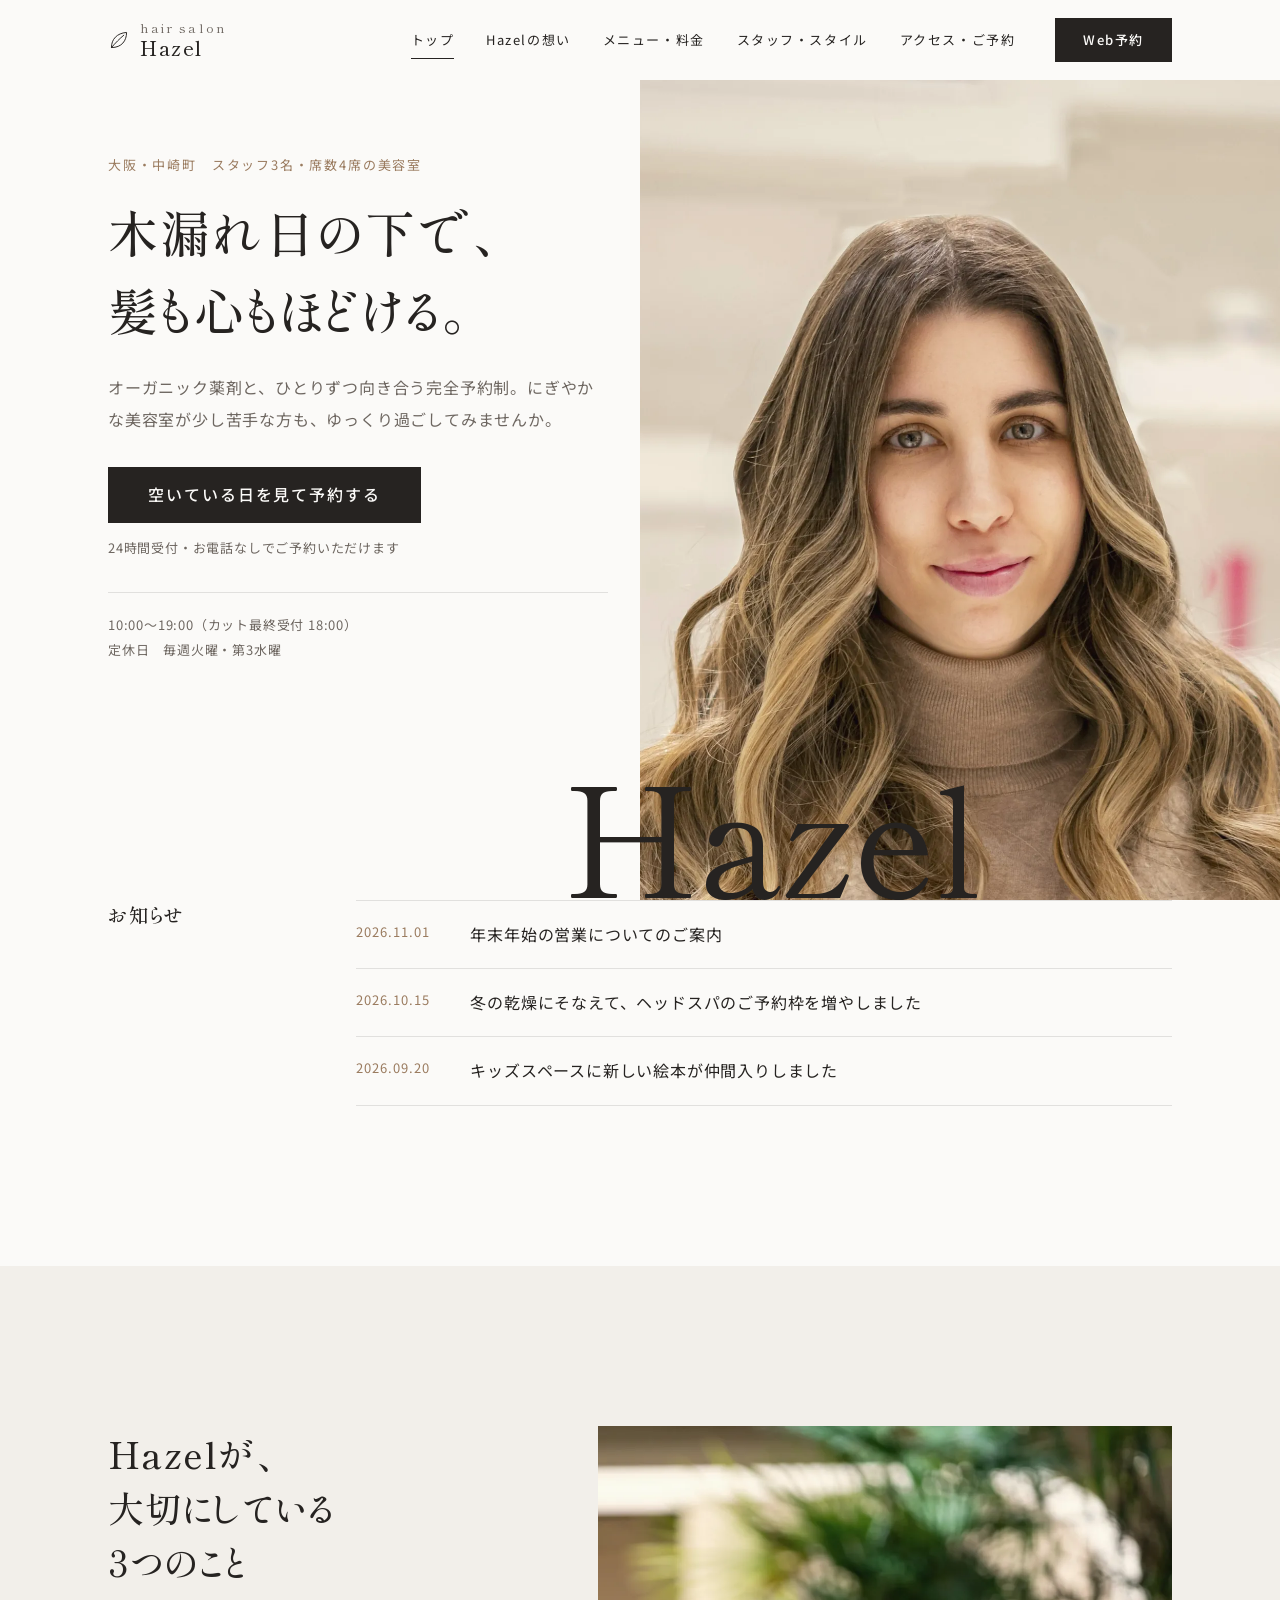
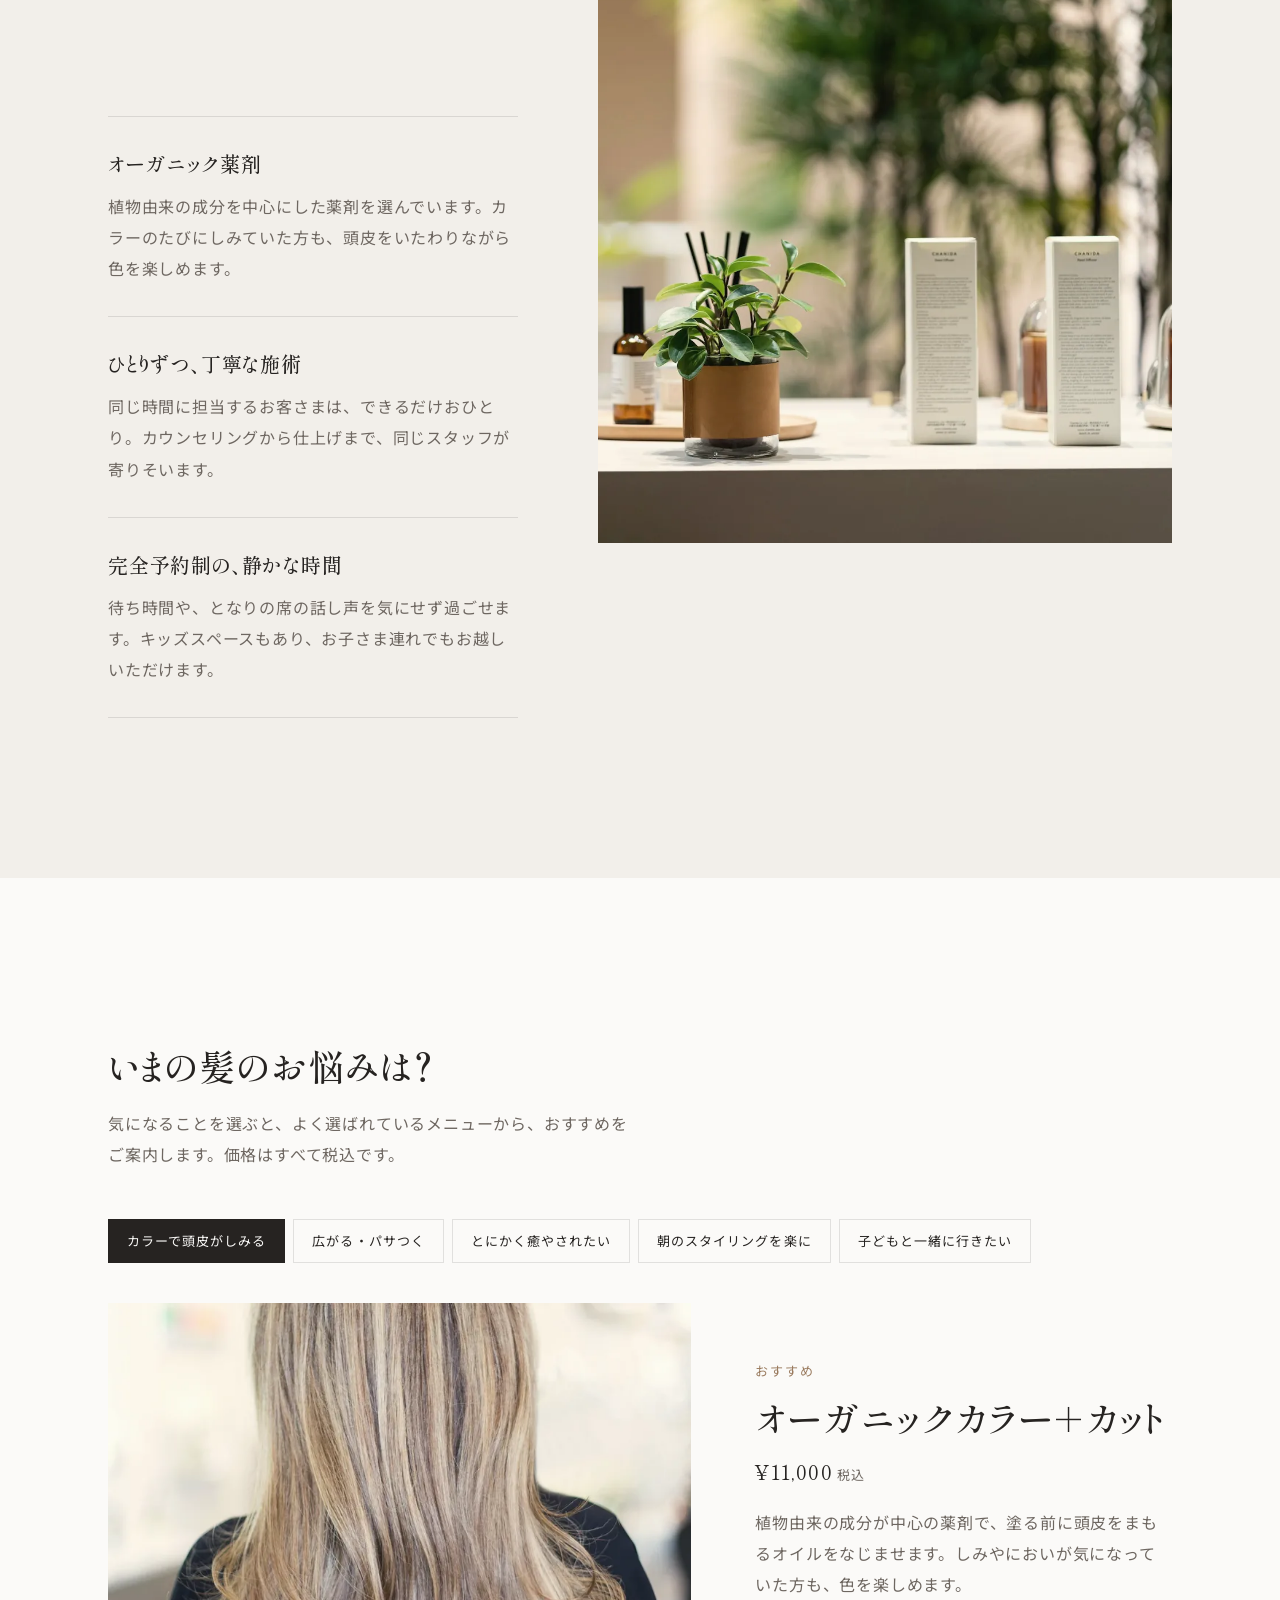
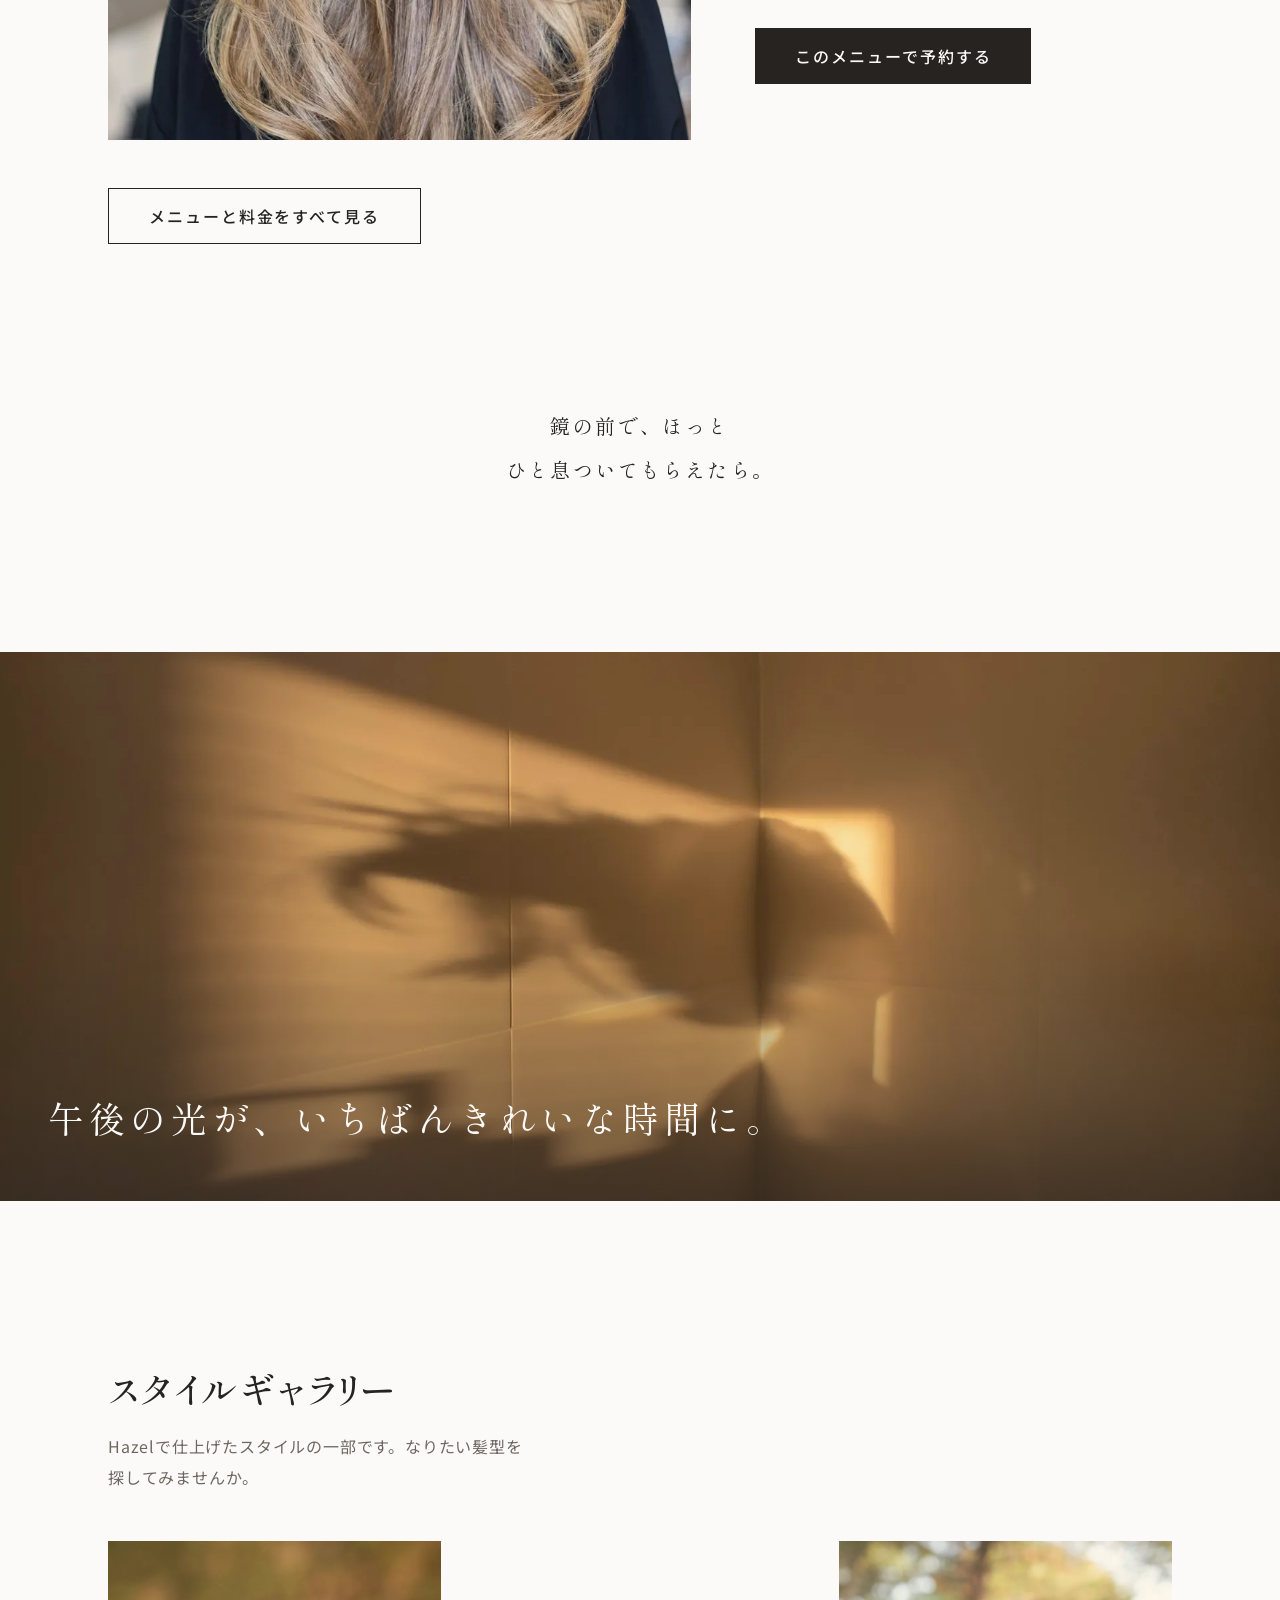
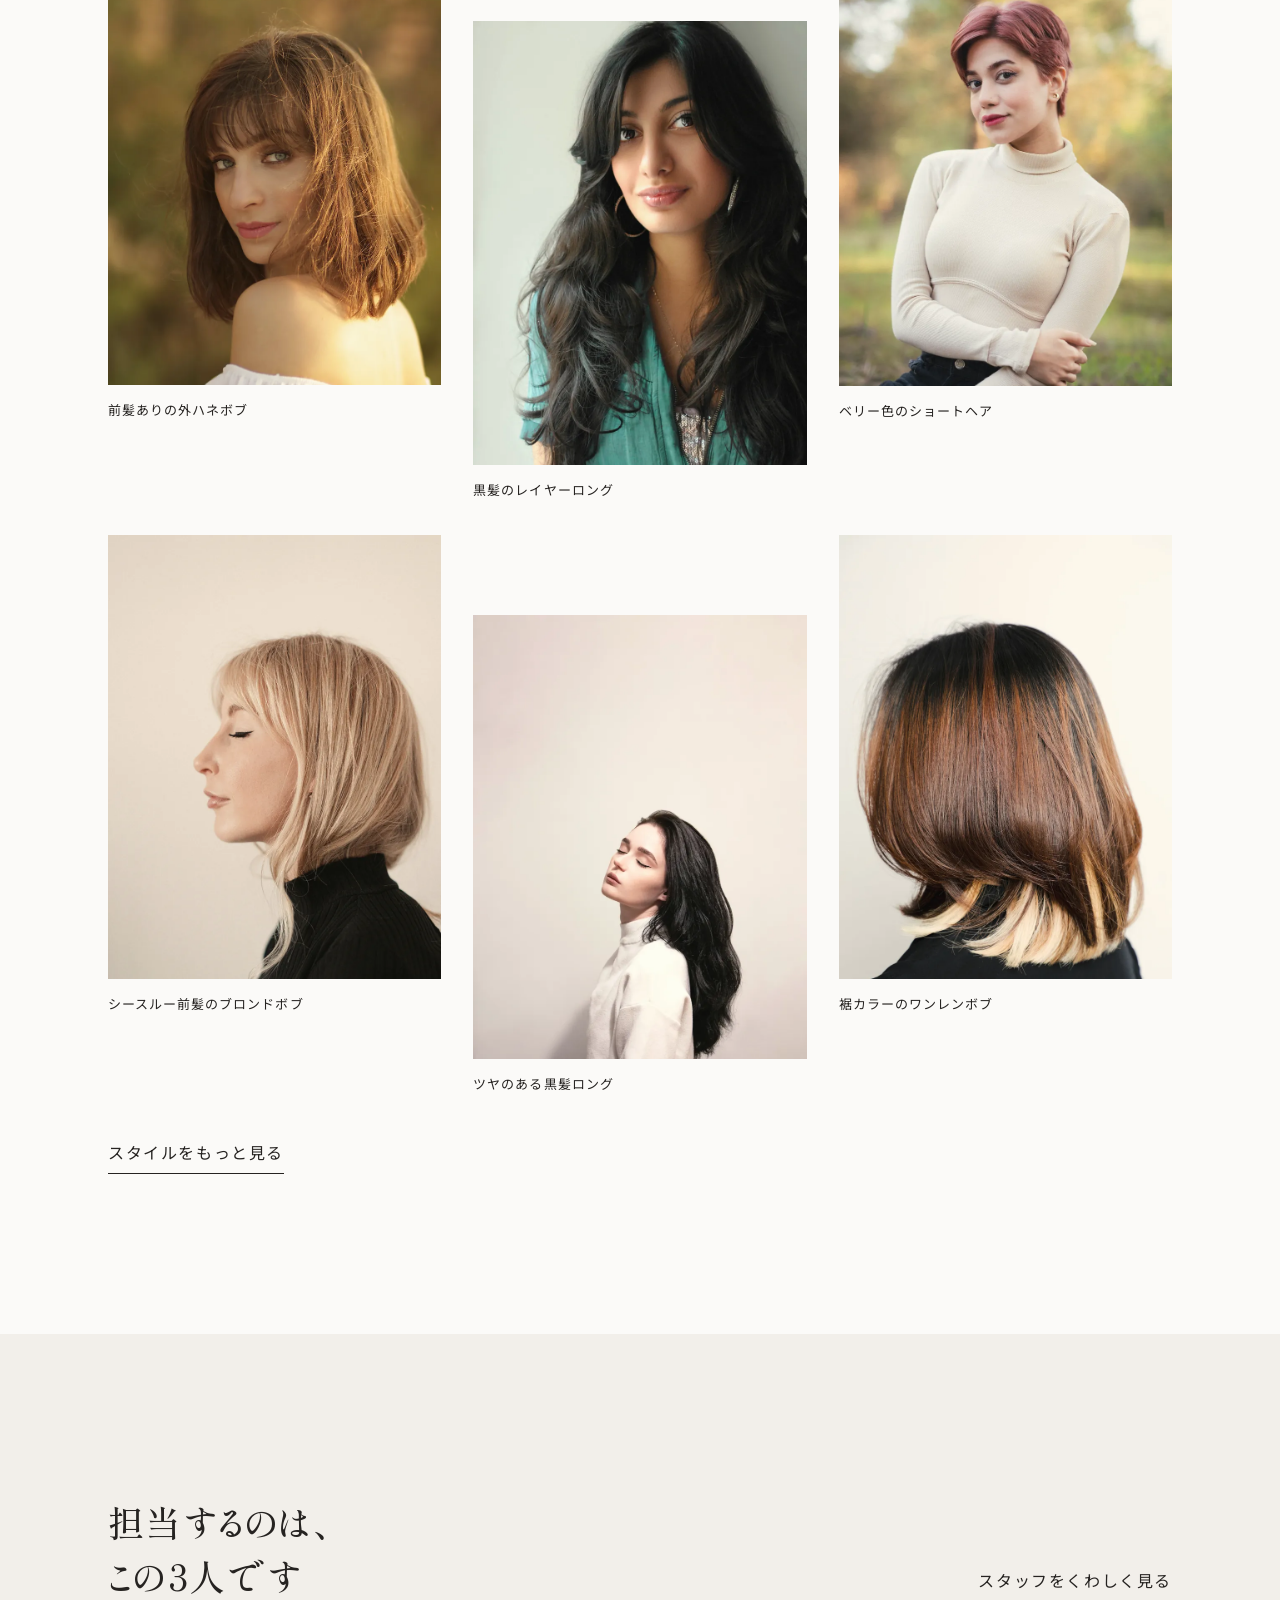
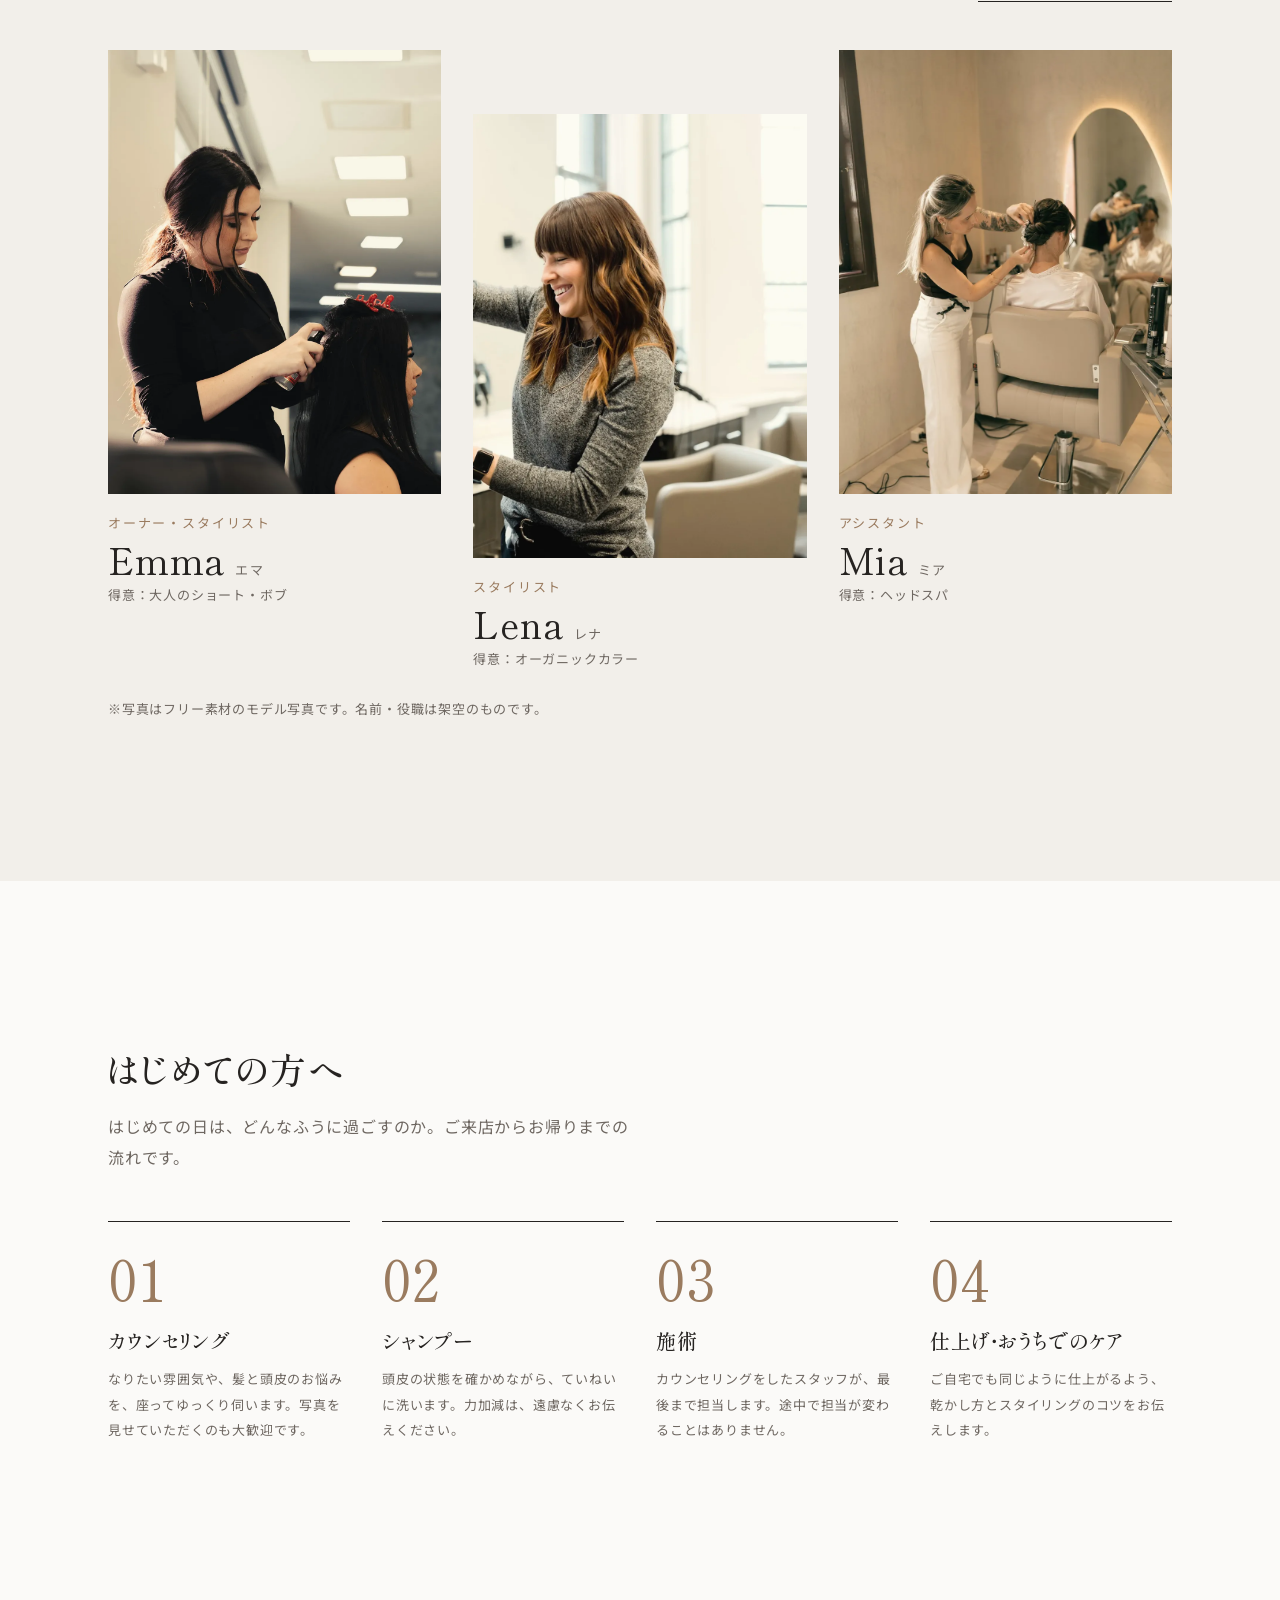
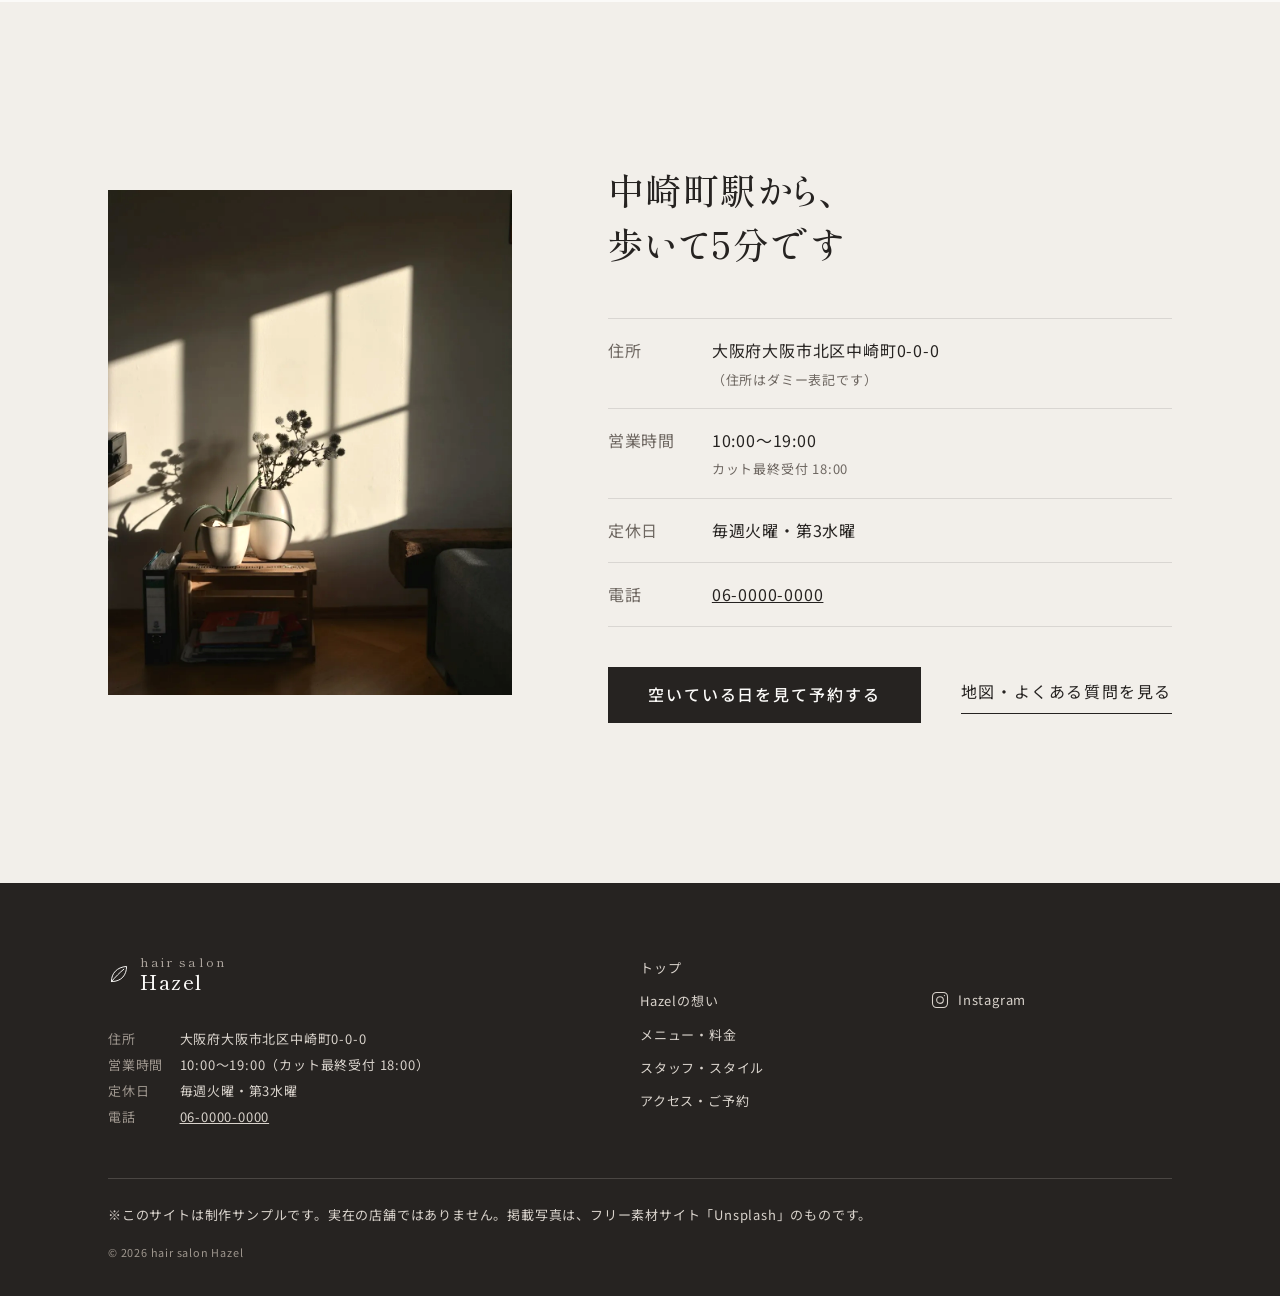
<file: index.html>
<!DOCTYPE html>
<html lang="ja" class="no-js">
<head>
  <meta charset="UTF-8">
  <meta name="viewport" content="width=device-width, initial-scale=1">
  <!-- 制作サンプルなので、検索結果には出さない（ほかの制作サンプルと同じ） -->
  <meta name="robots" content="noindex, nofollow">

  <!-- ここから：検索・SNS向けの設定（SEO・OGP） -->
  <title>hair salon Hazel｜中崎町の完全予約制美容室</title>
  <meta name="description" content="大阪・中崎町の小さな美容室「hair salon Hazel」。オーガニック薬剤で髪と頭皮にやさしく、完全予約制の落ち着いた空間でお迎えします。キッズスペースあり。中崎町駅から徒歩5分。">
  <!-- ※公開先のURL（ポートフォリオの中の制作サンプル）。実際のお店で使うときは、お店のアドレスに書き換えます -->
  <link rel="canonical" href="https://rn-studio.pages.dev/works/hazel/">
  <meta property="og:type" content="website">
  <meta property="og:locale" content="ja_JP">
  <meta property="og:site_name" content="hair salon Hazel">
  <meta property="og:title" content="hair salon Hazel｜中崎町の完全予約制美容室">
  <meta property="og:description" content="木漏れ日の下で、髪も心もほどける。オーガニック薬剤と完全予約制の、中崎町の小さな美容室です。">
  <meta property="og:url" content="https://rn-studio.pages.dev/works/hazel/">
  <meta property="og:image" content="https://rn-studio.pages.dev/works/hazel/images/ogp.jpg">
  <meta name="twitter:card" content="summary_large_image">
  <link rel="icon" href="images/favicon.svg" type="image/svg+xml">

  <!-- ここから：フォント（Google Fonts） -->
  <link rel="preconnect" href="https://fonts.googleapis.com">
  <link rel="preconnect" href="https://fonts.gstatic.com" crossorigin>
  <link href="https://fonts.googleapis.com/css2?family=Noto+Sans+JP:wght@400;500&family=Shippori+Mincho:wght@500&display=swap" rel="stylesheet">

  <link rel="stylesheet" href="css/style.css">
  <script src="js/main.js" defer></script>
</head>
<body>

  <!-- ===================== ここから：ヘッダー（全ページ共通） ===================== -->
  <header class="site-header">
    <div class="container header-inner">
      <!-- ロゴ：葉っぱマーク＋店名 -->
      <a href="index.html" class="logo" aria-label="hair salon Hazel トップページへ">
        <svg class="logo-mark" viewBox="0 0 32 32" aria-hidden="true">
          <path d="M5 27C5 15 13 6 27 5c0 12-7 22-22 22z" fill="none" stroke="currentColor" stroke-width="1.4"/>
          <path d="M5 27C11 20 17 14 23 9" fill="none" stroke="currentColor" stroke-width="1.4" stroke-linecap="round"/>
        </svg>
        <span class="logo-text">
          <span class="logo-sub">hair salon</span>
          <span class="logo-name">Hazel</span>
        </span>
      </a>

      <!-- ハンバーガーボタン（スマホのみ表示） -->
      <button class="menu-toggle" type="button" aria-expanded="false" aria-controls="global-nav" aria-label="メニューを開く">
        <span class="menu-toggle-bar"></span>
        <span class="menu-toggle-bar"></span>
        <span class="menu-toggle-bar"></span>
      </button>

      <!-- メニュー本体 -->
      <nav class="global-nav" id="global-nav" aria-label="メインメニュー">
        <ul class="nav-list">
          <li><a href="index.html" aria-current="page">トップ</a></li>
          <li><a href="concept.html">Hazelの想い</a></li>
          <li><a href="menu.html">メニュー・料金</a></li>
          <li><a href="staff.html">スタッフ・スタイル</a></li>
          <li><a href="access.html">アクセス・ご予約</a></li>
        </ul>
        <div class="nav-reserve">
          <a href="access.html#reserve" class="btn btn--reserve">Web予約</a>
        </div>
        <p class="nav-tel">お電話：<a href="tel:0600000000" class="num">06-0000-0000</a></p>
      </nav>
    </div>
  </header>
  <!-- ===================== ここまで：ヘッダー ===================== -->


  <main>

    <!-- ===================== ここから：メインビジュアル ===================== -->
    <section class="hero" aria-labelledby="hero-title">
      <div class="hero-inner">
        <!-- 写真（一番上なので loading="lazy" は付けない） -->
        <div class="hero-photo">
          <img class="photo" src="images/hero.webp" width="1400" height="1600" alt="ゆるいウェーブのロングヘアで、ベージュのニットを着てほほえむ女性" fetchpriority="high">
        </div>

        <!-- 大きな英字の店名（飾りなので、読み上げソフトには読ませない） -->
        <p class="hero-en" aria-hidden="true">Hazel</p>

        <div class="hero-copy">
          <p class="hero-kicker">大阪・中崎町　スタッフ3名・席数4席の美容室</p>
          <h1 class="hero-title" id="hero-title">
            <span>木漏れ日の下で、</span><br><span>髪も心も</span><span>ほどける。</span>
          </h1>
          <p class="hero-lead">オーガニック薬剤と、ひとりずつ向き合う完全予約制。にぎやかな美容室が少し苦手な方も、ゆっくり過ごしてみませんか。</p>
          <div class="hero-actions">
            <a href="access.html#reserve" class="btn btn--reserve">空いている日を見て予約する</a>
            <p class="hero-assure">24時間受付・お電話なしでご予約いただけます</p>
          </div>
          <p class="hero-meta">
            <span class="num">10:00〜19:00</span>（カット最終受付 <span class="num">18:00</span>）<br>
            定休日　毎週火曜・第3水曜
          </p>
        </div>
      </div>
    </section>
    <!-- ===================== ここまで：メインビジュアル ===================== -->


    <!-- ===================== ここから：お知らせ ===================== -->
    <section class="news" aria-labelledby="news-title">
      <div class="container news-inner">
        <h2 class="news-title" id="news-title">お知らせ</h2>
        <ul class="news-list">
          <li>
            <a href="#">
              <time datetime="2026-11-01" class="num">2026.11.01</time>
              <span class="news-item-title">年末年始の営業についてのご案内</span>
            </a>
          </li>
          <li>
            <a href="#">
              <time datetime="2026-10-15" class="num">2026.10.15</time>
              <span class="news-item-title">冬の乾燥にそなえて、ヘッドスパのご予約枠を増やしました</span>
            </a>
          </li>
          <li>
            <a href="#">
              <time datetime="2026-09-20" class="num">2026.09.20</time>
              <span class="news-item-title">キッズスペースに新しい絵本が仲間入りしました</span>
            </a>
          </li>
        </ul>
      </div>
    </section>
    <!-- ===================== ここまで：お知らせ ===================== -->


    <!-- ===================== ここから：3つのこだわり ===================== -->
    <section class="section section--sub" aria-labelledby="points-title">
      <div class="container points-wrap">
        <div class="section-head reveal">
          <h2 class="section-title" id="points-title">Hazelが、<br>大切にしている<br>3つのこと</h2>
        </div>

        <!-- 大きな写真（スマホでは画面の端まで） -->
        <div class="points-photo reveal">
          <img class="photo" src="images/point-products.webp" width="1000" height="1250" alt="観葉植物と並んだ、ラベルのないヘアケア用品のボトル" loading="lazy" decoding="async">
        </div>

        <ul class="points" data-stagger>
          <li class="point reveal">
            <h3 class="point-title">オーガニック薬剤</h3>
            <p class="point-text">植物由来の成分を中心にした薬剤を選んでいます。カラーのたびにしみていた方も、頭皮をいたわりながら色を楽しめます。</p>
          </li>
          <li class="point reveal">
            <h3 class="point-title">ひとりずつ、丁寧な施術</h3>
            <p class="point-text">同じ時間に担当するお客さまは、できるだけおひとり。カウンセリングから仕上げまで、同じスタッフが寄りそいます。</p>
          </li>
          <li class="point reveal">
            <h3 class="point-title">完全予約制の、静かな時間</h3>
            <p class="point-text">待ち時間や、となりの席の話し声を気にせず過ごせます。キッズスペースもあり、お子さま連れでもお越しいただけます。</p>
          </li>
        </ul>
      </div>
    </section>
    <!-- ===================== ここまで：3つのこだわり ===================== -->


    <!-- ===================== ここから：お悩みから選ぶメニュー（ボタンを押すと、おすすめが切り替わる。動きは js/main.js） ===================== -->
    <section class="section concern" aria-labelledby="concern-title">
      <div class="container">
        <div class="section-head reveal">
          <h2 class="section-title" id="concern-title">いまの髪のお悩みは？</h2>
          <p class="section-lead">気になることを選ぶと、よく選ばれているメニューから、おすすめをご案内します。価格はすべて税込です。</p>
        </div>

        <div class="concern-wrap reveal">
          <!-- お悩みのボタン -->
          <div class="concern-tabs" role="group" aria-label="お悩みを選ぶ">
            <button type="button" class="concern-tab" data-target="concern-1" aria-pressed="true">カラーで頭皮がしみる</button>
            <button type="button" class="concern-tab" data-target="concern-2" aria-pressed="false">広がる・パサつく</button>
            <button type="button" class="concern-tab" data-target="concern-3" aria-pressed="false">とにかく癒やされたい</button>
            <button type="button" class="concern-tab" data-target="concern-4" aria-pressed="false">朝のスタイリングを楽に</button>
            <button type="button" class="concern-tab" data-target="concern-5" aria-pressed="false">子どもと一緒に行きたい</button>
          </div>

          <!-- おすすめのメニュー（JavaScriptが動かないときは、全部並べて見せる） -->
          <div class="concern-panels" aria-live="polite">
            <article class="concern-panel is-active" id="concern-1">
              <div class="concern-photo"><img class="photo" src="images/menu-color.webp" width="900" height="600" alt="ハイライトを入れた、ベージュ系のロングヘアの後ろ姿" loading="lazy" decoding="async"></div>
              <div class="concern-body">
                <p class="concern-label">おすすめ</p>
                <h3 class="concern-name"><span class="nw">オーガニックカラー</span><span class="nw">＋カット</span></h3>
                <p class="concern-price num">¥11,000<small>税込</small></p>
                <p class="concern-text">植物由来の成分が中心の薬剤で、塗る前に頭皮をまもるオイルをなじませます。しみやにおいが気になっていた方も、色を楽しめます。</p>
                <a href="access.html#reserve" class="btn btn--reserve">このメニューで予約する</a>
              </div>
            </article>
            <article class="concern-panel" id="concern-2">
              <div class="concern-photo"><img class="photo" src="images/menu-treatment.webp" width="900" height="600" alt="美容師がドライヤーとブラシで、肩までの髪をブローしている様子" loading="lazy" decoding="async"></div>
              <div class="concern-body">
                <p class="concern-label">おすすめ</p>
                <h3 class="concern-name">髪質改善トリートメント</h3>
                <p class="concern-price num">¥5,500<small>税込</small></p>
                <p class="concern-text">髪の内側にうるおいを届けて、広がりやパサつきをおさえます。朝、ブラシがするっと通る髪に。</p>
                <a href="access.html#reserve" class="btn btn--reserve">このメニューで予約する</a>
              </div>
            </article>
            <article class="concern-panel" id="concern-3">
              <div class="concern-photo"><img class="photo" src="images/menu-spa.webp" width="900" height="600" alt="シャンプー台で目を閉じたお客さまの髪を、美容師が笑顔で洗っている様子" loading="lazy" decoding="async"></div>
              <div class="concern-body">
                <p class="concern-label">おすすめ</p>
                <h3 class="concern-name">ヘッドスパ（30分）</h3>
                <p class="concern-price num">¥4,400<small>税込</small></p>
                <p class="concern-text">頭皮をじっくりほぐす30分。終わるころには、肩までふっと軽くなります。</p>
                <a href="access.html#reserve" class="btn btn--reserve">このメニューで予約する</a>
              </div>
            </article>
            <article class="concern-panel" id="concern-4">
              <div class="concern-photo"><img class="photo" src="images/menu-band-perm.webp" width="1920" height="823" alt="美容師がロッドを使い、ブラウンの髪にパーマを巻いている手元" loading="lazy" decoding="async"></div>
              <div class="concern-body">
                <p class="concern-label">おすすめ</p>
                <h3 class="concern-name"><span class="nw">ダメージレスパーマ</span><span class="nw">＋カット</span></h3>
                <p class="concern-price num">¥13,200<small>税込</small></p>
                <p class="concern-text">髪への負担をおさえたパーマで、手ぐしでまとまる形に。毎朝のアイロンの時間を、少し短くしませんか。</p>
                <a href="access.html#reserve" class="btn btn--reserve">このメニューで予約する</a>
              </div>
            </article>
            <article class="concern-panel" id="concern-5">
              <div class="concern-photo"><img class="photo" src="images/room-kids.webp" width="900" height="1125" alt="絵本とおもちゃが置かれた、店内のキッズスペース" loading="lazy" decoding="async"></div>
              <div class="concern-body">
                <p class="concern-label">おすすめ</p>
                <h3 class="concern-name">キッズカット（小学生まで）</h3>
                <p class="concern-price num">¥2,750<small>税込</small></p>
                <p class="concern-text">店内に絵本とおもちゃのあるキッズスペースがあります。お子さまが遊んでいる間に、ママのカットもどうぞ。</p>
                <a href="access.html#reserve" class="btn btn--reserve">このメニューで予約する</a>
              </div>
            </article>
          </div>
        </div>

        <div class="menu-more reveal">
          <a href="menu.html" class="btn btn--line">メニューと料金をすべて見る</a>
        </div>
      </div>
    </section>
    <!-- ===================== ここまで：お悩みから選ぶメニュー ===================== -->


    <!-- ===================== ここから：一文だけの余白＋端まで広げる写真 ===================== -->
    <section class="breath" aria-label="Hazelからのひとこと">
      <div class="container reveal">
        <p class="breath-text">鏡の前で、ほっと<br>ひと息ついてもらえたら。</p>
      </div>

      <!-- 写真の上に一文を重ねる -->
      <div class="wide-photo reveal">
        <img class="photo" src="images/wide.webp" width="1920" height="823" alt="あたたかい日差しが白い壁に差し込み、植物の葉の影が落ちている様子" loading="lazy" decoding="async">
        <p class="wide-photo-caption">午後の光が、<span class="nw">いちばんきれいな時間に。</span></p>
      </div>
    </section>
    <!-- ===================== ここまで：一文だけの余白＋端まで広げる写真 ===================== -->


    <!-- ===================== ここから：スタイルギャラリー ===================== -->
    <section class="section" aria-labelledby="gallery-title">
      <div class="container">
        <div class="section-head reveal">
          <h2 class="section-title" id="gallery-title">スタイルギャラリー</h2>
          <p class="section-lead">Hazelで仕上げたスタイルの一部です。なりたい髪型を探してみませんか。</p>
        </div>

        <ul class="gallery" data-stagger>
          <li class="reveal">
            <div class="gallery-photo"><img class="photo" src="images/style-bob-1.webp" width="800" height="1067" alt="前髪のある、あたたかいブラウンの外ハネボブ" loading="lazy" decoding="async"></div>
            <p class="gallery-caption">前髪ありの外ハネボブ</p>
          </li>
          <li class="reveal">
            <div class="gallery-photo"><img class="photo" src="images/style-long-1.webp" width="800" height="1067" alt="顔まわりにレイヤーを入れた、黒髪のロングヘア" loading="lazy" decoding="async"></div>
            <p class="gallery-caption">黒髪のレイヤーロング</p>
          </li>
          <li class="reveal">
            <div class="gallery-photo"><img class="photo" src="images/style-short.webp" width="800" height="1067" alt="ベリー色に染めたショートヘアの女性" loading="lazy" decoding="async"></div>
            <p class="gallery-caption">ベリー色のショートヘア</p>
          </li>
          <li class="reveal">
            <div class="gallery-photo"><img class="photo" src="images/style-bob-2.webp" width="800" height="1067" alt="シースルー前髪の、明るいブロンドのボブを横から見たところ" loading="lazy" decoding="async"></div>
            <p class="gallery-caption">シースルー前髪のブロンドボブ</p>
          </li>
          <li class="reveal">
            <div class="gallery-photo"><img class="photo" src="images/style-long-2.webp" width="800" height="1067" alt="白い背景の前で目を閉じた、ツヤのある黒髪のロングヘア" loading="lazy" decoding="async"></div>
            <p class="gallery-caption">ツヤのある黒髪ロング</p>
          </li>
          <li class="reveal">
            <div class="gallery-photo"><img class="photo" src="images/style-bob-3.webp" width="800" height="1067" alt="毛先の内側だけ明るく染めた、ブラウンのボブの後ろ姿" loading="lazy" decoding="async"></div>
            <p class="gallery-caption">裾カラーのワンレンボブ</p>
          </li>
        </ul>
        <p class="gallery-hint">横にスクロールして、ほかのスタイルも見られます</p>

        <div class="gallery-more reveal">
          <a href="staff.html#styles" class="text-link">スタイルをもっと見る</a>
        </div>
      </div>
    </section>
    <!-- ===================== ここまで：スタイルギャラリー ===================== -->


    <!-- ===================== ここから：スタッフ紹介（スマホは横にスクロール） ===================== -->
    <section class="section section--sub" aria-labelledby="team-title">
      <div class="container">
        <div class="section-head team-head reveal">
          <div>
            <h2 class="section-title" id="team-title">担当するのは、<br>この3人です</h2>
          </div>
          <a href="staff.html" class="text-link">スタッフをくわしく見る</a>
        </div>

        <ul class="team" data-stagger>
          <li class="reveal">
            <a href="staff.html" class="team-card">
              <span class="team-photo"><img class="photo" src="images/staff-1.webp" width="1200" height="1500" alt="髪を後ろでまとめた黒い服のスタイリストが、お客さまの髪を仕上げている様子" loading="lazy" decoding="async"></span>
              <span class="team-role">オーナー・スタイリスト</span>
              <span class="team-name">Emma<small>エマ</small></span>
              <span class="team-good">得意：大人のショート・ボブ</span>
            </a>
          </li>
          <li class="reveal">
            <a href="staff.html" class="team-card">
              <span class="team-photo"><img class="photo" src="images/staff-2.webp" width="900" height="1200" alt="窓の光が入る店内で、前髪ありのロングヘアのスタイリストが笑っている様子" loading="lazy" decoding="async"></span>
              <span class="team-role">スタイリスト</span>
              <span class="team-name">Lena<small>レナ</small></span>
              <span class="team-good">得意：オーガニックカラー</span>
            </a>
          </li>
          <li class="reveal">
            <a href="staff.html" class="team-card">
              <span class="team-photo"><img class="photo" src="images/staff-3.webp" width="900" height="1125" alt="白いパンツ姿のスタイリストが、鏡の前でお客さまの髪をまとめている様子" loading="lazy" decoding="async"></span>
              <span class="team-role">アシスタント</span>
              <span class="team-name">Mia<small>ミア</small></span>
              <span class="team-good">得意：ヘッドスパ</span>
            </a>
          </li>
        </ul>
        <p class="team-note">※写真はフリー素材のモデル写真です。名前・役職は架空のものです。</p>
      </div>
    </section>
    <!-- ===================== ここまで：スタッフ紹介 ===================== -->


    <!-- ===================== ここから：はじめての方へ（ご来店の流れ） ===================== -->
    <section class="section flow" aria-labelledby="flow-title">
      <div class="container flow-wrap">
        <div class="section-head reveal">
          <h2 class="section-title" id="flow-title">はじめての方へ</h2>
          <p class="section-lead">はじめての日は、どんなふうに過ごすのか。ご来店からお帰りまでの流れです。</p>
        </div>

        <ol class="flow-list" data-stagger>
          <li class="flow-step reveal">
            <p class="flow-num" aria-hidden="true">01</p>
            <div>
              <h3 class="flow-title">カウンセリング</h3>
              <p class="flow-text">なりたい雰囲気や、髪と頭皮のお悩みを、座ってゆっくり伺います。写真を見せていただくのも大歓迎です。</p>
            </div>
          </li>
          <li class="flow-step reveal">
            <p class="flow-num" aria-hidden="true">02</p>
            <div>
              <h3 class="flow-title">シャンプー</h3>
              <p class="flow-text">頭皮の状態を確かめながら、ていねいに洗います。力加減は、遠慮なくお伝えください。</p>
            </div>
          </li>
          <li class="flow-step reveal">
            <p class="flow-num" aria-hidden="true">03</p>
            <div>
              <h3 class="flow-title">施術</h3>
              <p class="flow-text">カウンセリングをしたスタッフが、最後まで担当します。途中で担当が変わることはありません。</p>
            </div>
          </li>
          <li class="flow-step reveal">
            <p class="flow-num" aria-hidden="true">04</p>
            <div>
              <h3 class="flow-title">仕上げ・おうちでのケア</h3>
              <p class="flow-text">ご自宅でも同じように仕上がるよう、乾かし方とスタイリングのコツをお伝えします。</p>
            </div>
          </li>
        </ol>
      </div>
    </section>
    <!-- ===================== ここまで：はじめての方へ ===================== -->


    <!-- ===================== ここから：アクセス概要＋予約 ===================== -->
    <section class="section section--sub" aria-labelledby="access-title">
      <div class="container access-grid">
        <div class="access-photo reveal">
          <img class="photo" src="images/access.webp" width="1000" height="1250" alt="窓からの光が白い壁に落ち、小さな植物と木の台が置かれた部屋" loading="lazy" decoding="async">
        </div>

        <div class="reveal">
          <div class="section-head">
            <h2 class="section-title" id="access-title">中崎町駅から、<br>歩いて5分です</h2>
          </div>
          <table class="info-table">
            <tr>
              <th scope="row">住所</th>
              <td>大阪府大阪市北区<span class="nw">中崎町0-0-0</span><span class="info-note">（住所はダミー表記です）</span></td>
            </tr>
            <tr>
              <th scope="row">営業時間</th>
              <td class="num">10:00〜19:00<span class="info-note">カット最終受付 18:00</span></td>
            </tr>
            <tr>
              <th scope="row">定休日</th>
              <td>毎週火曜・第3水曜</td>
            </tr>
            <tr>
              <th scope="row">電話</th>
              <td><a href="tel:0600000000" class="num">06-0000-0000</a></td>
            </tr>
          </table>

          <div class="access-actions">
            <a href="access.html#reserve" class="btn btn--reserve">空いている日を見て予約する</a>
            <a href="access.html" class="text-link">地図・よくある質問を見る</a>
          </div>
        </div>
      </div>
    </section>
    <!-- ===================== ここまで：アクセス概要＋予約 ===================== -->

  </main>


  <!-- ===================== ここから：フッター（全ページ共通） ===================== -->
  <footer class="site-footer">
    <div class="container">
      <div class="footer-top">
        <div>
          <a href="index.html" class="logo" aria-label="hair salon Hazel トップページへ">
            <svg class="logo-mark" viewBox="0 0 32 32" aria-hidden="true">
              <path d="M5 27C5 15 13 6 27 5c0 12-7 22-22 22z" fill="none" stroke="currentColor" stroke-width="1.4"/>
              <path d="M5 27C11 20 17 14 23 9" fill="none" stroke="currentColor" stroke-width="1.4" stroke-linecap="round"/>
            </svg>
            <span class="logo-text">
              <span class="logo-sub">hair salon</span>
              <span class="logo-name">Hazel</span>
            </span>
          </a>
          <dl class="footer-info">
            <dt>住所</dt><dd>大阪府大阪市北区中崎町0-0-0</dd>
            <dt>営業時間</dt><dd class="num">10:00〜19:00<span class="nw">（カット最終受付 18:00）</span></dd>
            <dt>定休日</dt><dd>毎週火曜・第3水曜</dd>
            <dt>電話</dt><dd><a href="tel:0600000000" class="num">06-0000-0000</a></dd>
          </dl>
        </div>

        <ul class="footer-nav">
          <li><a href="index.html">トップ</a></li>
          <li><a href="concept.html">Hazelの想い</a></li>
          <li><a href="menu.html">メニュー・料金</a></li>
          <li><a href="staff.html">スタッフ・スタイル</a></li>
          <li><a href="access.html">アクセス・ご予約</a></li>
        </ul>

        <div class="footer-sns">
          <a href="#" aria-label="Instagram（準備中）">
            <svg viewBox="0 0 24 24" fill="none" stroke="currentColor" stroke-width="1.3" aria-hidden="true"><rect x="3" y="3" width="18" height="18" rx="5"/><circle cx="12" cy="12" r="4"/><circle cx="17.3" cy="6.7" r="0.8" fill="currentColor" stroke="none"/></svg>
            Instagram
          </a>
        </div>
      </div>

      <!-- 制作サンプルの注記（必ず表示） -->
      <p class="footer-note">※このサイトは制作サンプルです。実在の店舗ではありません。掲載写真は、フリー素材サイト「Unsplash」のものです。</p>

      <div class="footer-bottom">
        <small>&copy; <span id="year" class="num">2026</span> hair salon Hazel</small>
      </div>
    </div>
  </footer>
  <!-- ===================== ここまで：フッター ===================== -->


  <!-- ===================== ここから：スマホ用の固定ボタン（画面下） ===================== -->
  <div class="bottom-bar">
    <a href="tel:0600000000" class="bottom-bar-tel">
      <svg viewBox="0 0 24 24" fill="none" stroke="currentColor" stroke-width="1.3" stroke-linecap="round" stroke-linejoin="round" aria-hidden="true"><path d="M5 4h3l2 5-2.5 1.5a11 11 0 0 0 6 6L15 14l5 2v3a2 2 0 0 1-2 2A16 16 0 0 1 3 6a2 2 0 0 1 2-2"/></svg>
      電話する
    </a>
    <a href="access.html#reserve" class="bottom-bar-reserve">
      <svg viewBox="0 0 24 24" fill="none" stroke="currentColor" stroke-width="1.3" stroke-linecap="round" stroke-linejoin="round" aria-hidden="true"><rect x="3.5" y="5" width="17" height="15" rx="1"/><path d="M3.5 10h17M8 3v4M16 3v4"/></svg>
      Web予約
    </a>
  </div>

</body>
</html>
</file>
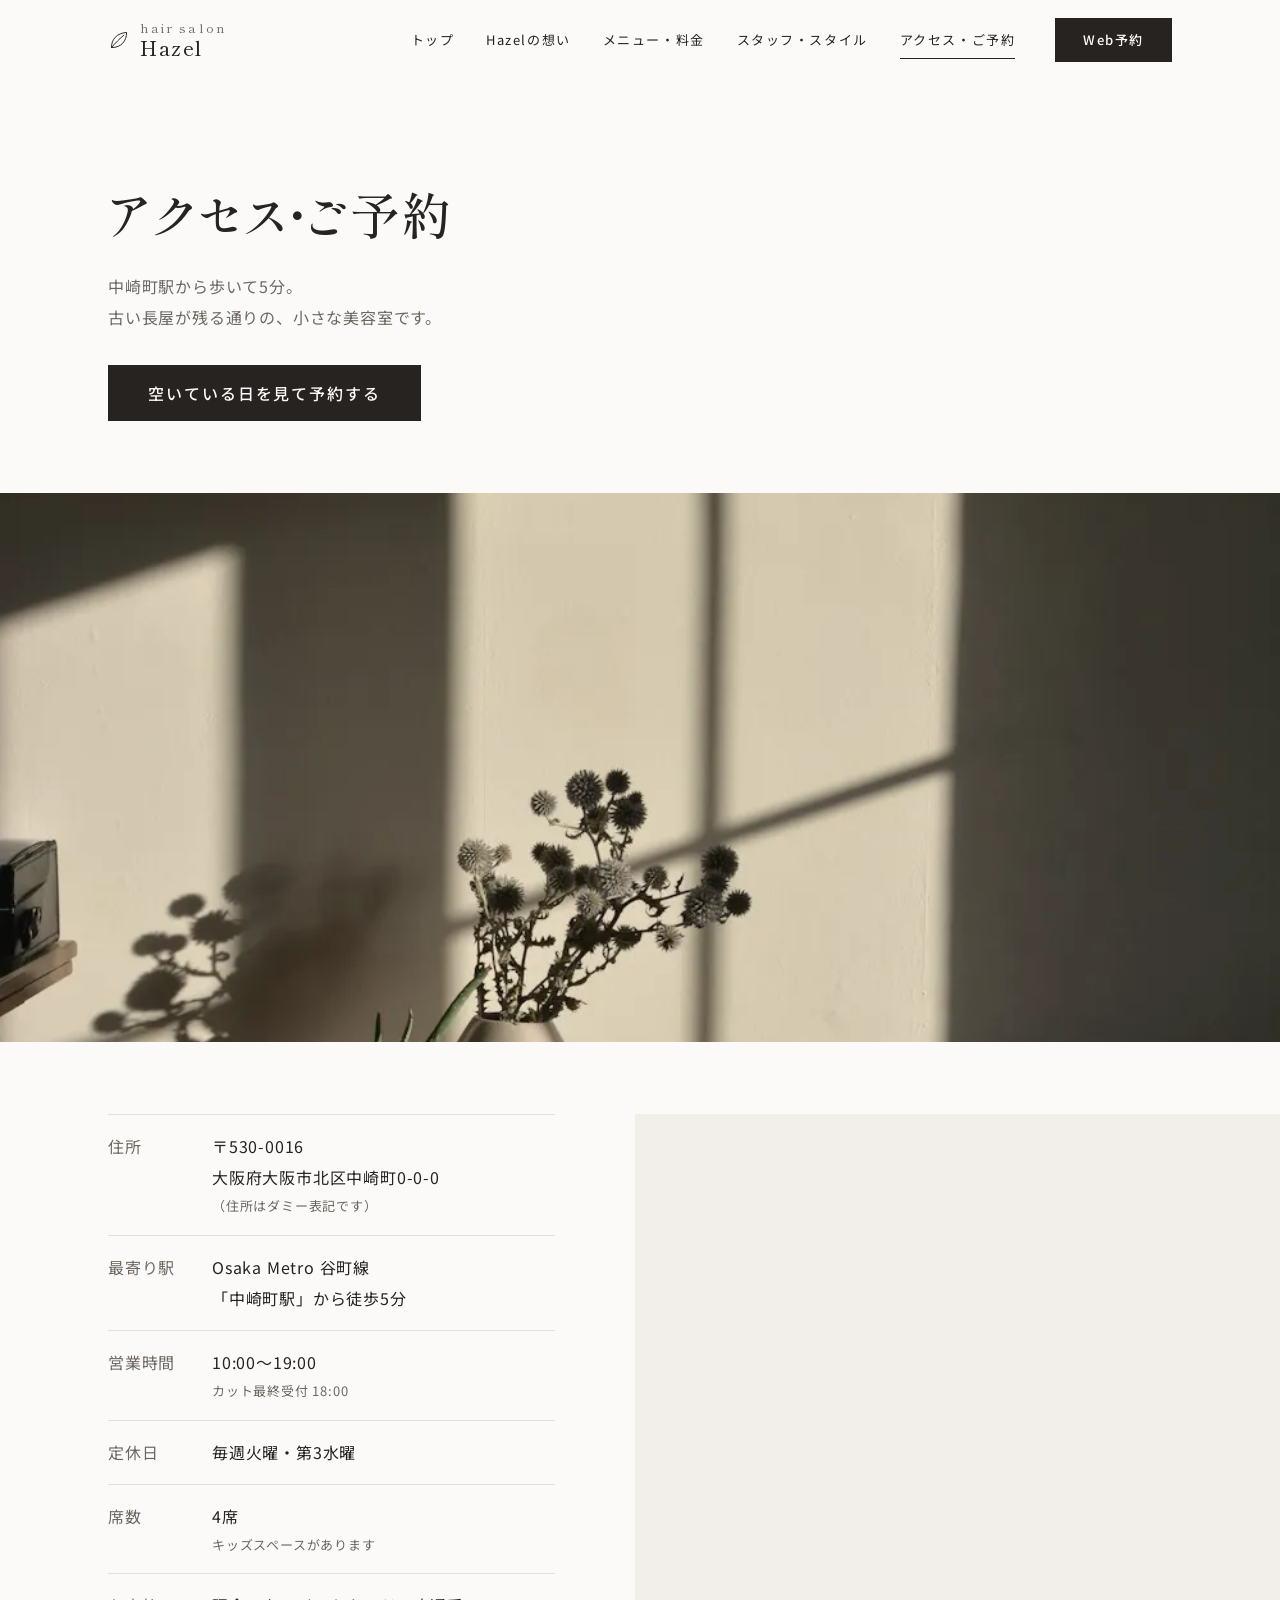
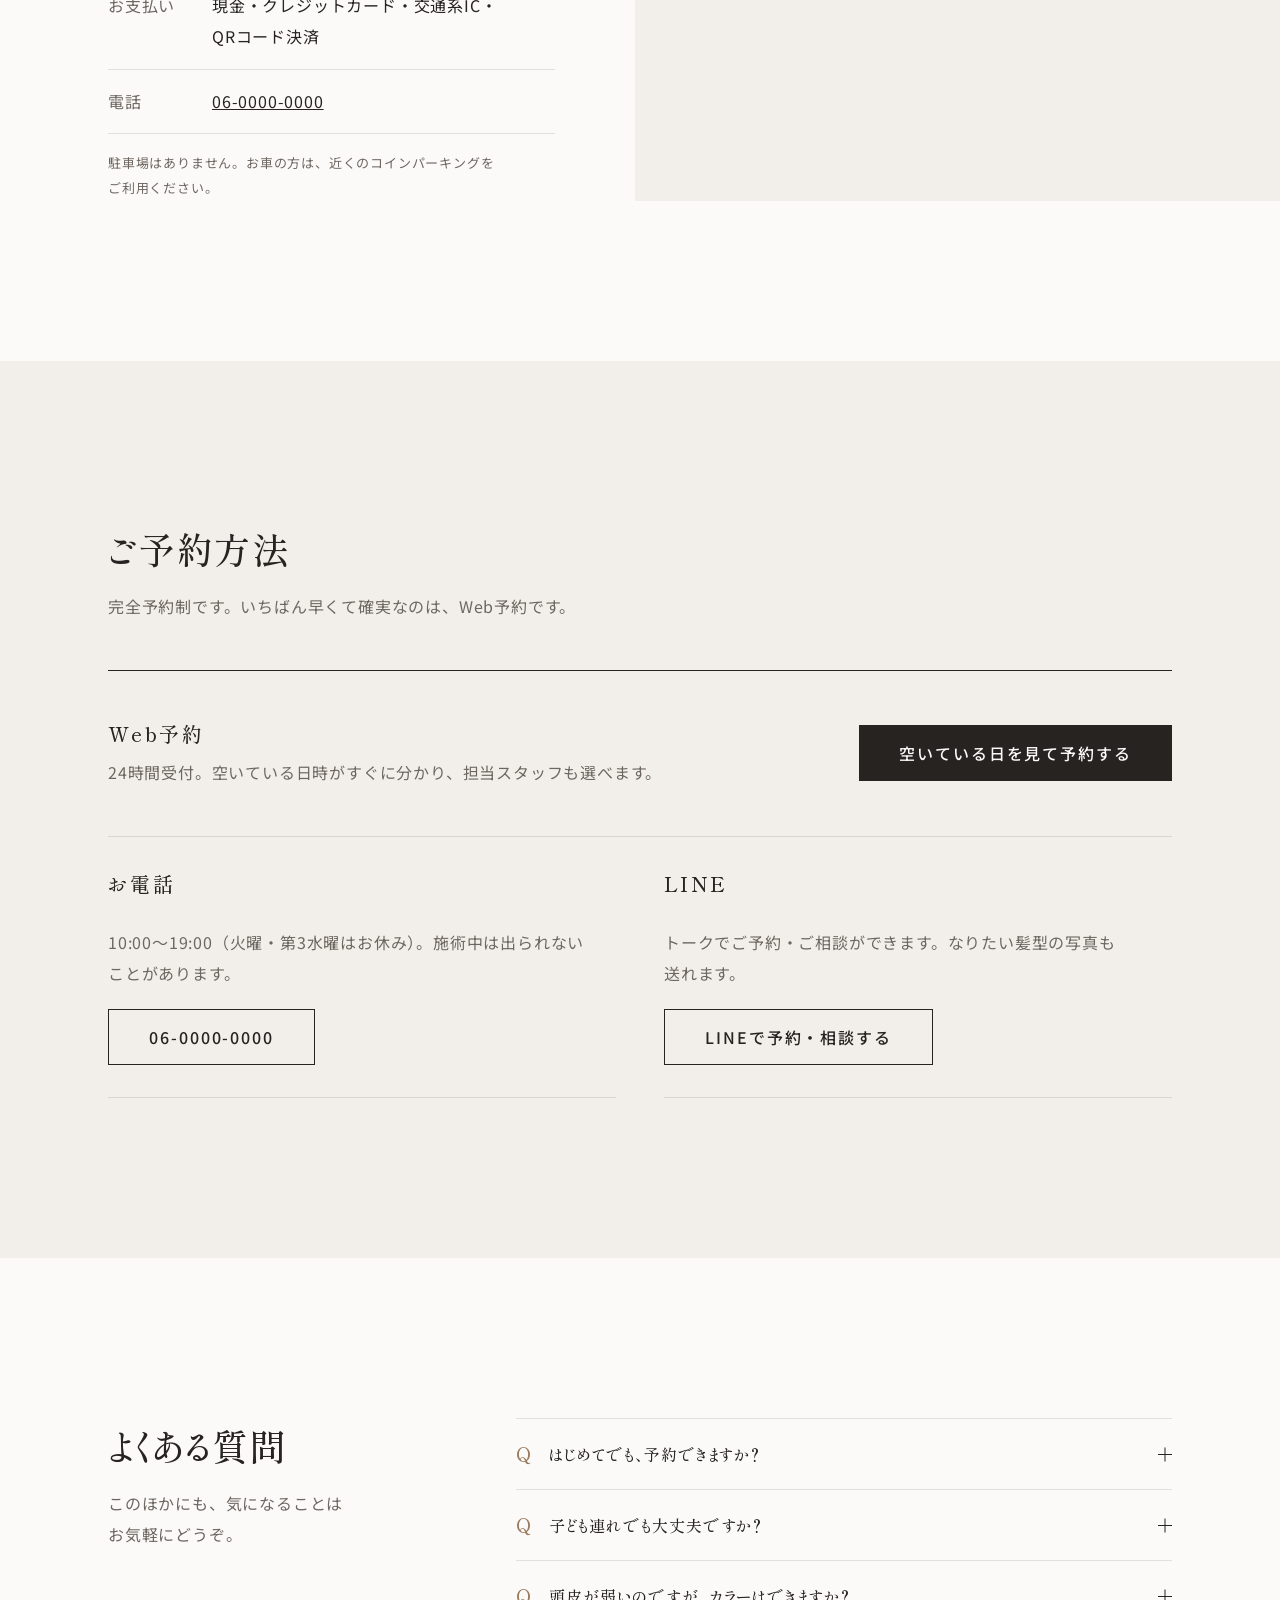
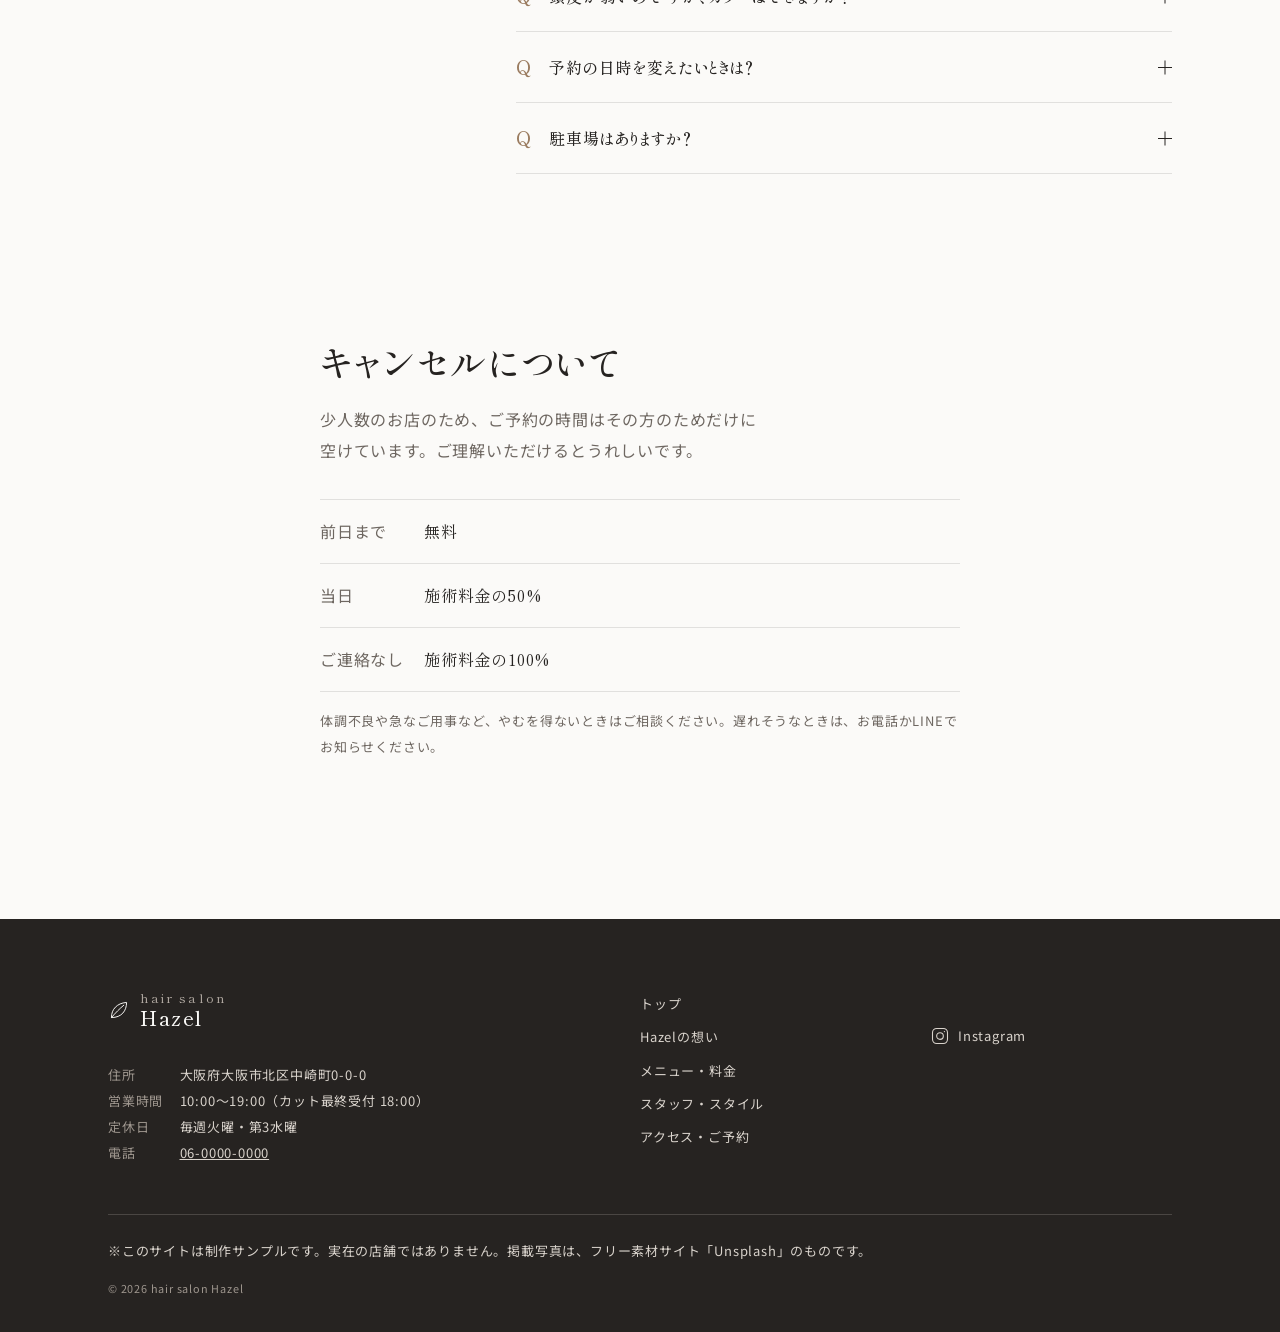
<file: access.html>
<!DOCTYPE html>
<html lang="ja" class="no-js">
<head>
  <meta charset="UTF-8">
  <meta name="viewport" content="width=device-width, initial-scale=1">
  <!-- 制作サンプルなので、検索結果には出さない（ほかの制作サンプルと同じ） -->
  <meta name="robots" content="noindex, nofollow">

  <!-- ここから：検索・SNS向けの設定（SEO・OGP） -->
  <title>アクセス・ご予約｜hair salon Hazel（中崎町）</title>
  <meta name="description" content="大阪・中崎町の美容室「hair salon Hazel」へのアクセスとご予約方法です。中崎町駅から徒歩5分。Web予約・電話・LINEでご予約いただけます。よくある質問とキャンセルについても載せています。">
  <!-- ※公開先のURL（ポートフォリオの中の制作サンプル）。実際のお店で使うときは、お店のアドレスに書き換えます -->
  <link rel="canonical" href="https://rn-studio.pages.dev/works/hazel/access.html">
  <meta property="og:type" content="website">
  <meta property="og:locale" content="ja_JP">
  <meta property="og:site_name" content="hair salon Hazel">
  <meta property="og:title" content="アクセス・ご予約｜hair salon Hazel（中崎町）">
  <meta property="og:description" content="中崎町駅から徒歩5分。地図・営業時間・ご予約方法（Web・電話・LINE）・よくある質問をまとめています。">
  <meta property="og:url" content="https://rn-studio.pages.dev/works/hazel/access.html">
  <meta property="og:image" content="https://rn-studio.pages.dev/works/hazel/images/ogp.jpg">
  <meta name="twitter:card" content="summary_large_image">
  <link rel="icon" href="images/favicon.svg" type="image/svg+xml">

  <!-- ここから：フォント（Google Fonts） -->
  <link rel="preconnect" href="https://fonts.googleapis.com">
  <link rel="preconnect" href="https://fonts.gstatic.com" crossorigin>
  <link href="https://fonts.googleapis.com/css2?family=Noto+Sans+JP:wght@400;500&family=Shippori+Mincho:wght@500&display=swap" rel="stylesheet">

  <link rel="stylesheet" href="css/style.css">
  <script src="js/main.js" defer></script>
</head>
<body>

  <!-- ===================== ここから：ヘッダー（全ページ共通） ===================== -->
  <header class="site-header">
    <div class="container header-inner">
      <!-- ロゴ：葉っぱマーク＋店名 -->
      <a href="index.html" class="logo" aria-label="hair salon Hazel トップページへ">
        <svg class="logo-mark" viewBox="0 0 32 32" aria-hidden="true">
          <path d="M5 27C5 15 13 6 27 5c0 12-7 22-22 22z" fill="none" stroke="currentColor" stroke-width="1.4"/>
          <path d="M5 27C11 20 17 14 23 9" fill="none" stroke="currentColor" stroke-width="1.4" stroke-linecap="round"/>
        </svg>
        <span class="logo-text">
          <span class="logo-sub">hair salon</span>
          <span class="logo-name">Hazel</span>
        </span>
      </a>

      <!-- ハンバーガーボタン（スマホのみ表示） -->
      <button class="menu-toggle" type="button" aria-expanded="false" aria-controls="global-nav" aria-label="メニューを開く">
        <span class="menu-toggle-bar"></span>
        <span class="menu-toggle-bar"></span>
        <span class="menu-toggle-bar"></span>
      </button>

      <!-- メニュー本体 -->
      <nav class="global-nav" id="global-nav" aria-label="メインメニュー">
        <ul class="nav-list">
          <li><a href="index.html">トップ</a></li>
          <li><a href="concept.html">Hazelの想い</a></li>
          <li><a href="menu.html">メニュー・料金</a></li>
          <li><a href="staff.html">スタッフ・スタイル</a></li>
          <li><a href="access.html" aria-current="page">アクセス・ご予約</a></li>
        </ul>
        <div class="nav-reserve">
          <a href="access.html#reserve" class="btn btn--reserve">Web予約</a>
        </div>
        <p class="nav-tel">お電話：<a href="tel:0600000000" class="num">06-0000-0000</a></p>
      </nav>
    </div>
  </header>
  <!-- ===================== ここまで：ヘッダー ===================== -->


  <main>

    <!-- ===================== ここから：ページタイトル ===================== -->
    <section class="page-intro" aria-labelledby="page-title">
      <div class="container">
        <h1 class="page-intro-title" id="page-title">アクセス・ご予約</h1>
        <p class="page-intro-lead">中崎町駅から歩いて5分。<br><span class="nw">古い長屋が残る通りの、</span><span class="nw">小さな美容室です。</span></p>
        <a href="#reserve" class="btn btn--reserve page-intro-btn">空いている日を見て予約する</a>
      </div>
      <!-- 画面の端まで広げた写真 -->
      <div class="access-hero reveal">
        <img class="photo" src="images/access.webp" width="1000" height="1250" alt="窓からの光が白い壁に落ち、小さな植物と木の台が置かれた部屋" fetchpriority="high">
      </div>
    </section>
    <!-- ===================== ここまで：ページタイトル ===================== -->


    <!-- ===================== ここから：店舗情報と地図 ===================== -->
    <section class="section access-info" aria-labelledby="info-title">
      <div class="container access-info-grid">
        <div class="reveal">
          <h2 class="visually-hidden" id="info-title">店舗情報</h2>
          <table class="info-table">
            <tr>
              <th scope="row">住所</th>
              <td>〒530-0016<br>大阪府大阪市北区<span class="nw">中崎町0-0-0</span><span class="info-note">（住所はダミー表記です）</span></td>
            </tr>
            <tr>
              <th scope="row">最寄り駅</th>
              <td>Osaka Metro 谷町線<br><span class="nw">「中崎町駅」から</span><span class="nw">徒歩5分</span></td>
            </tr>
            <tr>
              <th scope="row">営業時間</th>
              <td class="num">10:00〜19:00<span class="info-note">カット最終受付 18:00</span></td>
            </tr>
            <tr>
              <th scope="row">定休日</th>
              <td>毎週火曜・第3水曜</td>
            </tr>
            <tr>
              <th scope="row">席数</th>
              <td>4席<span class="info-note">キッズスペースがあります</span></td>
            </tr>
            <tr>
              <th scope="row">お支払い</th>
              <td>現金・クレジットカード・<span class="nw">交通系IC・</span><span class="nw">QRコード決済</span></td>
            </tr>
            <tr>
              <th scope="row">電話</th>
              <td><a href="tel:0600000000" class="num">06-0000-0000</a></td>
            </tr>
          </table>
          <p class="access-note">駐車場はありません。お車の方は、近くのコインパーキングをご利用ください。</p>
        </div>

        <!-- 地図（Googleマップ）。お店の印は立てず、中崎町駅のまわりを表示しています -->
        <div class="access-map reveal">
          <iframe src="https://maps.google.com/maps?ll=34.70718,135.50513&amp;z=16&amp;hl=ja&amp;output=embed" title="中崎町駅周辺の地図" loading="lazy" referrerpolicy="no-referrer-when-downgrade" allowfullscreen></iframe>
        </div>
      </div>
    </section>
    <!-- ===================== ここまで：店舗情報と地図 ===================== -->


    <!-- ===================== ここから：ご予約方法（ボタンのリンク先は、実際の予約ページができたら差し替える） ===================== -->
    <section class="section section--sub" id="reserve" aria-labelledby="reserve-title">
      <div class="container">
        <div class="section-head reveal">
          <h2 class="section-title" id="reserve-title">ご予約方法</h2>
          <p class="section-lead">完全予約制です。いちばん早くて確実なのは、Web予約です。</p>
        </div>

        <!-- いちばんおすすめ：Web予約（大きく） -->
        <div class="reserve-main reveal">
          <div>
            <h3 class="reserve-name">Web予約</h3>
            <p class="reserve-text">24時間受付。空いている日時がすぐに分かり、担当スタッフも選べます。</p>
          </div>
          <a href="#" class="btn btn--reserve">空いている日を見て予約する</a>
        </div>

        <!-- ほかの方法：電話・LINE -->
        <div class="reserve-sub" data-stagger>
          <div class="reserve-item reveal">
            <h3 class="reserve-name">お電話</h3>
            <p class="reserve-text">10:00〜19:00（火曜・第3水曜はお休み）。施術中は出られないことがあります。</p>
            <a href="tel:0600000000" class="btn btn--line num">06-0000-0000</a>
          </div>
          <div class="reserve-item reveal">
            <h3 class="reserve-name">LINE</h3>
            <p class="reserve-text">トークでご予約・ご相談ができます。なりたい髪型の写真も送れます。</p>
            <a href="#" class="btn btn--line">LINEで予約・相談する</a>
          </div>
        </div>
      </div>
    </section>
    <!-- ===================== ここまで：ご予約方法 ===================== -->


    <!-- ===================== ここから：よくある質問（質問を押すと答えが開く。動きは js/main.js） ===================== -->
    <section class="section" aria-labelledby="faq-title">
      <div class="container faq-grid">
        <div class="section-head reveal">
          <h2 class="section-title" id="faq-title">よくある質問</h2>
          <p class="section-lead">このほかにも、気になることは<span class="nw">お気軽にどうぞ。</span></p>
        </div>

        <div class="faq-list reveal">
          <div class="faq-item">
            <h3 class="faq-q">
              <button type="button" class="faq-toggle" id="faq-q1" aria-expanded="false" aria-controls="faq-a1">
                <span class="faq-mark" aria-hidden="true">Q</span>
                <span class="faq-q-text">はじめてでも、予約できますか？</span>
                <span class="faq-icon" aria-hidden="true"></span>
              </button>
            </h3>
            <div class="faq-a" id="faq-a1" role="region" aria-labelledby="faq-q1">
              <div class="faq-a-inner">
                <p>はい、ご予約いただけます。はじめての方は、カウンセリングに少し時間をいただくため、いつもより15分ほど長めにお時間をとってご来店ください。</p>
              </div>
            </div>
          </div>

          <div class="faq-item">
            <h3 class="faq-q">
              <button type="button" class="faq-toggle" id="faq-q2" aria-expanded="false" aria-controls="faq-a2">
                <span class="faq-mark" aria-hidden="true">Q</span>
                <span class="faq-q-text">子ども連れでも大丈夫ですか？</span>
                <span class="faq-icon" aria-hidden="true"></span>
              </button>
            </h3>
            <div class="faq-a" id="faq-a2" role="region" aria-labelledby="faq-q2">
              <div class="faq-a-inner">
                <p>大丈夫です。店内に絵本とおもちゃのあるキッズスペースがあります。ご予約のときに、お子さまの年齢を教えていただけると安心です。</p>
              </div>
            </div>
          </div>

          <div class="faq-item">
            <h3 class="faq-q">
              <button type="button" class="faq-toggle" id="faq-q3" aria-expanded="false" aria-controls="faq-a3">
                <span class="faq-mark" aria-hidden="true">Q</span>
                <span class="faq-q-text">頭皮が弱いのですが、カラーはできますか？</span>
                <span class="faq-icon" aria-hidden="true"></span>
              </button>
            </h3>
            <div class="faq-a" id="faq-a3" role="region" aria-labelledby="faq-q3">
              <div class="faq-a-inner">
                <p>はい。植物由来の成分が中心の薬剤を使い、塗る前に頭皮をまもるオイルをなじませます。しみやすい方、かぶれたことがある方は、ご予約のときにお知らせください。</p>
              </div>
            </div>
          </div>

          <div class="faq-item">
            <h3 class="faq-q">
              <button type="button" class="faq-toggle" id="faq-q4" aria-expanded="false" aria-controls="faq-a4">
                <span class="faq-mark" aria-hidden="true">Q</span>
                <span class="faq-q-text">予約の日時を変えたいときは？</span>
                <span class="faq-icon" aria-hidden="true"></span>
              </button>
            </h3>
            <div class="faq-a" id="faq-a4" role="region" aria-labelledby="faq-q4">
              <div class="faq-a-inner">
                <p>Web予約の確認メールにある「変更する」から変えられます。お電話やLINEでも承ります。前日までのご連絡なら、料金はかかりません。</p>
              </div>
            </div>
          </div>

          <div class="faq-item">
            <h3 class="faq-q">
              <button type="button" class="faq-toggle" id="faq-q5" aria-expanded="false" aria-controls="faq-a5">
                <span class="faq-mark" aria-hidden="true">Q</span>
                <span class="faq-q-text">駐車場はありますか？</span>
                <span class="faq-icon" aria-hidden="true"></span>
              </button>
            </h3>
            <div class="faq-a" id="faq-a5" role="region" aria-labelledby="faq-q5">
              <div class="faq-a-inner">
                <p>専用の駐車場はありません。お店から歩いて2〜3分のところに、コインパーキングがいくつかあります。</p>
              </div>
            </div>
          </div>
        </div>
      </div>
    </section>
    <!-- ===================== ここまで：よくある質問 ===================== -->


    <!-- ===================== ここから：キャンセルポリシー ===================== -->
    <section class="section cancel" aria-labelledby="cancel-title">
      <div class="container cancel-inner">
        <div class="reveal">
          <h2 class="section-title" id="cancel-title">キャンセルについて</h2>
          <p class="section-lead">少人数のお店のため、ご予約の時間はその方のためだけに空けています。<span class="nw">ご理解いただけると</span><span class="nw">うれしいです。</span></p>
        </div>

        <div class="reveal">
          <table class="info-table cancel-table">
            <tr>
              <th scope="row">前日まで</th>
              <td>無料</td>
            </tr>
            <tr>
              <th scope="row">当日</th>
              <td>施術料金の50%</td>
            </tr>
            <tr>
              <th scope="row">ご連絡なし</th>
              <td>施術料金の100%</td>
            </tr>
          </table>
          <p class="access-note">体調不良や急なご用事など、やむを得ないときはご相談ください。遅れそうなときは、お電話かLINEでお知らせください。</p>
        </div>
      </div>
    </section>
    <!-- ===================== ここまで：キャンセルポリシー ===================== -->

  </main>


  <!-- ===================== ここから：フッター（全ページ共通） ===================== -->
  <footer class="site-footer">
    <div class="container">
      <div class="footer-top">
        <div>
          <a href="index.html" class="logo" aria-label="hair salon Hazel トップページへ">
            <svg class="logo-mark" viewBox="0 0 32 32" aria-hidden="true">
              <path d="M5 27C5 15 13 6 27 5c0 12-7 22-22 22z" fill="none" stroke="currentColor" stroke-width="1.4"/>
              <path d="M5 27C11 20 17 14 23 9" fill="none" stroke="currentColor" stroke-width="1.4" stroke-linecap="round"/>
            </svg>
            <span class="logo-text">
              <span class="logo-sub">hair salon</span>
              <span class="logo-name">Hazel</span>
            </span>
          </a>
          <dl class="footer-info">
            <dt>住所</dt><dd>大阪府大阪市北区中崎町0-0-0</dd>
            <dt>営業時間</dt><dd class="num">10:00〜19:00<span class="nw">（カット最終受付 18:00）</span></dd>
            <dt>定休日</dt><dd>毎週火曜・第3水曜</dd>
            <dt>電話</dt><dd><a href="tel:0600000000" class="num">06-0000-0000</a></dd>
          </dl>
        </div>

        <ul class="footer-nav">
          <li><a href="index.html">トップ</a></li>
          <li><a href="concept.html">Hazelの想い</a></li>
          <li><a href="menu.html">メニュー・料金</a></li>
          <li><a href="staff.html">スタッフ・スタイル</a></li>
          <li><a href="access.html">アクセス・ご予約</a></li>
        </ul>

        <div class="footer-sns">
          <a href="#" aria-label="Instagram（準備中）">
            <svg viewBox="0 0 24 24" fill="none" stroke="currentColor" stroke-width="1.3" aria-hidden="true"><rect x="3" y="3" width="18" height="18" rx="5"/><circle cx="12" cy="12" r="4"/><circle cx="17.3" cy="6.7" r="0.8" fill="currentColor" stroke="none"/></svg>
            Instagram
          </a>
        </div>
      </div>

      <!-- 制作サンプルの注記（必ず表示） -->
      <p class="footer-note">※このサイトは制作サンプルです。実在の店舗ではありません。掲載写真は、フリー素材サイト「Unsplash」のものです。</p>

      <div class="footer-bottom">
        <small>&copy; <span id="year" class="num">2026</span> hair salon Hazel</small>
      </div>
    </div>
  </footer>
  <!-- ===================== ここまで：フッター ===================== -->


  <!-- ===================== ここから：スマホ用の固定ボタン（画面下） ===================== -->
  <div class="bottom-bar">
    <a href="tel:0600000000" class="bottom-bar-tel">
      <svg viewBox="0 0 24 24" fill="none" stroke="currentColor" stroke-width="1.3" stroke-linecap="round" stroke-linejoin="round" aria-hidden="true"><path d="M5 4h3l2 5-2.5 1.5a11 11 0 0 0 6 6L15 14l5 2v3a2 2 0 0 1-2 2A16 16 0 0 1 3 6a2 2 0 0 1 2-2"/></svg>
      電話する
    </a>
    <a href="access.html#reserve" class="bottom-bar-reserve">
      <svg viewBox="0 0 24 24" fill="none" stroke="currentColor" stroke-width="1.3" stroke-linecap="round" stroke-linejoin="round" aria-hidden="true"><rect x="3.5" y="5" width="17" height="15" rx="1"/><path d="M3.5 10h17M8 3v4M16 3v4"/></svg>
      Web予約
    </a>
  </div>

</body>
</html>
</file>
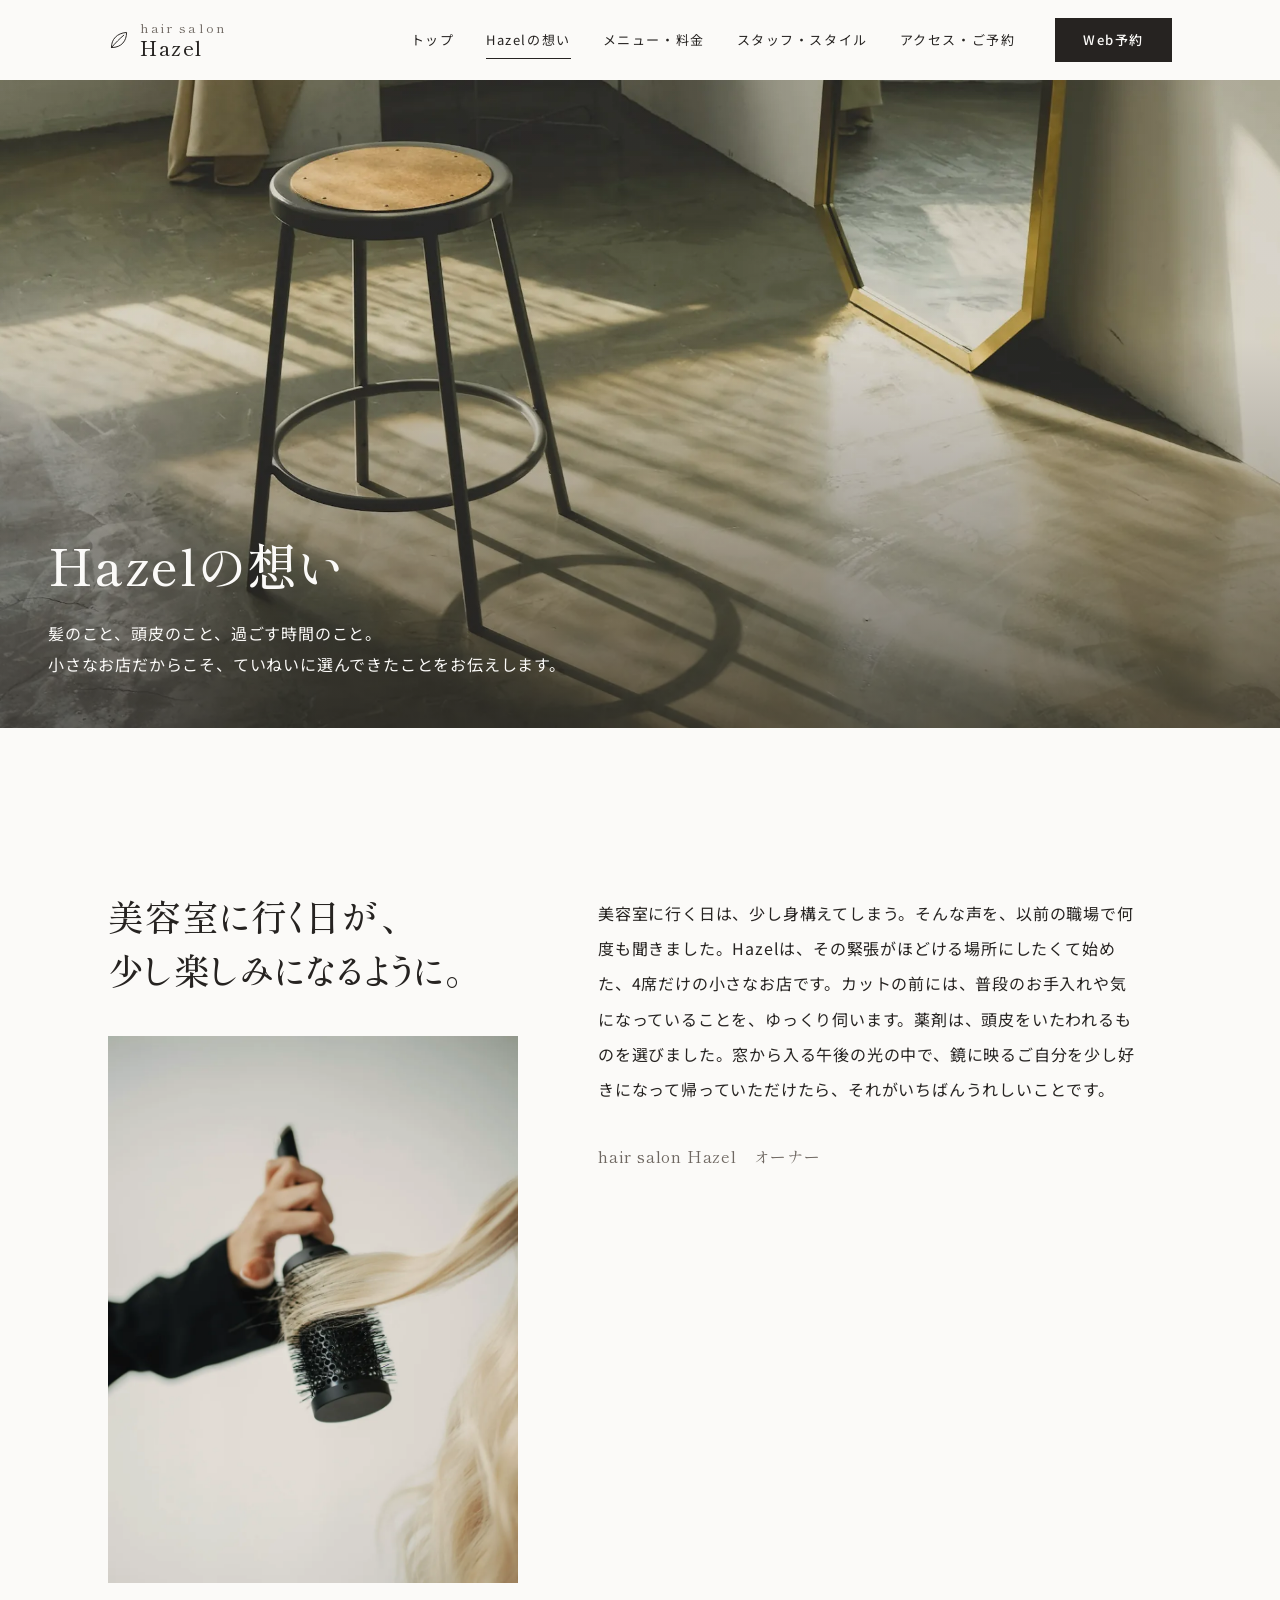
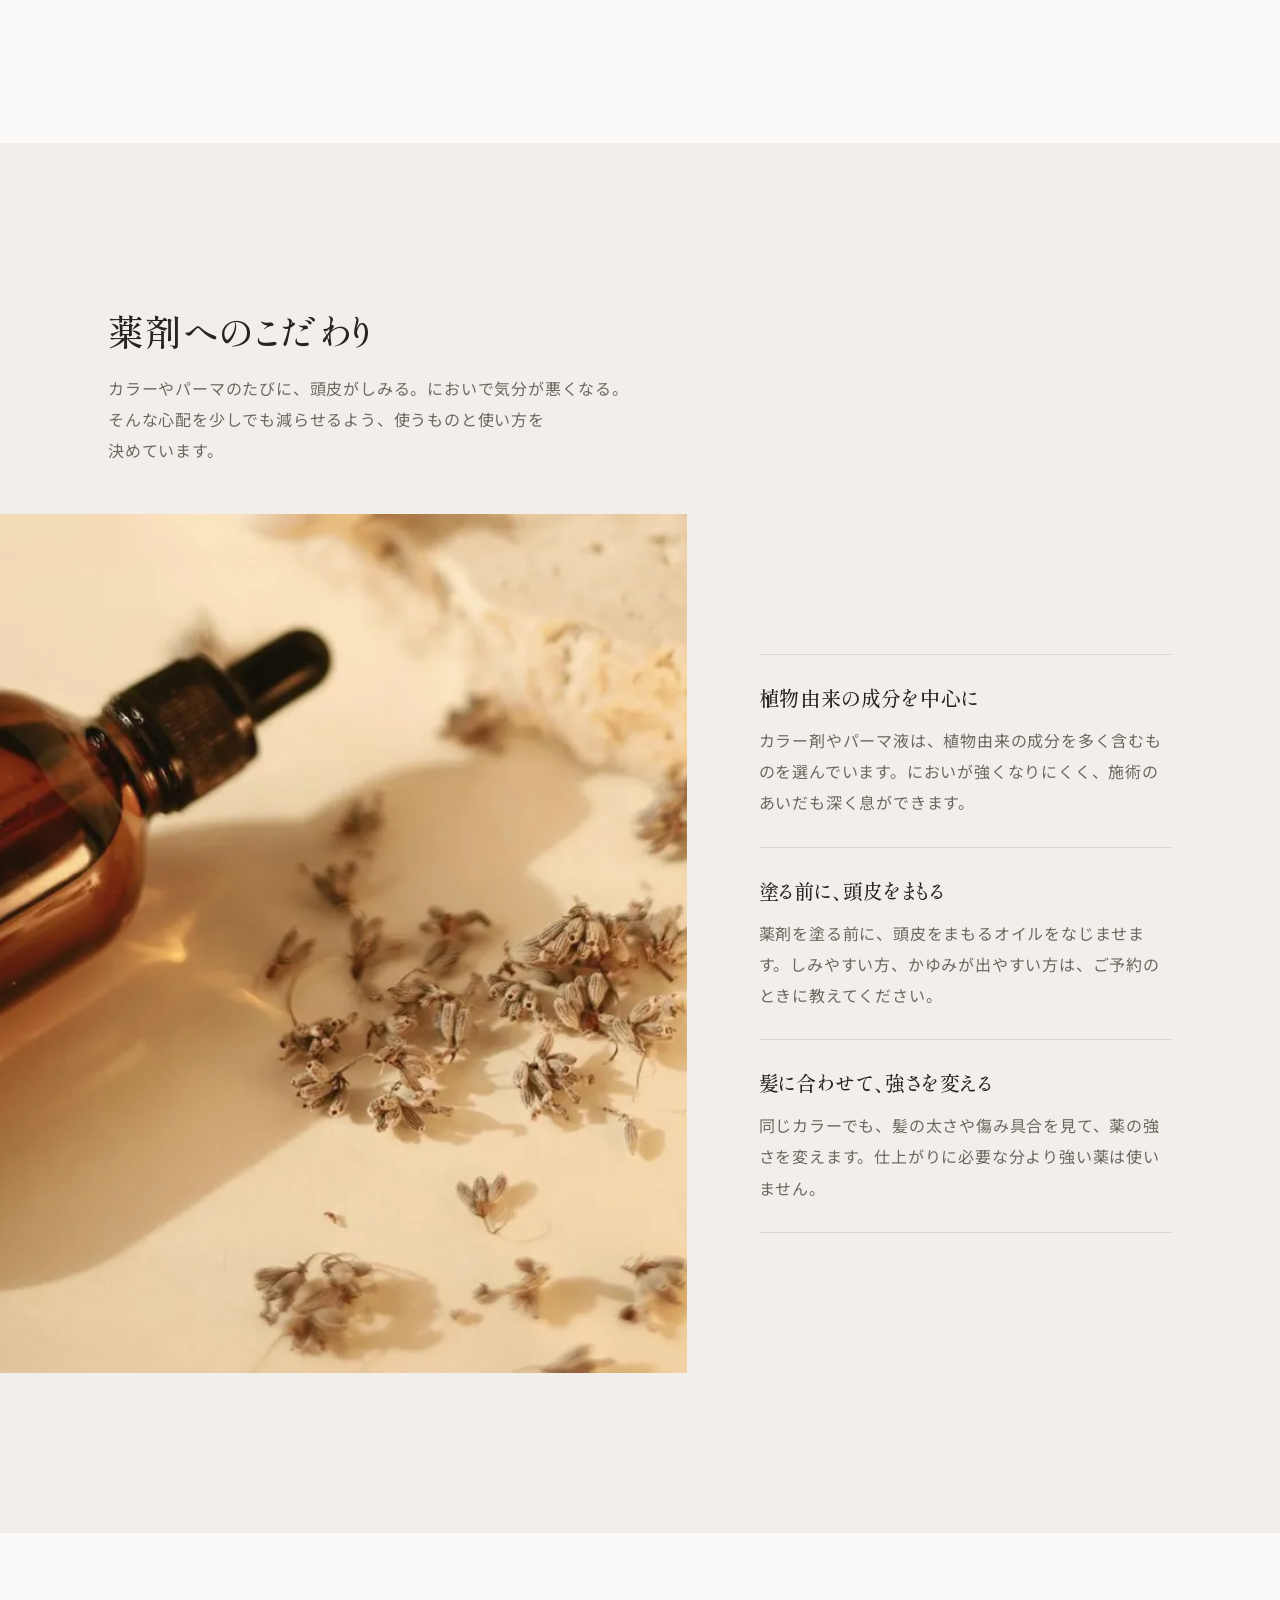
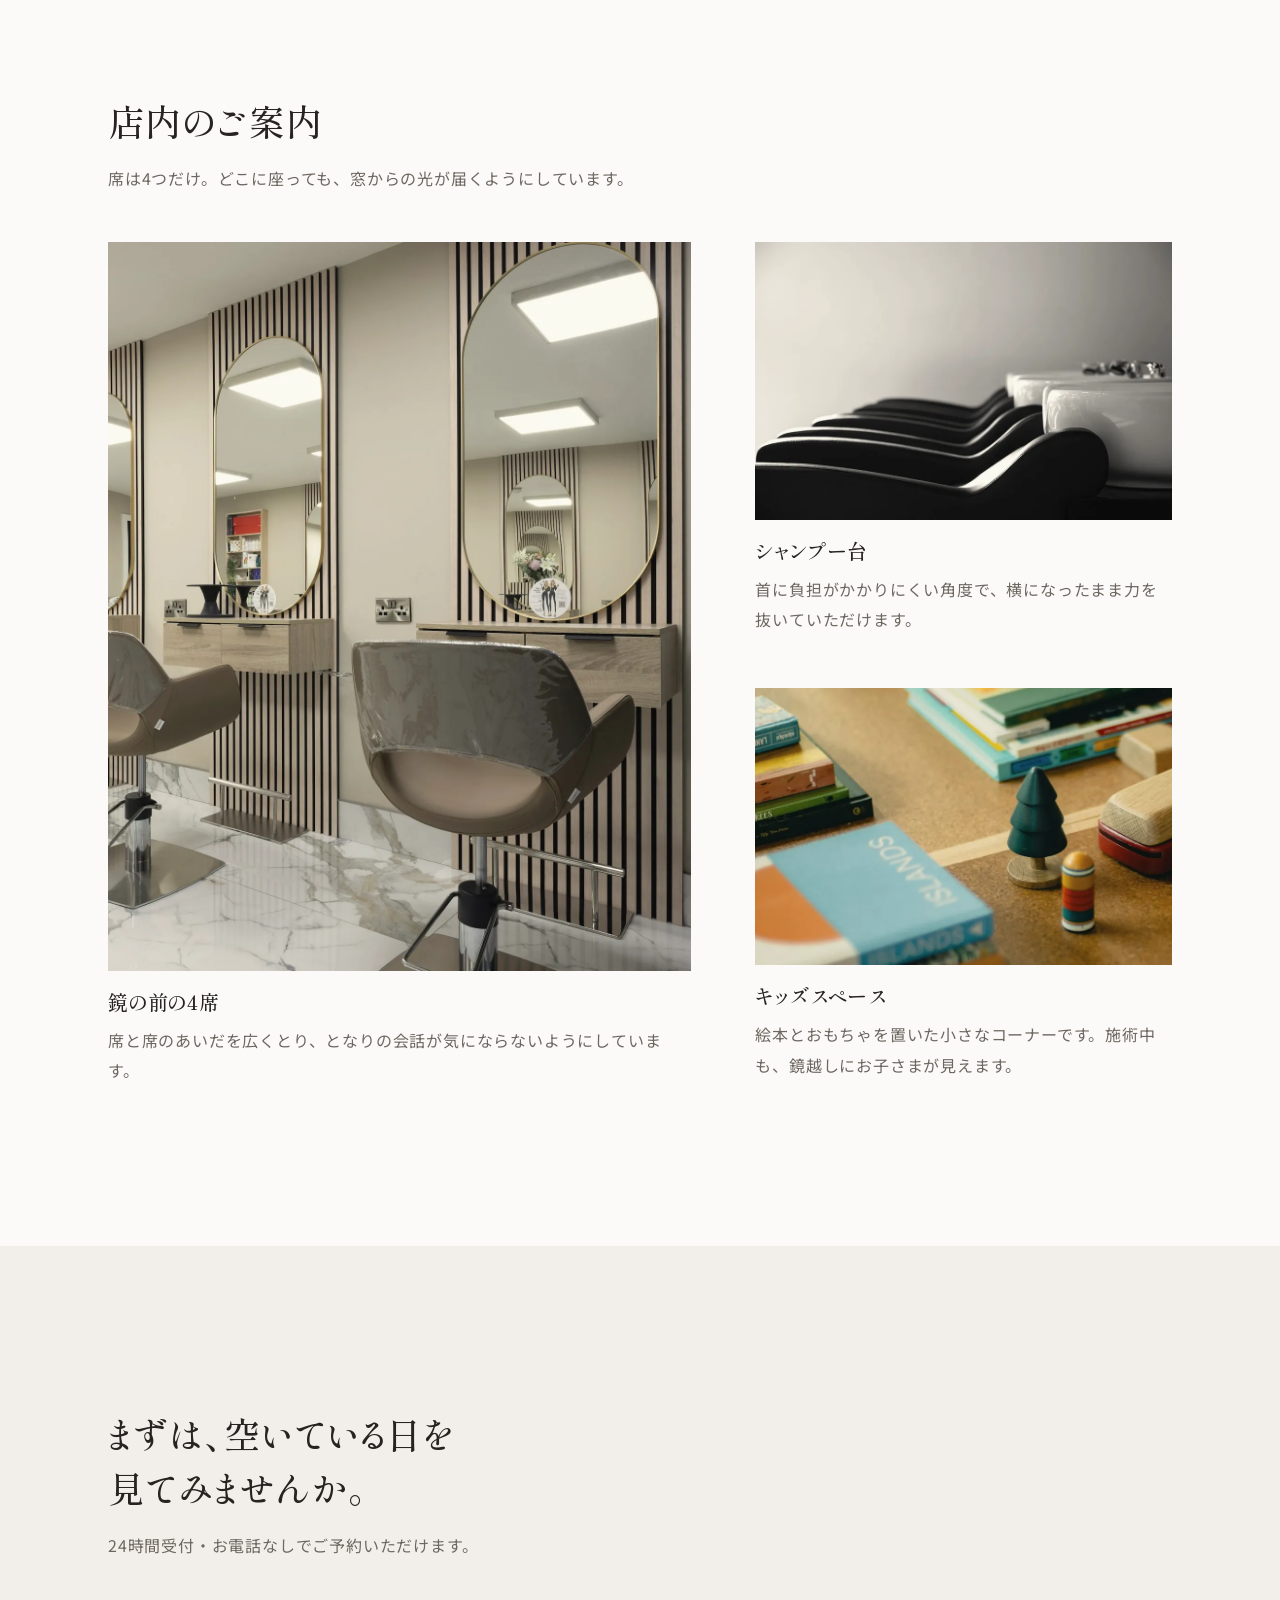
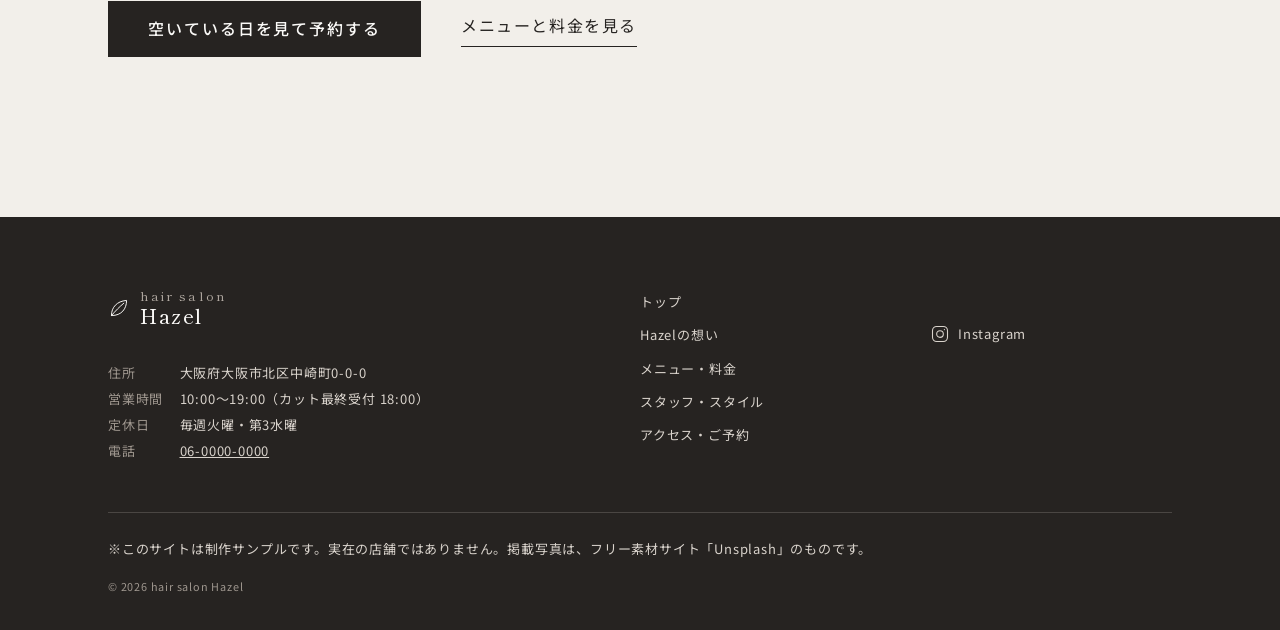
<file: concept.html>
<!DOCTYPE html>
<html lang="ja" class="no-js">
<head>
  <meta charset="UTF-8">
  <meta name="viewport" content="width=device-width, initial-scale=1">
  <!-- 制作サンプルなので、検索結果には出さない（ほかの制作サンプルと同じ） -->
  <meta name="robots" content="noindex, nofollow">

  <!-- ここから：検索・SNS向けの設定（SEO・OGP） -->
  <title>Hazelの想い｜hair salon Hazel（中崎町）</title>
  <meta name="description" content="大阪・中崎町の美容室「hair salon Hazel」のオーナーの想い、植物由来の成分を中心にした薬剤へのこだわり、4席の席・シャンプー台・キッズスペースなど店内の様子をご紹介します。">
  <!-- ※公開先のURL（ポートフォリオの中の制作サンプル）。実際のお店で使うときは、お店のアドレスに書き換えます -->
  <link rel="canonical" href="https://rn-studio.pages.dev/works/hazel/concept.html">
  <meta property="og:type" content="website">
  <meta property="og:locale" content="ja_JP">
  <meta property="og:site_name" content="hair salon Hazel">
  <meta property="og:title" content="Hazelの想い｜hair salon Hazel">
  <meta property="og:description" content="鏡の前で、ほっとひと息ついてもらえたら。Hazelが大切にしていること、薬剤へのこだわり、店内の様子です。">
  <meta property="og:url" content="https://rn-studio.pages.dev/works/hazel/concept.html">
  <meta property="og:image" content="https://rn-studio.pages.dev/works/hazel/images/ogp.jpg">
  <meta name="twitter:card" content="summary_large_image">
  <link rel="icon" href="images/favicon.svg" type="image/svg+xml">

  <!-- ここから：フォント（Google Fonts） -->
  <link rel="preconnect" href="https://fonts.googleapis.com">
  <link rel="preconnect" href="https://fonts.gstatic.com" crossorigin>
  <link href="https://fonts.googleapis.com/css2?family=Noto+Sans+JP:wght@400;500&family=Shippori+Mincho:wght@500&display=swap" rel="stylesheet">

  <link rel="stylesheet" href="css/style.css">
  <script src="js/main.js" defer></script>
</head>
<body>

  <!-- ===================== ここから：ヘッダー（全ページ共通） ===================== -->
  <header class="site-header">
    <div class="container header-inner">
      <!-- ロゴ：葉っぱマーク＋店名 -->
      <a href="index.html" class="logo" aria-label="hair salon Hazel トップページへ">
        <svg class="logo-mark" viewBox="0 0 32 32" aria-hidden="true">
          <path d="M5 27C5 15 13 6 27 5c0 12-7 22-22 22z" fill="none" stroke="currentColor" stroke-width="1.4"/>
          <path d="M5 27C11 20 17 14 23 9" fill="none" stroke="currentColor" stroke-width="1.4" stroke-linecap="round"/>
        </svg>
        <span class="logo-text">
          <span class="logo-sub">hair salon</span>
          <span class="logo-name">Hazel</span>
        </span>
      </a>

      <!-- ハンバーガーボタン（スマホのみ表示） -->
      <button class="menu-toggle" type="button" aria-expanded="false" aria-controls="global-nav" aria-label="メニューを開く">
        <span class="menu-toggle-bar"></span>
        <span class="menu-toggle-bar"></span>
        <span class="menu-toggle-bar"></span>
      </button>

      <!-- メニュー本体 -->
      <nav class="global-nav" id="global-nav" aria-label="メインメニュー">
        <ul class="nav-list">
          <li><a href="index.html">トップ</a></li>
          <li><a href="concept.html" aria-current="page">Hazelの想い</a></li>
          <li><a href="menu.html">メニュー・料金</a></li>
          <li><a href="staff.html">スタッフ・スタイル</a></li>
          <li><a href="access.html">アクセス・ご予約</a></li>
        </ul>
        <div class="nav-reserve">
          <a href="access.html#reserve" class="btn btn--reserve">Web予約</a>
        </div>
        <p class="nav-tel">お電話：<a href="tel:0600000000" class="num">06-0000-0000</a></p>
      </nav>
    </div>
  </header>
  <!-- ===================== ここまで：ヘッダー ===================== -->


  <main>

    <!-- ===================== ここから：ページタイトル＋写真 ===================== -->
    <section class="page-hero" aria-labelledby="page-title">
      <!-- 写真の上に、ページの名前と説明を重ねる（一番上なので loading="lazy" は付けない） -->
      <div class="page-hero-photo">
        <img class="photo" src="images/concept-hero.webp" width="1920" height="960" alt="窓からの日差しが床に落ち、丸いスツールと大きな鏡が置かれた部屋" fetchpriority="high">
        <div class="page-hero-copy">
          <h1 class="page-title" id="page-title">Hazelの想い</h1>
          <p class="page-lead"><span class="nw">髪のこと、</span><span class="nw">頭皮のこと、</span><span class="nw">過ごす時間のこと。</span><br>小さなお店だからこそ、ていねいに選んできたことをお伝えします。</p>
        </div>
      </div>
    </section>
    <!-- ===================== ここまで：ページタイトル＋写真 ===================== -->


    <!-- ===================== ここから：オーナーの想い（文字だけの章） ===================== -->
    <section class="section" aria-labelledby="owner-title">
      <div class="container owner">
        <div class="owner-side reveal">
          <h2 class="section-title owner-title" id="owner-title">美容室に行く日が、<br>少し楽しみになるように。</h2>
          <div class="owner-photo">
            <img class="photo" src="images/owner-hands.webp" width="900" height="1200" alt="丸いブラシで、明るい色の長い髪をとかしている美容師の手元" loading="lazy" decoding="async">
          </div>
        </div>
        <div class="owner-body reveal">
          <p>美容室に行く日は、少し身構えてしまう。そんな声を、以前の職場で何度も聞きました。Hazelは、その緊張がほどける場所にしたくて始めた、4席だけの小さなお店です。カットの前には、普段のお手入れや気になっていることを、ゆっくり伺います。薬剤は、頭皮をいたわれるものを選びました。窓から入る午後の光の中で、鏡に映るご自分を少し好きになって帰っていただけたら、それがいちばんうれしいことです。</p>
          <p class="owner-sign">hair salon Hazel　オーナー</p>
        </div>
      </div>
    </section>
    <!-- ===================== ここまで：オーナーの想い ===================== -->


    <!-- ===================== ここから：薬剤へのこだわり（写真と交互に） ===================== -->
    <section class="section section--sub" aria-labelledby="care-title">
      <div class="container">
        <div class="section-head reveal">
          <h2 class="section-title" id="care-title">薬剤へのこだわり</h2>
          <p class="section-lead">カラーやパーマのたびに、頭皮がしみる。においで気分が悪くなる。そんな心配を少しでも減らせるよう、使うものと使い方を決めています。</p>
        </div>

        <div class="care">
          <div class="care-photo reveal">
            <img class="photo" src="images/care-plant.webp" width="1000" height="750" alt="ドライフラワーのそばに置かれた、琥珀色のスポイト付きボトル" loading="lazy" decoding="async">
          </div>
          <ul class="care-list" data-stagger>
            <li class="care-item reveal">
              <h3 class="care-title">植物由来の成分を中心に</h3>
              <p>カラー剤やパーマ液は、植物由来の成分を多く含むものを選んでいます。においが強くなりにくく、施術のあいだも深く息ができます。</p>
            </li>
            <li class="care-item reveal">
              <h3 class="care-title">塗る前に、頭皮をまもる</h3>
              <p>薬剤を塗る前に、頭皮をまもるオイルをなじませます。しみやすい方、かゆみが出やすい方は、ご予約のときに教えてください。</p>
            </li>
            <li class="care-item reveal">
              <h3 class="care-title">髪に合わせて、強さを変える</h3>
              <p>同じカラーでも、髪の太さや傷み具合を見て、薬の強さを変えます。仕上がりに必要な分より強い薬は使いません。</p>
            </li>
          </ul>
        </div>
      </div>
    </section>
    <!-- ===================== ここまで：薬剤へのこだわり ===================== -->


    <!-- ===================== ここから：店内のご案内 ===================== -->
    <section class="section" aria-labelledby="room-title">
      <div class="container">
        <div class="section-head reveal">
          <h2 class="section-title" id="room-title">店内のご案内</h2>
          <p class="section-lead">席は4つだけ。どこに座っても、窓からの光が届くようにしています。</p>
        </div>

        <ul class="rooms" data-stagger>
          <li class="room room--large reveal">
            <div class="room-photo">
              <img class="photo" src="images/room-seat.webp" width="1200" height="1500" alt="木の縦格子の壁に楕円の鏡がかかり、ベージュの椅子が並ぶ席" loading="lazy" decoding="async">
            </div>
            <h3 class="room-title">鏡の前の4席</h3>
            <p class="room-text">席と席のあいだを広くとり、となりの会話が気にならないようにしています。</p>
          </li>
          <li class="room reveal">
            <div class="room-photo">
              <img class="photo" src="images/room-shampoo.webp" width="900" height="600" alt="白い壁の前に並ぶ、白いボウルの付いたシャンプー台" loading="lazy" decoding="async">
            </div>
            <h3 class="room-title">シャンプー台</h3>
            <p class="room-text">首に負担がかかりにくい角度で、横になったまま力を抜いていただけます。</p>
          </li>
          <li class="room reveal">
            <div class="room-photo">
              <img class="photo" src="images/room-kids.webp" width="900" height="1125" alt="木の机の上に並んだ絵本と、木のおもちゃ" loading="lazy" decoding="async">
            </div>
            <h3 class="room-title">キッズスペース</h3>
            <p class="room-text">絵本とおもちゃを置いた小さなコーナーです。施術中も、鏡越しにお子さまが見えます。</p>
          </li>
        </ul>
      </div>
    </section>
    <!-- ===================== ここまで：店内のご案内 ===================== -->


    <!-- ===================== ここから：ご予約への案内 ===================== -->
    <section class="section section--sub" aria-labelledby="closing-title">
      <div class="container reveal">
        <h2 class="section-title" id="closing-title">まずは、空いている日を<br>見てみませんか。</h2>
        <p class="section-lead">24時間受付・お電話なしでご予約いただけます。</p>
        <div class="closing-actions">
          <a href="access.html#reserve" class="btn btn--reserve">空いている日を見て予約する</a>
          <a href="menu.html" class="text-link">メニューと料金を見る</a>
        </div>
      </div>
    </section>
    <!-- ===================== ここまで：ご予約への案内 ===================== -->

  </main>


  <!-- ===================== ここから：フッター（全ページ共通） ===================== -->
  <footer class="site-footer">
    <div class="container">
      <div class="footer-top">
        <div>
          <a href="index.html" class="logo" aria-label="hair salon Hazel トップページへ">
            <svg class="logo-mark" viewBox="0 0 32 32" aria-hidden="true">
              <path d="M5 27C5 15 13 6 27 5c0 12-7 22-22 22z" fill="none" stroke="currentColor" stroke-width="1.4"/>
              <path d="M5 27C11 20 17 14 23 9" fill="none" stroke="currentColor" stroke-width="1.4" stroke-linecap="round"/>
            </svg>
            <span class="logo-text">
              <span class="logo-sub">hair salon</span>
              <span class="logo-name">Hazel</span>
            </span>
          </a>
          <dl class="footer-info">
            <dt>住所</dt><dd>大阪府大阪市北区中崎町0-0-0</dd>
            <dt>営業時間</dt><dd class="num">10:00〜19:00<span class="nw">（カット最終受付 18:00）</span></dd>
            <dt>定休日</dt><dd>毎週火曜・第3水曜</dd>
            <dt>電話</dt><dd><a href="tel:0600000000" class="num">06-0000-0000</a></dd>
          </dl>
        </div>

        <ul class="footer-nav">
          <li><a href="index.html">トップ</a></li>
          <li><a href="concept.html">Hazelの想い</a></li>
          <li><a href="menu.html">メニュー・料金</a></li>
          <li><a href="staff.html">スタッフ・スタイル</a></li>
          <li><a href="access.html">アクセス・ご予約</a></li>
        </ul>

        <div class="footer-sns">
          <a href="#" aria-label="Instagram（準備中）">
            <svg viewBox="0 0 24 24" fill="none" stroke="currentColor" stroke-width="1.3" aria-hidden="true"><rect x="3" y="3" width="18" height="18" rx="5"/><circle cx="12" cy="12" r="4"/><circle cx="17.3" cy="6.7" r="0.8" fill="currentColor" stroke="none"/></svg>
            Instagram
          </a>
        </div>
      </div>

      <!-- 制作サンプルの注記（必ず表示） -->
      <p class="footer-note">※このサイトは制作サンプルです。実在の店舗ではありません。掲載写真は、フリー素材サイト「Unsplash」のものです。</p>

      <div class="footer-bottom">
        <small>&copy; <span id="year" class="num">2026</span> hair salon Hazel</small>
      </div>
    </div>
  </footer>
  <!-- ===================== ここまで：フッター ===================== -->


  <!-- ===================== ここから：スマホ用の固定ボタン（画面下） ===================== -->
  <div class="bottom-bar">
    <a href="tel:0600000000" class="bottom-bar-tel">
      <svg viewBox="0 0 24 24" fill="none" stroke="currentColor" stroke-width="1.3" stroke-linecap="round" stroke-linejoin="round" aria-hidden="true"><path d="M5 4h3l2 5-2.5 1.5a11 11 0 0 0 6 6L15 14l5 2v3a2 2 0 0 1-2 2A16 16 0 0 1 3 6a2 2 0 0 1 2-2"/></svg>
      電話する
    </a>
    <a href="access.html#reserve" class="bottom-bar-reserve">
      <svg viewBox="0 0 24 24" fill="none" stroke="currentColor" stroke-width="1.3" stroke-linecap="round" stroke-linejoin="round" aria-hidden="true"><rect x="3.5" y="5" width="17" height="15" rx="1"/><path d="M3.5 10h17M8 3v4M16 3v4"/></svg>
      Web予約
    </a>
  </div>

</body>
</html>
</file>
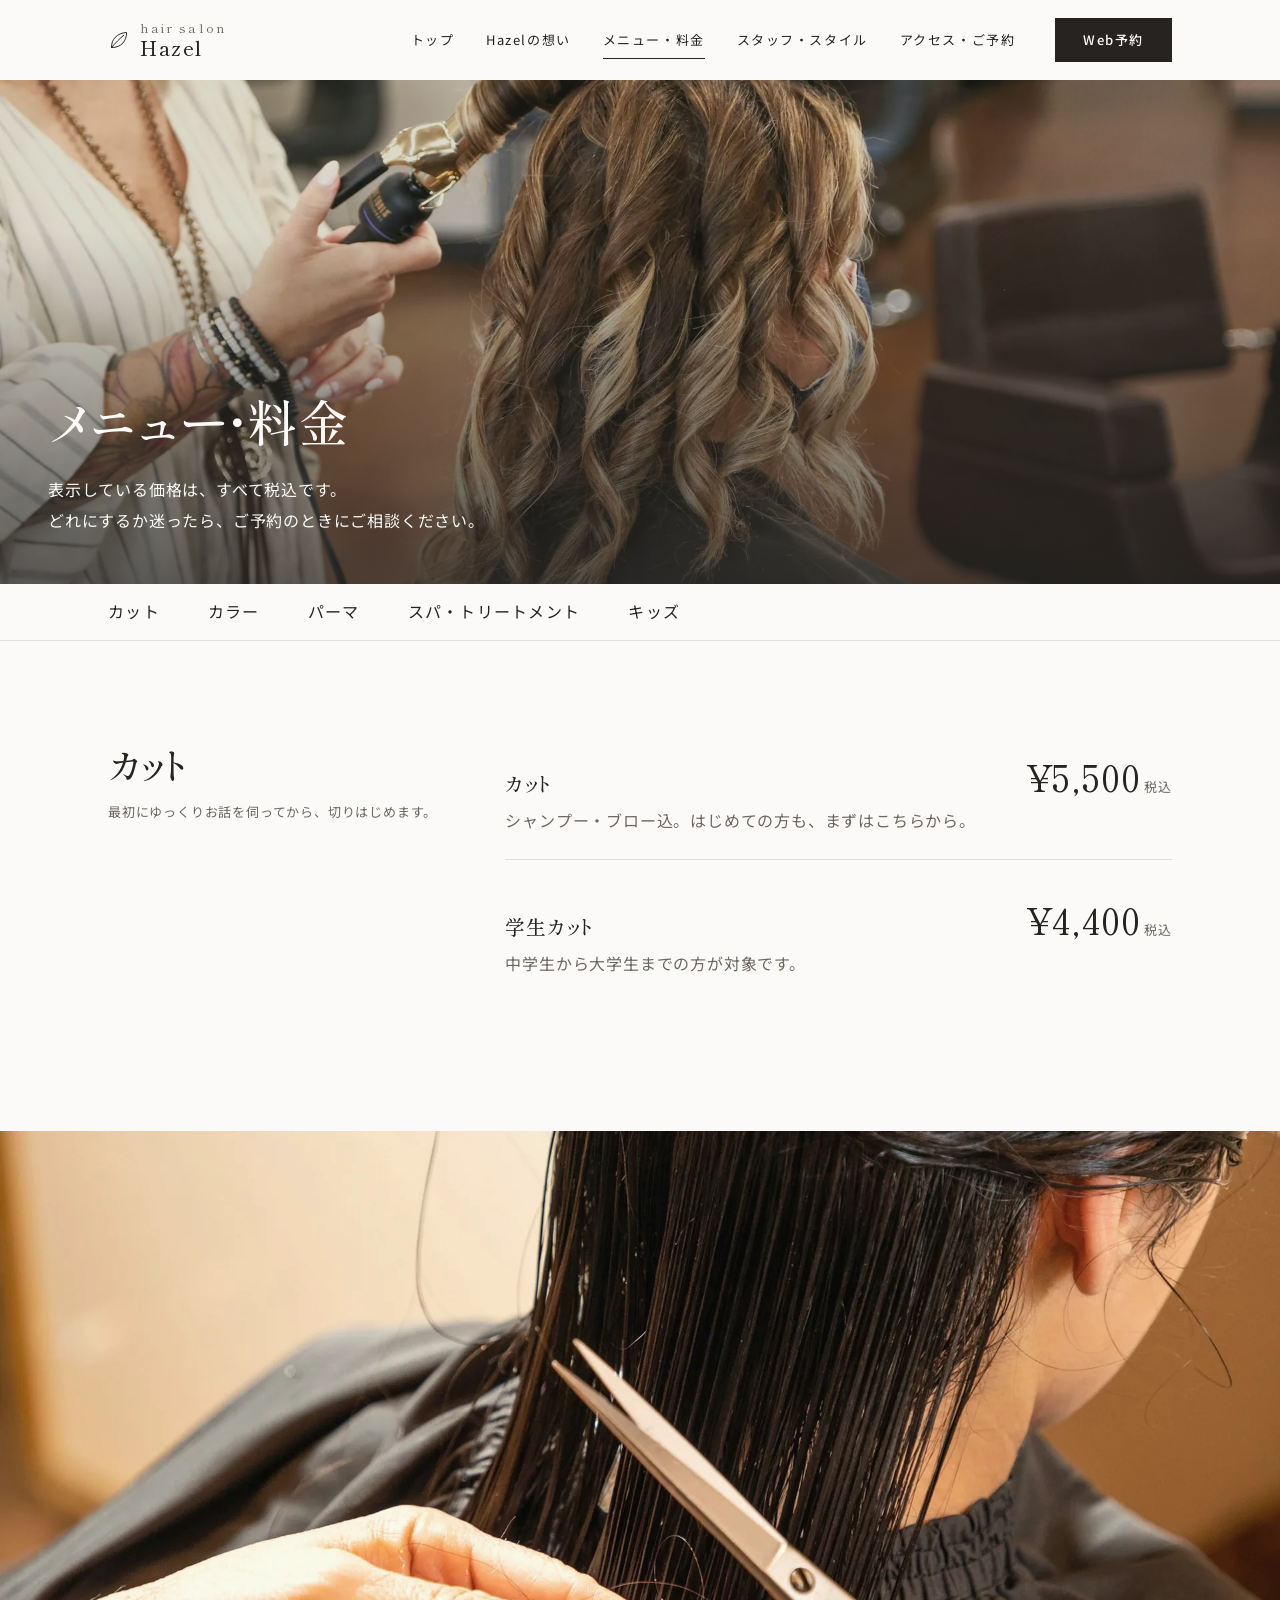
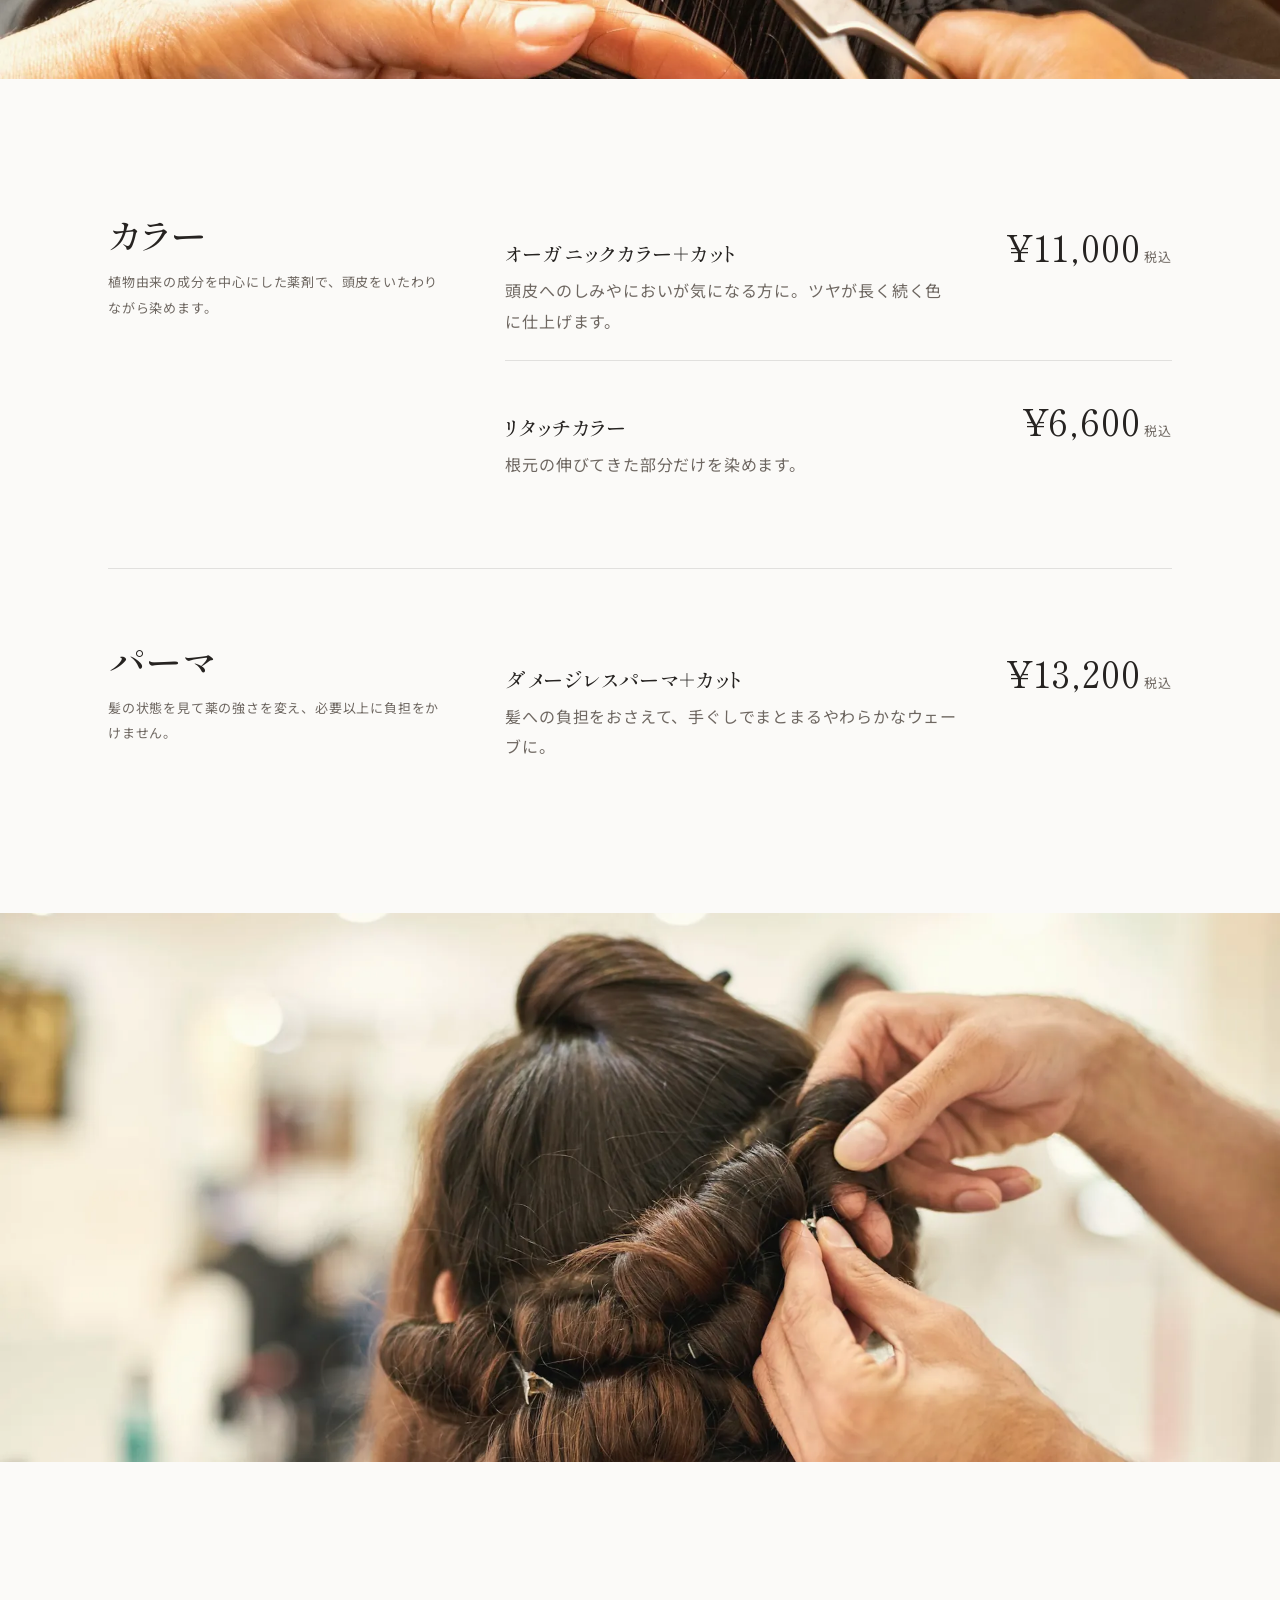
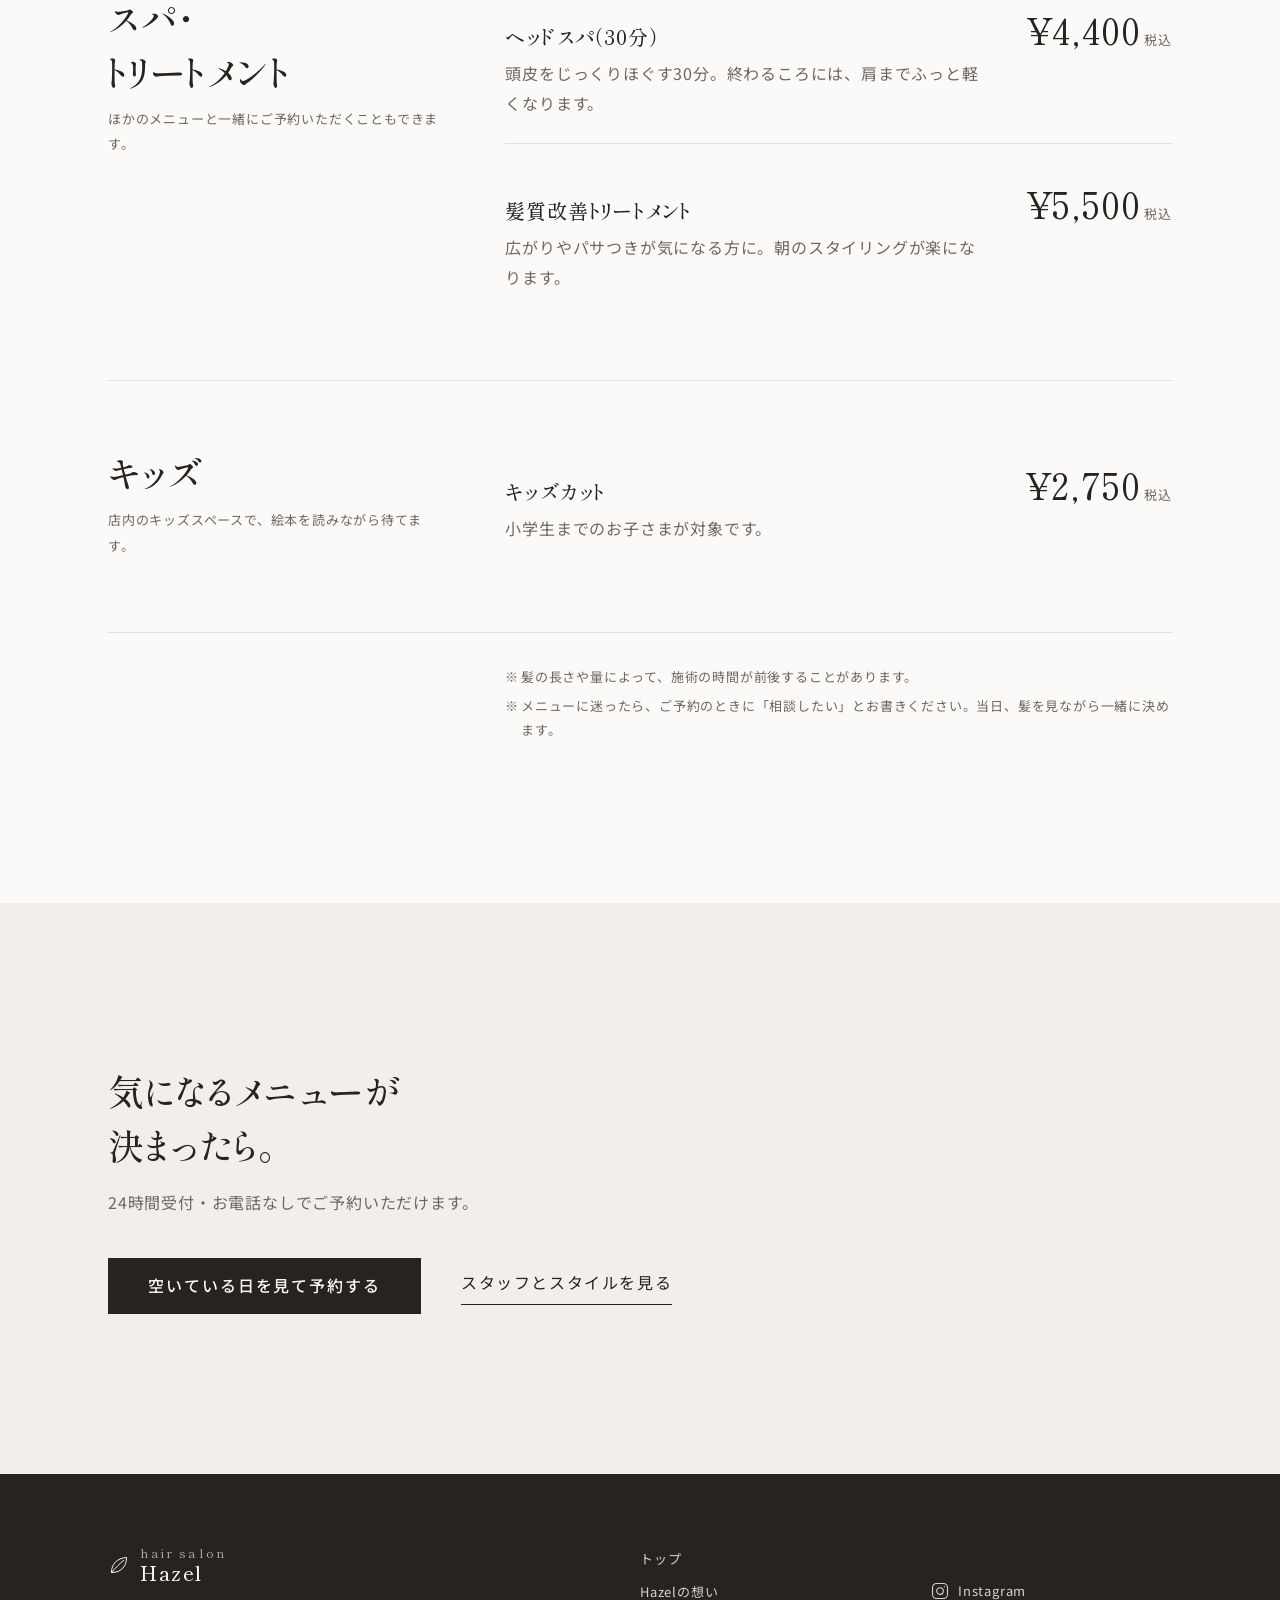
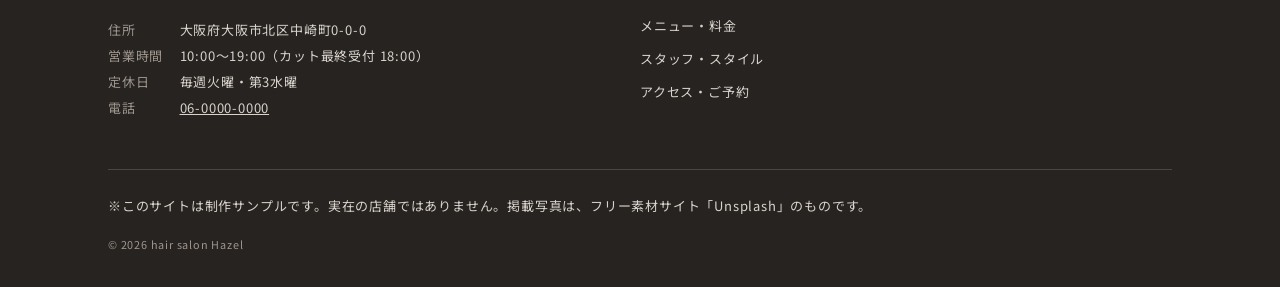
<file: menu.html>
<!DOCTYPE html>
<html lang="ja" class="no-js">
<head>
  <meta charset="UTF-8">
  <meta name="viewport" content="width=device-width, initial-scale=1">
  <!-- 制作サンプルなので、検索結果には出さない（ほかの制作サンプルと同じ） -->
  <meta name="robots" content="noindex, nofollow">

  <!-- ここから：検索・SNS向けの設定（SEO・OGP） -->
  <title>メニュー・料金｜hair salon Hazel（中崎町）</title>
  <meta name="description" content="大阪・中崎町の美容室「hair salon Hazel」のメニューと料金です。カット ¥5,500、オーガニックカラー＋カット ¥11,000、ヘッドスパ ¥4,400、キッズカット ¥2,750 など。価格はすべて税込です。">
  <!-- ※公開先のURL（ポートフォリオの中の制作サンプル）。実際のお店で使うときは、お店のアドレスに書き換えます -->
  <link rel="canonical" href="https://rn-studio.pages.dev/works/hazel/menu.html">
  <meta property="og:type" content="website">
  <meta property="og:locale" content="ja_JP">
  <meta property="og:site_name" content="hair salon Hazel">
  <meta property="og:title" content="メニュー・料金｜hair salon Hazel（中崎町）">
  <meta property="og:description" content="カット・カラー・パーマ・スパ・キッズのメニューと料金（すべて税込）。はじめての方もご予約時にご相談いただけます。">
  <meta property="og:url" content="https://rn-studio.pages.dev/works/hazel/menu.html">
  <meta property="og:image" content="https://rn-studio.pages.dev/works/hazel/images/ogp.jpg">
  <meta name="twitter:card" content="summary_large_image">
  <link rel="icon" href="images/favicon.svg" type="image/svg+xml">

  <!-- ここから：フォント（Google Fonts） -->
  <link rel="preconnect" href="https://fonts.googleapis.com">
  <link rel="preconnect" href="https://fonts.gstatic.com" crossorigin>
  <link href="https://fonts.googleapis.com/css2?family=Noto+Sans+JP:wght@400;500&family=Shippori+Mincho:wght@500&display=swap" rel="stylesheet">

  <link rel="stylesheet" href="css/style.css">
  <script src="js/main.js" defer></script>
</head>
<body>

  <!-- ===================== ここから：ヘッダー（全ページ共通） ===================== -->
  <header class="site-header">
    <div class="container header-inner">
      <!-- ロゴ：葉っぱマーク＋店名 -->
      <a href="index.html" class="logo" aria-label="hair salon Hazel トップページへ">
        <svg class="logo-mark" viewBox="0 0 32 32" aria-hidden="true">
          <path d="M5 27C5 15 13 6 27 5c0 12-7 22-22 22z" fill="none" stroke="currentColor" stroke-width="1.4"/>
          <path d="M5 27C11 20 17 14 23 9" fill="none" stroke="currentColor" stroke-width="1.4" stroke-linecap="round"/>
        </svg>
        <span class="logo-text">
          <span class="logo-sub">hair salon</span>
          <span class="logo-name">Hazel</span>
        </span>
      </a>

      <!-- ハンバーガーボタン（スマホのみ表示） -->
      <button class="menu-toggle" type="button" aria-expanded="false" aria-controls="global-nav" aria-label="メニューを開く">
        <span class="menu-toggle-bar"></span>
        <span class="menu-toggle-bar"></span>
        <span class="menu-toggle-bar"></span>
      </button>

      <!-- メニュー本体 -->
      <nav class="global-nav" id="global-nav" aria-label="メインメニュー">
        <ul class="nav-list">
          <li><a href="index.html">トップ</a></li>
          <li><a href="concept.html">Hazelの想い</a></li>
          <li><a href="menu.html" aria-current="page">メニュー・料金</a></li>
          <li><a href="staff.html">スタッフ・スタイル</a></li>
          <li><a href="access.html">アクセス・ご予約</a></li>
        </ul>
        <div class="nav-reserve">
          <a href="access.html#reserve" class="btn btn--reserve">Web予約</a>
        </div>
        <p class="nav-tel">お電話：<a href="tel:0600000000" class="num">06-0000-0000</a></p>
      </nav>
    </div>
  </header>
  <!-- ===================== ここまで：ヘッダー ===================== -->


  <main>

    <!-- ===================== ここから：ページタイトル＋写真 ===================== -->
    <section class="page-hero" aria-labelledby="page-title">
      <!-- 写真の上に、ページの名前と説明を重ねる（一番上なので loading="lazy" は付けない） -->
      <div class="page-hero-photo page-hero-photo--short">
        <img class="photo" src="images/menu-hero.webp" width="1920" height="1100" alt="美容師がヘアアイロンで、ハイライトの入った髪にウェーブをつけている様子" fetchpriority="high">
        <div class="page-hero-copy">
          <h1 class="page-title" id="page-title">メニュー・料金</h1>
          <p class="page-lead">表示している価格は、すべて税込です。<br><span class="nw">どれにするか迷ったら、</span><span class="nw">ご予約のときにご相談ください。</span></p>
        </div>
      </div>
    </section>
    <!-- ===================== ここまで：ページタイトル＋写真 ===================== -->


    <!-- ===================== ここから：カテゴリへ飛ぶリンク（画面の上に残る） ===================== -->
    <nav class="cat-nav" aria-label="メニューのカテゴリ">
      <ul class="container cat-nav-list">
        <li><a href="#cut">カット</a></li>
        <li><a href="#color">カラー</a></li>
        <li><a href="#perm">パーマ</a></li>
        <li><a href="#spa">スパ・トリートメント</a></li>
        <li><a href="#kids">キッズ</a></li>
      </ul>
    </nav>
    <!-- ===================== ここまで：カテゴリへ飛ぶリンク ===================== -->


    <!-- ===================== ここから：料金表（1本の表。写真は2か所だけ間に挟む） ===================== -->
    <div class="menu-page">

      <div class="container">
        <!-- カット -->
        <section class="cat" id="cut" aria-labelledby="cut-title">
          <div class="cat-head">
            <h2 class="cat-title" id="cut-title">カット</h2>
            <p class="cat-lead">最初にゆっくりお話を伺ってから、切りはじめます。</p>
          </div>
          <ul class="price-list">
            <li class="price-item">
              <div class="price-name">
                <h3 class="price-title">カット</h3>
                <p class="price-note">シャンプー・ブロー込。はじめての方も、まずはこちらから。</p>
              </div>
              <p class="price num">¥5,500<small>税込</small></p>
            </li>
            <li class="price-item">
              <div class="price-name">
                <h3 class="price-title">学生カット</h3>
                <p class="price-note">中学生から大学生までの方が対象です。</p>
              </div>
              <p class="price num">¥4,400<small>税込</small></p>
            </li>
          </ul>
        </section>
      </div>

      <!-- 間に挟む横長の写真（1枚目） -->
      <div class="menu-band reveal">
        <img class="photo" src="images/menu-band-cut.webp" width="1920" height="823" alt="ぬれた黒髪の毛先を、美容師がはさみで切りそろえている手元" loading="lazy" decoding="async">
      </div>

      <div class="container">
        <!-- カラー -->
        <section class="cat" id="color" aria-labelledby="color-title">
          <div class="cat-head">
            <h2 class="cat-title" id="color-title">カラー</h2>
            <p class="cat-lead">植物由来の成分を中心にした薬剤で、頭皮をいたわりながら染めます。</p>
          </div>
          <ul class="price-list">
            <li class="price-item">
              <div class="price-name">
                <h3 class="price-title"><span class="nw">オーガニックカラー</span><span class="nw">＋カット</span></h3>
                <p class="price-note">頭皮へのしみやにおいが気になる方に。ツヤが長く続く色に仕上げます。</p>
              </div>
              <p class="price num">¥11,000<small>税込</small></p>
            </li>
            <li class="price-item">
              <div class="price-name">
                <h3 class="price-title">リタッチカラー</h3>
                <p class="price-note">根元の伸びてきた部分だけを染めます。</p>
              </div>
              <p class="price num">¥6,600<small>税込</small></p>
            </li>
          </ul>
        </section>

        <!-- パーマ -->
        <section class="cat" id="perm" aria-labelledby="perm-title">
          <div class="cat-head">
            <h2 class="cat-title" id="perm-title">パーマ</h2>
            <p class="cat-lead">髪の状態を見て薬の強さを変え、必要以上に負担をかけません。</p>
          </div>
          <ul class="price-list">
            <li class="price-item">
              <div class="price-name">
                <h3 class="price-title"><span class="nw">ダメージレスパーマ</span><span class="nw">＋カット</span></h3>
                <p class="price-note">髪への負担をおさえて、手ぐしでまとまるやわらかなウェーブに。</p>
              </div>
              <p class="price num">¥13,200<small>税込</small></p>
            </li>
          </ul>
        </section>
      </div>

      <!-- 間に挟む横長の写真（2枚目） -->
      <div class="menu-band reveal">
        <img class="photo" src="images/menu-band-perm.webp" width="1920" height="823" alt="美容師がロッドを使い、ブラウンの髪にパーマを巻いている手元" loading="lazy" decoding="async">
      </div>

      <div class="container">
        <!-- スパ・トリートメント -->
        <section class="cat" id="spa" aria-labelledby="spa-title">
          <div class="cat-head">
            <h2 class="cat-title" id="spa-title">スパ・<br>トリートメント</h2>
            <p class="cat-lead">ほかのメニューと一緒にご予約いただくこともできます。</p>
          </div>
          <ul class="price-list">
            <li class="price-item">
              <div class="price-name">
                <h3 class="price-title">ヘッドスパ（30分）</h3>
                <p class="price-note">頭皮をじっくりほぐす30分。終わるころには、肩までふっと軽くなります。</p>
              </div>
              <p class="price num">¥4,400<small>税込</small></p>
            </li>
            <li class="price-item">
              <div class="price-name">
                <h3 class="price-title">髪質改善トリートメント</h3>
                <p class="price-note">広がりやパサつきが気になる方に。朝のスタイリングが楽になります。</p>
              </div>
              <p class="price num">¥5,500<small>税込</small></p>
            </li>
          </ul>
        </section>

        <!-- キッズ -->
        <section class="cat" id="kids" aria-labelledby="kids-title">
          <div class="cat-head">
            <h2 class="cat-title" id="kids-title">キッズ</h2>
            <p class="cat-lead">店内のキッズスペースで、絵本を読みながら待てます。</p>
          </div>
          <ul class="price-list">
            <li class="price-item">
              <div class="price-name">
                <h3 class="price-title">キッズカット</h3>
                <p class="price-note">小学生までのお子さまが対象です。</p>
              </div>
              <p class="price num">¥2,750<small>税込</small></p>
            </li>
          </ul>
        </section>

        <!-- 料金表の下の小さな注記 -->
        <ul class="menu-notes">
          <li>髪の長さや量によって、施術の時間が前後することがあります。</li>
          <li>メニューに迷ったら、ご予約のときに「相談したい」とお書きください。当日、髪を見ながら一緒に決めます。</li>
        </ul>
      </div>

    </div>
    <!-- ===================== ここまで：料金表 ===================== -->


    <!-- ===================== ここから：ご予約への案内 ===================== -->
    <section class="section section--sub" aria-labelledby="closing-title">
      <div class="container reveal">
        <h2 class="section-title" id="closing-title">気になるメニューが<br>決まったら。</h2>
        <p class="section-lead">24時間受付・お電話なしでご予約いただけます。</p>
        <div class="closing-actions">
          <a href="access.html#reserve" class="btn btn--reserve">空いている日を見て予約する</a>
          <a href="staff.html" class="text-link">スタッフとスタイルを見る</a>
        </div>
      </div>
    </section>
    <!-- ===================== ここまで：ご予約への案内 ===================== -->

  </main>


  <!-- ===================== ここから：フッター（全ページ共通） ===================== -->
  <footer class="site-footer">
    <div class="container">
      <div class="footer-top">
        <div>
          <a href="index.html" class="logo" aria-label="hair salon Hazel トップページへ">
            <svg class="logo-mark" viewBox="0 0 32 32" aria-hidden="true">
              <path d="M5 27C5 15 13 6 27 5c0 12-7 22-22 22z" fill="none" stroke="currentColor" stroke-width="1.4"/>
              <path d="M5 27C11 20 17 14 23 9" fill="none" stroke="currentColor" stroke-width="1.4" stroke-linecap="round"/>
            </svg>
            <span class="logo-text">
              <span class="logo-sub">hair salon</span>
              <span class="logo-name">Hazel</span>
            </span>
          </a>
          <dl class="footer-info">
            <dt>住所</dt><dd>大阪府大阪市北区中崎町0-0-0</dd>
            <dt>営業時間</dt><dd class="num">10:00〜19:00<span class="nw">（カット最終受付 18:00）</span></dd>
            <dt>定休日</dt><dd>毎週火曜・第3水曜</dd>
            <dt>電話</dt><dd><a href="tel:0600000000" class="num">06-0000-0000</a></dd>
          </dl>
        </div>

        <ul class="footer-nav">
          <li><a href="index.html">トップ</a></li>
          <li><a href="concept.html">Hazelの想い</a></li>
          <li><a href="menu.html">メニュー・料金</a></li>
          <li><a href="staff.html">スタッフ・スタイル</a></li>
          <li><a href="access.html">アクセス・ご予約</a></li>
        </ul>

        <div class="footer-sns">
          <a href="#" aria-label="Instagram（準備中）">
            <svg viewBox="0 0 24 24" fill="none" stroke="currentColor" stroke-width="1.3" aria-hidden="true"><rect x="3" y="3" width="18" height="18" rx="5"/><circle cx="12" cy="12" r="4"/><circle cx="17.3" cy="6.7" r="0.8" fill="currentColor" stroke="none"/></svg>
            Instagram
          </a>
        </div>
      </div>

      <!-- 制作サンプルの注記（必ず表示） -->
      <p class="footer-note">※このサイトは制作サンプルです。実在の店舗ではありません。掲載写真は、フリー素材サイト「Unsplash」のものです。</p>

      <div class="footer-bottom">
        <small>&copy; <span id="year" class="num">2026</span> hair salon Hazel</small>
      </div>
    </div>
  </footer>
  <!-- ===================== ここまで：フッター ===================== -->


  <!-- ===================== ここから：スマホ用の固定ボタン（画面下） ===================== -->
  <div class="bottom-bar">
    <a href="tel:0600000000" class="bottom-bar-tel">
      <svg viewBox="0 0 24 24" fill="none" stroke="currentColor" stroke-width="1.3" stroke-linecap="round" stroke-linejoin="round" aria-hidden="true"><path d="M5 4h3l2 5-2.5 1.5a11 11 0 0 0 6 6L15 14l5 2v3a2 2 0 0 1-2 2A16 16 0 0 1 3 6a2 2 0 0 1 2-2"/></svg>
      電話する
    </a>
    <a href="access.html#reserve" class="bottom-bar-reserve">
      <svg viewBox="0 0 24 24" fill="none" stroke="currentColor" stroke-width="1.3" stroke-linecap="round" stroke-linejoin="round" aria-hidden="true"><rect x="3.5" y="5" width="17" height="15" rx="1"/><path d="M3.5 10h17M8 3v4M16 3v4"/></svg>
      Web予約
    </a>
  </div>

</body>
</html>
</file>
<file: css/style.css>
/* =========================================================
   hair salon Hazel　共通スタイル（白基調・大人っぽいデザイン）
   ・CSS＝色や文字の大きさなど「見た目」を決めるファイルです
   ・スマホ（375px）を基準に書き、下のほうで
     タブレット（768px〜）・PC（1024px〜）用に上書きしています
   ========================================================= */

/* ---------- 1. 色・フォント・サイズの設定（CSS変数） ----------
   ここの値を変えると、サイト全体の色がまとめて変わります */
:root {
  /* 色 */
  --color-bg: #FBFAF8;        /* 背景：オフホワイト（真っ白より少しやわらかい白） */
  --color-sub-bg: #F2EFEA;    /* サブ背景：ごく薄いグレージュ */
  --color-text: #262321;      /* 文字：墨色 */
  --color-text-sub: #6E6761;  /* 補足の文字：薄い墨 */
  --color-accent: #262321;    /* 予約ボタン：墨色（白い背景の上で一番目立つ） */
  --color-accent-hover: #4A4440;
  --color-gold: #9A7B5F;      /* 差し色：くすんだブロンズ（小さな文字だけに使う） */
  --color-line: rgba(38, 35, 33, 0.12); /* 区切りの細い線 */

  /* フォント */
  --font-heading: "Shippori Mincho", serif;   /* 見出し：明朝体 */
  --font-body: "Noto Sans JP", sans-serif;    /* 本文 */
  --font-en: "Shippori Mincho", serif;        /* 英字（店名・名前など）。フォントは2種類までにするため、見出しと同じ明朝体 */

  /* 文字の大きさ（この5つだけを使う） */
  --fs-h1: 2rem;        /* 一番大きい見出し（キャッチコピー） */
  --fs-h2: 1.625rem;    /* 章の見出し */
  --fs-h3: 1.125rem;    /* 小見出し・値段 */
  --fs-body: 1rem;      /* 本文 */
  --fs-small: 0.8125rem;/* 注記・日付など */

  /* 余白（8の倍数） */
  --section-space: 96px;
  --side-space: 24px;

  /* 動き */
  --ease: cubic-bezier(0.22, 1, 0.36, 1);

  /* ヘッダーとスマホ下ボタンの高さ */
  --header-h: 64px;
  --bottom-bar-h: 64px;
}

/* ---------- 2. 基本のリセット ---------- */
*,
*::before,
*::after {
  box-sizing: border-box;
}

html {
  scroll-behavior: smooth;
  /* 固定ヘッダーの下にページ内リンク先が隠れないようにする */
  scroll-padding-top: calc(var(--header-h) + 16px);
}

body {
  margin: 0;
  background: var(--color-bg);
  color: var(--color-text);
  font-family: var(--font-body);
  font-size: var(--fs-body);
  font-weight: 400;
  line-height: 1.95;
  letter-spacing: 0.05em;
  -webkit-font-smoothing: antialiased;
  /* スマホ下の固定ボタンに中身が隠れないよう、下に余白 */
  padding-bottom: var(--bottom-bar-h);
}

img {
  display: block;
  max-width: 100%;
  height: auto;
}

a {
  color: inherit;
}

/* キーボードで操作したときの枠線（消さない） */
:focus-visible {
  outline: 1px solid var(--color-text);
  outline-offset: 4px;
}

h1, h2, h3 {
  font-family: var(--font-heading);
  font-weight: 500;
  line-height: 1.5;
  letter-spacing: 0.04em;
  font-feature-settings: "palt"; /* 見出しだけ句読点の空きを詰める */
  margin: 0;
}

p {
  margin: 0;
}

ul {
  margin: 0;
  padding: 0;
  list-style: none;
}

/* 見出しと短い文だけ、日本語を文節ごとに折り返す（言葉の途中で改行しない） */
h1, h2, h3, .section-lead, .gallery-caption {
  word-break: auto-phrase;
}

/* 途中で改行させたくない言葉のかたまり */
.nw {
  display: inline-block;
}

/* 数字を等幅にする（日付や価格がそろって見える） */
.num {
  font-feature-settings: "tnum";
}

/* ---------- 3. 共通の枠と見出し ---------- */
.container {
  width: 100%;
  max-width: 1160px;
  margin: 0 auto;
  padding: 0 var(--side-space);
}

.section {
  padding: var(--section-space) 0;
}

/* 背景色を変えて区切るセクション */
.section--sub {
  background: var(--color-sub-bg);
}

.section-head {
  margin-bottom: 48px;
}

.section-title {
  font-size: var(--fs-h2);
}

.section-lead {
  margin-top: 16px;
  max-width: 34em;
  color: var(--color-text-sub);
}

/* 写真は四角く、角を丸めない */
.photo {
  width: 100%;
  height: 100%;
  object-fit: cover;
  background: var(--color-sub-bg);
}

/* ---------- 4. ボタン ---------- */
.btn {
  display: inline-flex;
  align-items: center;
  justify-content: center;
  min-height: 56px;
  padding: 0 40px;
  font-family: var(--font-body);
  font-weight: 500;
  font-size: var(--fs-body);
  letter-spacing: 0.12em;
  white-space: nowrap;
  text-decoration: none;
  transition: transform 0.4s var(--ease), background-color 0.4s var(--ease), color 0.4s var(--ease);
}

/* 予約ボタン（墨色）。サイトで一番目立たせるボタン */
.btn--reserve {
  background: var(--color-accent);
  color: var(--color-bg);
}

.btn--reserve:hover {
  background: var(--color-accent-hover);
  transform: translateY(-2px);
}

/* 控えめなボタン（線だけ） */
.btn--line {
  border: 1px solid var(--color-text);
  color: var(--color-text);
}

.btn--line:hover {
  background: var(--color-text);
  color: var(--color-bg);
}

/* 文字だけのリンク（下線が伸びる） */
.text-link {
  display: inline-block;
  position: relative;
  white-space: nowrap;
  font-size: var(--fs-body);
  letter-spacing: 0.1em;
  text-decoration: none;
  padding-bottom: 6px;
}

.text-link::after {
  content: "";
  position: absolute;
  left: 0;
  bottom: 0;
  width: 100%;
  height: 1px;
  background: currentColor;
  transform-origin: left;
  transition: transform 0.5s var(--ease);
}

.text-link:hover::after {
  transform: scaleX(0.35);
}

/* ---------- 5. ヘッダー ---------- */
.site-header {
  position: fixed;
  top: 0;
  left: 0;
  right: 0;
  z-index: 100;
  height: var(--header-h);
  /* ※ぼかし効果（backdrop-filter）を付けるとスマホのメニューが
       ヘッダーの中に閉じ込められるので、単色の背景にしています */
  background: var(--color-bg);
  transition: height 0.4s var(--ease), box-shadow 0.4s var(--ease);
}

/* スクロールしたら下に細い線が出る（js/main.jsで切り替え） */
.site-header.is-scrolled {
  box-shadow: 0 1px 0 var(--color-line);
}

.header-inner {
  height: 100%;
  display: flex;
  align-items: center;
  justify-content: space-between;
}

/* ロゴ（葉っぱマーク＋店名）。メニューを開いても見えるよう手前に置く */
.logo {
  position: relative;
  z-index: 120;
  display: inline-flex;
  align-items: center;
  gap: 10px;
  text-decoration: none;
  color: var(--color-text);
}

.logo-mark {
  width: 22px;
  height: 22px;
  flex-shrink: 0;
}

.logo-text {
  display: flex;
  flex-direction: column;
  line-height: 1.15;
}

.logo-sub {
  font-family: var(--font-en);
  font-size: var(--fs-small);
  letter-spacing: 0.16em;
  color: var(--color-text-sub);
}

.logo-name {
  font-family: var(--font-heading);
  font-weight: 500;
  font-size: var(--fs-h3);
  letter-spacing: 0.08em;
}

/* ハンバーガーボタン（三本線）。スマホだけ表示 */
.menu-toggle {
  position: relative;
  z-index: 120;
  width: 48px;
  height: 48px;
  margin-right: -12px;
  border: 0;
  background: transparent;
  cursor: pointer;
  color: var(--color-text);
}

.menu-toggle-bar {
  position: absolute;
  left: 12px;
  width: 24px;
  height: 1px;
  background: currentColor;
  transition: transform 0.4s var(--ease), opacity 0.3s var(--ease);
}

.menu-toggle-bar:nth-child(1) { top: 18px; }
.menu-toggle-bar:nth-child(2) { top: 24px; }
.menu-toggle-bar:nth-child(3) { top: 30px; }

/* 開いているときは「×」の形になる */
.menu-open .menu-toggle-bar:nth-child(1) { transform: translateY(6px) rotate(45deg); }
.menu-open .menu-toggle-bar:nth-child(2) { opacity: 0; }
.menu-open .menu-toggle-bar:nth-child(3) { transform: translateY(-6px) rotate(-45deg); }

/* メニュー本体（スマホでは画面全体に広がる） */
.global-nav {
  position: fixed;
  inset: 0;
  z-index: 110;
  background: var(--color-bg);
  padding: calc(var(--header-h) + 32px) var(--side-space) 40px;
  overflow-y: auto;
  opacity: 0;
  visibility: hidden;
  transition: opacity 0.4s var(--ease), visibility 0.4s;
}

.menu-open .global-nav {
  opacity: 1;
  visibility: visible;
}

/* メニューを開いている間は後ろの画面を動かさない */
body.menu-open {
  overflow: hidden;
}

.nav-list li {
  border-bottom: 1px solid var(--color-line);
}

.nav-list a {
  display: block;
  padding: 20px 0;
  text-decoration: none;
  font-family: var(--font-heading);
  font-size: var(--fs-h3);
  letter-spacing: 0.12em;
}

/* 今いるページのリンク */
.nav-list a[aria-current="page"] {
  color: var(--color-gold);
}

.nav-reserve {
  margin-top: 40px;
}

.nav-reserve .btn {
  width: 100%;
}

.nav-tel {
  margin-top: 16px;
  text-align: center;
  font-size: var(--fs-small);
}

/* ---------- 6. スマホ用の固定ボタン（画面下） ---------- */
.bottom-bar {
  position: fixed;
  left: 0;
  right: 0;
  bottom: 0;
  z-index: 90;
  display: grid;
  grid-template-columns: 1fr 1.6fr;
  height: var(--bottom-bar-h);
  background: var(--color-bg);
  box-shadow: 0 -1px 0 var(--color-line);
  /* iPhoneの下のバーと重ならないように */
  padding-bottom: env(safe-area-inset-bottom);
}

.bottom-bar a {
  display: flex;
  align-items: center;
  justify-content: center;
  gap: 8px;
  text-decoration: none;
  font-size: var(--fs-body);
  font-weight: 500;
  letter-spacing: 0.1em;
}

.bottom-bar svg {
  width: 18px;
  height: 18px;
}

.bottom-bar-reserve {
  background: var(--color-accent);
  color: var(--color-bg);
}

/* ---------- 7. フッター ---------- */
.site-footer {
  background: var(--color-text);
  color: #D9D3CC;
  padding: 72px 0 32px;
}

.site-footer .logo {
  color: var(--color-bg);
}

.site-footer .logo-sub {
  color: #B5ADA5;
}

.footer-info {
  margin: 32px 0 0;
  font-size: var(--fs-small);
  line-height: 2;
}

.footer-info dt {
  float: left;
  clear: left;
  width: 5.5em;
  color: #9E968E;
}

.footer-info dd {
  margin: 0 0 0 5.5em;
}

.footer-nav {
  margin-top: 40px;
  display: flex;
  flex-wrap: wrap;
  gap: 8px 24px;
  font-size: var(--fs-small);
}

.footer-nav a {
  text-decoration: none;
}

.footer-nav a:hover {
  text-decoration: underline;
}

.footer-sns {
  margin-top: 32px;
}

.footer-sns a {
  display: inline-flex;
  align-items: center;
  gap: 8px;
  font-size: var(--fs-small);
  text-decoration: none;
}

.footer-sns svg {
  width: 20px;
  height: 20px;
}

/* 制作サンプルの注記（必ず表示する） */
.footer-note {
  margin-top: 48px;
  padding-top: 24px;
  border-top: 1px solid rgba(217, 211, 204, 0.2);
  font-size: var(--fs-small);
  line-height: 1.8;
}

.footer-bottom {
  margin-top: 16px;
  display: flex;
  flex-wrap: wrap;
  justify-content: space-between;
  gap: 8px;
  font-size: var(--fs-small);
  color: #9E968E;
}

.footer-bottom a {
  font-family: var(--font-en);
  font-size: var(--fs-body);
  letter-spacing: 0.06em;
}

/* ---------- 8. スクロールでふわっと表示 ----------
   .reveal が付いた部品は最初は少し下で透明。
   画面に入ると js/main.js が .is-visible を付けて表示します */
.reveal {
  opacity: 0;
  transform: translateY(16px);
  transition: opacity 0.8s var(--ease), transform 0.8s var(--ease);
  transition-delay: var(--delay, 0s);
}

.reveal.is-visible {
  opacity: 1;
  transform: none;
}

/* JavaScriptが動かないときは最初から表示 */
.no-js .reveal {
  opacity: 1;
  transform: none;
}

/* 「動きを減らす」設定の人には動きを出さない */
@media (prefers-reduced-motion: reduce) {
  html { scroll-behavior: auto; }
  *, *::before, *::after {
    transition-duration: 0.01ms !important;
    animation-duration: 0.01ms !important;
  }
  .reveal { opacity: 1; transform: none; }
}

/* ---------- 見つからないページ（404.html） ---------- */
.notfound {
  padding-top: calc(var(--header-h) + var(--section-space));
  min-height: 70vh;
}

.notfound-actions {
  margin-top: 40px;
}


/* =========================================================
   トップページ（index.html）専用
   ========================================================= */

/* ---------- メインビジュアル ----------
   スマホ：写真を端まで広げ、その下に文字
   PC　　：左に文字、右に画面の端まで写真 */
.hero {
  padding-top: var(--header-h);
}

.hero-photo {
  aspect-ratio: 4 / 3;
  overflow: hidden;
}

.hero-photo img {
  object-position: 50% 0%;
}

.hero-copy {
  padding: 40px var(--side-space) 56px;
}

.hero-kicker {
  font-size: var(--fs-small);
  letter-spacing: 0.14em;
  color: var(--color-gold);
}

.hero-title {
  margin-top: 16px;
  font-size: var(--fs-h1);
  line-height: 1.55;
  letter-spacing: 0.04em;
}

/* 見出しの改行位置を手で決めるための部品 */
.hero-title span {
  display: inline-block;
}

.hero-lead {
  margin-top: 24px;
  color: var(--color-text-sub);
}

.hero-actions {
  margin-top: 32px;
}

.hero-actions .btn {
  width: 100%;
}

.hero-assure {
  margin-top: 12px;
  font-size: var(--fs-small);
  color: var(--color-text-sub);
}

.hero-meta {
  margin-top: 32px;
  padding-top: 20px;
  border-top: 1px solid var(--color-line);
  font-size: var(--fs-small);
  line-height: 1.9;
  color: var(--color-text-sub);
}

/* ---------- お知らせ ---------- */
.news {
  padding: 0 0 var(--section-space);
}

.news-inner {
  display: grid;
  gap: 16px;
}

.news-title {
  font-size: var(--fs-h3);
}

.news-list li {
  border-bottom: 1px solid var(--color-line);
}

.news-list li:first-child {
  border-top: 1px solid var(--color-line);
}

.news-list a {
  display: block;
  padding: 18px 0;
  text-decoration: none;
}

.news-list time {
  display: block;
  font-size: var(--fs-small);
  color: var(--color-gold);
  letter-spacing: 0.08em;
}

.news-list a:hover .news-item-title {
  text-decoration: underline;
  text-underline-offset: 4px;
}

/* ---------- 3つのこだわり ----------
   大きな写真1枚と、線で区切った3つの文 */
.points-photo {
  aspect-ratio: 4 / 5;
  overflow: hidden;
  margin: 0 calc(var(--side-space) * -1) 48px; /* スマホは写真を端まで */
}

.points-photo img {
  object-position: 50% 80%;
}

.point {
  padding: 32px 0;
  border-top: 1px solid var(--color-line);
}

.point:last-child {
  border-bottom: 1px solid var(--color-line);
}

.point-title {
  font-size: var(--fs-h3);
}

.point-text {
  margin-top: 12px;
  color: var(--color-text-sub);
}

/* ---------- よく選ばれているメニュー ----------
   写真・名前・値段を1行ずつ並べる、料金表のような形 */
.menu-rows li {
  display: grid;
  grid-template-columns: 104px 1fr;
  gap: 20px;
  align-items: start;
  padding: 24px 0;
  border-top: 1px solid var(--color-line);
}

.menu-rows li:last-child {
  border-bottom: 1px solid var(--color-line);
}

.menu-row-photo {
  aspect-ratio: 1 / 1;
  overflow: hidden;
}

.menu-row-title {
  font-size: var(--fs-body);
}

.menu-row-price {
  margin-top: 4px;
  font-family: var(--font-heading);
  font-size: var(--fs-body);
  letter-spacing: 0.06em;
}

.menu-row-price small {
  margin-left: 4px;
  font-family: var(--font-body);
  font-size: var(--fs-small);
  color: var(--color-text-sub);
}

.menu-row-text {
  margin-top: 8px;
  font-size: var(--fs-small);
  line-height: 1.85;
  color: var(--color-text-sub);
}

.menu-more {
  margin-top: 48px;
}

/* ---------- 一文だけの余白＋端まで広げる写真 ---------- */
.breath {
  padding: 0;
}

.breath-text {
  font-family: var(--font-heading);
  font-size: var(--fs-h3);
  line-height: 2.2;
  letter-spacing: 0.12em;
  text-align: center;
}

/* 写真の上に、小さな一文を重ねる */
.wide-photo {
  position: relative;
  margin-top: var(--section-space);
  aspect-ratio: 4 / 3;
  overflow: hidden;
}

.wide-photo::after {
  content: "";
  position: absolute;
  inset: 0;
  background: linear-gradient(0deg, rgba(38, 35, 33, 0.55), rgba(38, 35, 33, 0) 50%);
}

.wide-photo-caption {
  position: absolute;
  left: var(--side-space);
  right: var(--side-space);
  bottom: 24px;
  z-index: 1;
  color: var(--color-bg);
  font-family: var(--font-heading);
  font-size: var(--fs-h3);
  letter-spacing: 0.14em;
}

/* ---------- スタイルギャラリー ---------- */
/* スマホでは横にスクロールして見る */
.gallery {
  display: grid;
  grid-auto-flow: column;
  grid-auto-columns: 66%;
  gap: 16px;
  overflow-x: auto;
  scroll-snap-type: x mandatory;
  scroll-padding-inline: var(--side-space);
  padding: 0 var(--side-space) 16px;
  margin: 0 calc(var(--side-space) * -1);
  scrollbar-width: thin;
}

.gallery li {
  scroll-snap-align: start;
}

.gallery-photo {
  aspect-ratio: 3 / 4;
  overflow: hidden;
}

.gallery-photo img {
  transition: transform 1.2s var(--ease);
}

.gallery li:hover .gallery-photo img {
  transform: scale(1.04);
}

.gallery-caption {
  margin-top: 12px;
  font-size: var(--fs-small);
  letter-spacing: 0.08em;
}

.gallery-hint {
  margin-top: 8px;
  font-size: var(--fs-small);
  letter-spacing: 0.02em;
  color: var(--color-text-sub);
}

.gallery-more {
  margin-top: 40px;
}

/* ---------- お客さまの声 ---------- */
.voices-head {
  margin-bottom: 40px;
}

.voices-note {
  margin-top: 16px;
  font-size: var(--fs-small);
  color: var(--color-text-sub);
}

.voices {
  display: grid;
  max-width: 40em;
}

.voice {
  padding: 32px 0;
  border-top: 1px solid var(--color-line);
}

.voice:last-child {
  border-bottom: 1px solid var(--color-line);
}

.voice-text {
  font-family: var(--font-heading);
  font-size: var(--fs-body);
  line-height: 2.1;
}

.voice-name {
  margin-top: 16px;
  font-size: var(--fs-small);
  color: var(--color-text-sub);
}

/* ---------- アクセス概要＋予約 ---------- */
.access-grid {
  display: grid;
  gap: 48px;
}

.access-photo {
  aspect-ratio: 4 / 5;
  overflow: hidden;
  margin: 0 calc(var(--side-space) * -1); /* スマホは写真を端まで */
}

.info-table {
  width: 100%;
  border-collapse: collapse;
  font-size: var(--fs-body);
}

.info-table th,
.info-table td {
  padding: 16px 0;
  border-bottom: 1px solid var(--color-line);
  text-align: left;
  vertical-align: top;
}

.info-table tr:first-child th,
.info-table tr:first-child td {
  border-top: 1px solid var(--color-line);
}

.info-table th {
  width: 6.5em;
  font-weight: 400;
  color: var(--color-text-sub);
}

.info-note {
  display: block;
  font-size: var(--fs-small);
  color: var(--color-text-sub);
}

.access-actions {
  margin-top: 40px;
  display: grid;
  gap: 20px;
  justify-items: start;
}

.access-actions .btn {
  width: 100%;
}


/* =========================================================
   タブレット（768px以上）
   ========================================================= */
@media (min-width: 768px) {
  :root {
    --fs-h1: 2.75rem;
    --fs-h2: 2rem;
    --fs-h3: 1.25rem;
    --section-space: 128px;
    --side-space: 48px;
    --header-h: 80px;
    --bottom-bar-h: 0px;
  }

  /* 画面下の固定ボタンはスマホだけ */
  .bottom-bar {
    display: none;
  }

  .hero-photo {
    aspect-ratio: 16 / 10;
  }

  .hero-actions .btn {
    width: auto;
  }

  .news-inner {
    grid-template-columns: 200px 1fr;
    gap: 48px;
  }

  .news-list a {
    display: flex;
    gap: 40px;
  }

  .points-photo {
    margin: 0 0 56px;
    aspect-ratio: 16 / 9;
  }

  .points {
    display: grid;
    grid-template-columns: repeat(3, 1fr);
    gap: 40px;
  }

  .point,
  .point:last-child {
    border-bottom: 0;
  }

  .menu-rows li {
    grid-template-columns: 200px 1fr;
    gap: 40px;
    align-items: center;
  }

  .menu-row-photo {
    aspect-ratio: 3 / 2;
  }

  /* PCでは「名前と説明」を左、値段を右端にそろえる */
  .menu-row-body {
    display: grid;
    grid-template-columns: 1fr auto;
    column-gap: 40px;
    align-items: baseline;
  }

  .menu-row-price {
    grid-column: 2;
    grid-row: 1;
    margin-top: 0;
    font-size: var(--fs-h3);
  }

  .menu-row-text {
    grid-column: 1;
  }

  .breath-text {
    font-size: var(--fs-h3);
  }

  .wide-photo {
    aspect-ratio: 21 / 9;
  }

  .wide-photo-caption {
    left: 48px;
    bottom: 48px;
    font-size: var(--fs-h2);
  }

  .gallery {
    grid-auto-flow: row;
    grid-template-columns: repeat(3, 1fr);
    overflow: visible;
    margin: 0;
    padding: 0;
    gap: 32px;
  }

  .gallery-hint {
    display: none;
  }

  .access-photo {
    margin: 0;
  }

  .access-actions {
    grid-template-columns: auto auto;
    justify-content: start;
    align-items: center;
    gap: 40px;
  }

  .access-actions .btn {
    width: auto;
  }

  .footer-top {
    display: grid;
    grid-template-columns: 1fr 1fr;
    gap: 48px;
  }

  .footer-nav {
    margin-top: 0;
    flex-direction: column;
    align-items: flex-start;
  }
}


/* =========================================================
   PC（1024px以上）：ハンバーガーをやめて横並びメニューに
   ========================================================= */
@media (min-width: 1024px) {
  :root {
    --fs-h1: 3.125rem;
    --fs-h2: 2.25rem;
    --section-space: 160px;
  }

  .menu-toggle {
    display: none;
  }

  .global-nav {
    position: static;
    opacity: 1;
    visibility: visible;
    background: transparent;
    padding: 0;
    overflow: visible;
    display: flex;
    align-items: center;
    gap: 40px;
  }

  .nav-list {
    display: flex;
    gap: 32px;
  }

  .nav-list li {
    border: 0;
  }

  .nav-list a {
    position: relative;
    padding: 8px 0;
    font-family: var(--font-body);
    font-size: var(--fs-small);
  }

  .nav-list a::after {
    content: "";
    position: absolute;
    left: 0;
    bottom: 2px;
    width: 100%;
    height: 1px;
    background: currentColor;
    transform: scaleX(0);
    transform-origin: left;
    transition: transform 0.5s var(--ease);
  }

  .nav-list a:hover::after,
  .nav-list a[aria-current="page"]::after {
    transform: scaleX(1);
  }

  .nav-list a[aria-current="page"] {
    color: inherit;
  }

  .nav-reserve {
    margin: 0;
  }

  .nav-reserve .btn {
    width: auto;
    min-height: 44px;
    padding: 0 28px;
    font-size: var(--fs-small);
  }

  .nav-tel {
    display: none;
  }

  /* スクロールしたらヘッダーが少し縮む */
  .site-header.is-scrolled {
    height: 64px;
  }

  /* メインビジュアル：左に文字、右に画面の端まで写真 */
  .hero-inner {
    display: grid;
    grid-template-columns: 1fr 1fr;
    /* 画面の高さに合わせる（低すぎず、高すぎないように 560〜820px の間） */
    height: clamp(560px, calc(100vh - var(--header-h)), 820px);
  }

  .hero-photo {
    grid-column: 2;
    grid-row: 1;
    aspect-ratio: auto;
    height: 100%;
  }

  .hero-photo img {
    object-position: 50% 0%;
  }

  .hero-copy {
    grid-column: 1;
    grid-row: 1;
    align-self: center;
    /* 左の余白を、下の章の左端（.container）とそろえる */
    padding: 64px 32px 64px max(48px, calc((100vw - 1160px) / 2 + 48px));
  }

  .points-wrap {
    display: grid;
    grid-template-columns: 5fr 7fr;
    gap: 80px;
    align-items: start;
  }

  .points-photo {
    grid-column: 2;
    grid-row: 1 / span 2;
    margin: 0;
    aspect-ratio: 4 / 5;
  }

  .points-wrap .section-head {
    grid-column: 1;
  }

  .points {
    grid-column: 1;
    grid-template-columns: 1fr;
    gap: 0;
  }

  .point:last-child {
    border-bottom: 1px solid var(--color-line);
  }

  .gallery li:nth-child(3n+2) {
    margin-top: 80px;
  }

  .voices-wrap {
    display: grid;
    grid-template-columns: 4fr 8fr;
    gap: 80px;
    align-items: start;
  }

  .voices-head {
    position: sticky;
    top: 120px;
    margin-bottom: 0;
  }

  .access-grid {
    grid-template-columns: 5fr 6fr;
    gap: 96px;
    align-items: center;
  }

  .footer-top {
    grid-template-columns: 2fr 1fr 1fr;
  }
}


/* =========================================================
   下層ページ共通（concept.html など）
   ========================================================= */

/* ---------- ページタイトルを重ねた、端まで広げる写真 ---------- */
.page-hero {
  padding-top: var(--header-h);
}

.page-hero-photo {
  position: relative;
  aspect-ratio: 4 / 5;
  overflow: hidden;
}

/* 文字を読みやすくするため、写真の下側に薄い暗い膜を重ねる */
.page-hero-photo::after {
  content: "";
  position: absolute;
  inset: 0;
  background: linear-gradient(0deg, rgba(38, 35, 33, 0.6), rgba(38, 35, 33, 0.1) 60%);
}

.page-hero-copy {
  position: absolute;
  left: var(--side-space);
  right: var(--side-space);
  bottom: 40px;
  z-index: 1;
  color: var(--color-bg);
}

.page-title {
  font-size: var(--fs-h1);
}

.page-lead {
  margin-top: 16px;
  max-width: 34em;
  font-size: var(--fs-small);
}

/* ---------- 締めのご予約案内 ---------- */
.closing-actions {
  margin-top: 40px;
  display: grid;
  gap: 20px;
  justify-items: start;
}

.closing-actions .btn {
  width: 100%;
}


/* =========================================================
   Hazelの想い（concept.html）専用
   ========================================================= */

/* ---------- オーナーの想い（見出しと手元の写真、文章） ---------- */
.owner-photo {
  margin-top: 40px;
  aspect-ratio: 3 / 4;
  max-width: 420px;
  overflow: hidden;
}

.owner-body {
  margin-top: 40px;
  max-width: 34em;
}

.owner-body p {
  line-height: 2.2;
}

.owner-sign {
  margin-top: 32px;
  font-family: var(--font-heading);
  color: var(--color-text-sub);
}

/* ---------- 薬剤へのこだわり（大きな写真1枚と、線で区切った3つの文） ---------- */
.care-photo {
  aspect-ratio: 4 / 3;
  overflow: hidden;
  margin: 0 calc(var(--side-space) * -1) 40px; /* スマホは写真を端まで */
}

.care-item {
  padding: 28px 0;
  border-top: 1px solid var(--color-line);
}

.care-item:last-child {
  border-bottom: 1px solid var(--color-line);
}

.care-title {
  font-size: var(--fs-h3);
}

.care-item p {
  margin-top: 12px;
  color: var(--color-text-sub);
}

/* ---------- 店内のご案内 ---------- */
.rooms {
  display: grid;
  gap: 48px;
}

/* スマホは3枚とも横長で1列に */
.room-photo {
  aspect-ratio: 3 / 2;
  overflow: hidden;
}

.room-title {
  margin-top: 16px;
  font-size: var(--fs-h3);
}

.room-text {
  margin-top: 8px;
  line-height: 1.9;
  color: var(--color-text-sub);
}

@media (min-width: 768px) {
  .page-hero-photo {
    aspect-ratio: auto;
    height: 72vh;
    min-height: 480px;
    max-height: 760px;
  }

  .page-hero-copy {
    left: 48px;
    bottom: 48px;
  }

  .page-lead {
    font-size: var(--fs-body);
  }

  .closing-actions {
    grid-template-columns: auto auto;
    justify-content: start;
    align-items: center;
    gap: 40px;
  }

  .closing-actions .btn {
    width: auto;
  }

}

@media (min-width: 1024px) {
  /* オーナーの想い：左に見出し、右に文章 */
  .owner {
    display: grid;
    grid-template-columns: 5fr 7fr;
    gap: 80px;
    align-items: start;
  }

  .owner-body {
    margin-top: 0;
    padding-top: 8px;
  }

  /* 薬剤：左に大きな写真（画面の左端まで）、右に3つの文 */
  .care {
    display: grid;
    grid-template-columns: 7fr 5fr;
    gap: 72px;
    align-items: center;
  }

  .care-photo {
    aspect-ratio: 4 / 5;
    margin: 0 0 0 calc((100vw - min(100vw, 1160px)) / -2 - 48px);
  }

  /* 店内：左に大きな写真1枚、右に2枚を縦に */
  .rooms {
    grid-template-columns: 7fr 5fr;
    grid-template-rows: auto auto;
    gap: 48px 64px;
  }

  .room--large {
    grid-column: 1;
    grid-row: 1 / span 2;
  }

  .room--large .room-photo {
    aspect-ratio: 4 / 5;
  }

  .room:not(.room--large) .room-photo {
    aspect-ratio: 3 / 2;
  }
}


/* ===== ここから：menu.html 専用 ===== */
/* 一番上の写真を、このページでは少し低めにし、文字の下の暗い膜を濃くする */
.page-hero-photo--short {
  aspect-ratio: 4 / 3;
}

.page-hero-photo--short::after {
  background: linear-gradient(0deg, rgba(38, 35, 33, 0.72), rgba(38, 35, 33, 0.15) 70%);
}

/* ---------- カテゴリへ飛ぶリンク ----------
   スクロールしてもヘッダーのすぐ下に残る。スマホでは横にスクロールできる */
.cat-nav {
  position: sticky;
  top: var(--header-h);
  z-index: 50;
  background: var(--color-bg);
  border-bottom: 1px solid var(--color-line);
}

.cat-nav-list {
  display: flex;
  gap: 4px;
  overflow-x: auto;
  scrollbar-width: none;
  /* 右端を少しずつ薄くして、横に続きがあると分かるようにする */
  -webkit-mask-image: linear-gradient(90deg, #000 80%, transparent);
  mask-image: linear-gradient(90deg, #000 80%, transparent);
}

.cat-nav-list::-webkit-scrollbar {
  display: none;
}

.cat-nav-list li:last-child {
  padding-right: 48px; /* 最後のリンクが薄くなる部分に隠れないように */
}

.cat-nav-list a {
  position: relative;
  display: inline-flex;
  align-items: center;
  min-height: 56px;
  padding: 0 16px;
  font-size: var(--fs-body);
  letter-spacing: 0.08em;
  white-space: nowrap;
  text-decoration: none;
}

.cat-nav-list li:first-child a {
  padding-left: 0;
}

/* ほかの場所のリンクと同じ、下線が伸びる動き */
.cat-nav-list a::after {
  content: "";
  position: absolute;
  left: 16px;
  right: 16px;
  bottom: 14px;
  height: 1px;
  background: currentColor;
  transform: scaleX(0);
  transform-origin: left;
  transition: transform 0.5s var(--ease);
}

.cat-nav-list li:first-child a::after {
  left: 0;
}

.cat-nav-list a:hover::after {
  transform: scaleX(1);
}

/* ---------- 料金表 ---------- */
.menu-page {
  padding: 32px 0 var(--section-space);
}

/* カテゴリへ飛んだとき、見出しがヘッダーとリンクの下に隠れないように */
.cat {
  scroll-margin-top: calc(var(--header-h) + 72px);
  padding: 48px 0;
  border-bottom: 1px solid var(--color-line);
}

/* 写真の直前のカテゴリは下の線を消す（写真で区切るため） */
.container:has(+ .menu-band) .cat:last-child {
  border-bottom: 0;
}

.cat-title {
  font-size: var(--fs-h2);
}

.cat-lead {
  margin-top: 8px;
  font-size: var(--fs-small);
  color: var(--color-text-sub);
}

.price-list {
  margin-top: 24px;
}

.price-item {
  display: grid;
  grid-template-columns: 1fr auto;
  gap: 16px;
  align-items: baseline;
  padding: 20px 0;
}

.price-item + .price-item {
  border-top: 1px solid var(--color-line);
}

.price-title {
  font-size: var(--fs-h3);
}

.price-note {
  margin-top: 6px;
  font-size: var(--fs-small);
  line-height: 1.9;
  color: var(--color-text-sub);
}

.price {
  font-family: var(--font-heading);
  font-size: var(--fs-h3);
  white-space: nowrap;
}

.price small {
  margin-left: 4px;
  font-family: var(--font-body);
  font-size: var(--fs-small);
  color: var(--color-text-sub);
}

/* 間に挟む横長の写真（画面の端まで） */
.menu-band {
  margin: 48px 0;
  aspect-ratio: 16 / 9;
  overflow: hidden;
}

/* 料金表の下の小さな注記 */
.menu-notes {
  margin-top: 32px;
  font-size: var(--fs-small);
  color: var(--color-text-sub);
}

.menu-notes li {
  position: relative;
  padding-left: 1.2em;
  line-height: 1.9;
}

.menu-notes li + li {
  margin-top: 4px;
}

.menu-notes li::before {
  content: "※";
  position: absolute;
  left: 0;
}

@media (min-width: 768px) {
  .page-hero-photo--short {
    aspect-ratio: auto;
    height: 56vh;
    min-height: 420px;
    max-height: 600px;
  }

  .cat-nav-list {
    -webkit-mask-image: none;
    mask-image: none;
    gap: 16px;
  }

  .cat-nav-list li:last-child {
    padding-right: 0;
  }

  .cat {
    padding: 64px 0;
  }

  .menu-band {
    margin: 64px 0;
    aspect-ratio: 21 / 9;
  }

  .price-note {
    font-size: var(--fs-body);
  }
}

@media (min-width: 1024px) {
  /* 左の列にカテゴリ名、右の列に料金 */
  .cat {
    display: grid;
    grid-template-columns: 4fr 8fr;
    gap: 64px;
    align-items: start;
  }

  .price-list {
    margin-top: 0;
  }

  .price-item {
    gap: 48px;
    padding: 24px 0;
  }

  .price-item:first-child {
    padding-top: 4px;
  }

  .price {
    font-size: var(--fs-h2);
  }

  /* 注記は料金の列の左端にそろえる */
  .menu-notes {
    padding-left: calc((100% - 64px) * 4 / 12 + 64px);
  }
}
/* ===== ここまで：menu.html 専用 ===== */


/* ===== ここから：staff.html 専用 ===== */
/* 画面には見せず、読み上げソフトにだけ伝える見出し */
.visually-hidden {
  position: absolute;
  width: 1px;
  height: 1px;
  overflow: hidden;
  clip: rect(0 0 0 0);
  white-space: nowrap;
}

/* ---------- ページタイトル（文字だけ） ---------- */
.page-intro {
  padding: calc(var(--header-h) + 64px) 0 0;
}

.page-intro-title {
  font-size: var(--fs-h1);
}

.page-intro-lead {
  margin-top: 20px;
  max-width: 34em;
  color: var(--color-text-sub);
}

/* ---------- スタッフ紹介 ---------- */
.staff-section {
  padding-top: 56px;
}

.staff-photo {
  aspect-ratio: 4 / 5;
  overflow: hidden;
}

.staff-body {
  margin-top: 24px;
}

.staff-role {
  font-size: var(--fs-small);
  letter-spacing: 0.14em;
  color: var(--color-gold);
}

.staff-name {
  margin-top: 4px;
  font-size: var(--fs-h2);
  letter-spacing: 0.12em;
}

.staff-info {
  margin: 20px 0 0;
  padding: 16px 0;
  border-top: 1px solid var(--color-line);
  border-bottom: 1px solid var(--color-line);
}

.staff-info dt {
  font-size: var(--fs-small);
  color: var(--color-text-sub);
}

.staff-info dd {
  margin: 4px 0 0;
  word-break: auto-phrase;
}

.staff-message {
  margin-top: 20px;
  font-family: var(--font-heading);
  line-height: 2.1;
}

.staff-body .btn {
  margin-top: 28px;
  width: 100%;
}

.staff-pair {
  margin-top: 72px;
  display: grid;
  gap: 72px;
}

.staff-pair .staff:nth-child(1) .staff-photo {
  aspect-ratio: 3 / 4;
}

.staff-note {
  margin-top: 48px;
  font-size: var(--fs-small);
  color: var(--color-text-sub);
}

/* ---------- スタイル事例：タブ ---------- */
.style-tabs {
  display: grid;
  grid-template-columns: repeat(4, auto);
  justify-content: start;
  gap: 4px;
  margin-bottom: 32px;
}

.style-tab {
  min-height: 44px;
  padding: 12px 12px;
  border: 0;
  border-bottom: 1px solid transparent;
  background: transparent;
  color: var(--color-text-sub);
  font: inherit;
  letter-spacing: 0.1em;
  cursor: pointer;
  transition: color 0.4s var(--ease), border-color 0.4s var(--ease);
}

.style-tab:first-child {
  padding-left: 0;
}

.style-tab:hover {
  color: var(--color-text);
}

/* 選ばれているタブは、墨色の文字に下線 */
.style-tab[aria-pressed="true"] {
  color: var(--color-text);
  border-bottom-color: var(--color-text);
}

/* ---------- スタイル事例：写真の並び ---------- */
.style-grid {
  display: grid;
  grid-template-columns: repeat(2, minmax(0, 1fr)); /* 説明文が長くても、列の幅をそろえる */
  gap: 32px 16px;
}

/* 絞り込みで隠れた写真 */
.style-item[hidden] {
  display: none;
}

.style-open {
  display: block;
  width: 100%;
  padding: 0;
  border: 0;
  background: none;
  color: inherit;
  font: inherit;
  text-align: left;
  cursor: zoom-in;
}

.style-photo {
  display: block;
  aspect-ratio: 3 / 4;
  overflow: hidden;
}

.style-photo img {
  transition: transform 1.2s var(--ease);
}

.style-open:hover .style-photo img {
  transform: scale(1.04);
}

.style-caption {
  display: block;
  word-break: auto-phrase; /* 言葉の途中で改行しない */
  margin-top: 10px;
  font-size: var(--fs-small);
  letter-spacing: 0.06em;
}

/* 絞り込んだあと、写真がふわっと出る */
.style-item.is-shown {
  animation: style-fade 0.6s var(--ease);
}

@keyframes style-fade {
  from { opacity: 0; transform: translateY(12px); }
  to   { opacity: 1; transform: none; }
}

/* ---------- 写真を大きく表示する窓（モーダル） ---------- */
.style-modal {
  width: min(92vw, 640px);
  max-height: 92vh;
  padding: 0;
  border: 0;
  background: var(--color-bg);
  color: var(--color-text);
  overflow: visible;
}

/* 後ろの画面を暗くする */
.style-modal::backdrop {
  background: rgba(38, 35, 33, 0.8);
}

.style-modal[open] {
  animation: style-fade 0.5s var(--ease);
}

.style-modal-figure {
  margin: 0;
}

.style-modal-img {
  width: 100%;
  max-height: calc(92vh - 64px);
  object-fit: contain;
  background: var(--color-sub-bg);
}

.style-modal-caption {
  padding: 16px 20px;
  font-family: var(--font-heading);
  letter-spacing: 0.08em;
}

/* 閉じるボタン（×） */
.style-modal-close {
  position: absolute;
  top: -52px;
  right: 0;
  width: 44px;
  height: 44px;
  border: 0;
  background: transparent;
  cursor: pointer;
}

.style-modal-close span,
.style-modal-close span::before {
  position: absolute;
  left: 10px;
  top: 21px;
  width: 24px;
  height: 1px;
  background: var(--color-bg);
  transform: rotate(45deg);
}

.style-modal-close span::before {
  content: "";
  left: 0;
  top: 0;
  transform: rotate(-90deg);
}

/* モーダルが開いている間は後ろの画面を動かさない */
body.modal-open {
  overflow: hidden;
}

@media (min-width: 768px) {
  .page-intro {
    padding-top: calc(var(--header-h) + 96px);
  }

  .staff-body .btn {
    width: auto;
  }

  .staff-pair {
    grid-template-columns: 1fr 1fr;
    gap: 48px;
  }

  .style-tab {
    padding: 12px 16px;
  }

  .style-grid {
    grid-template-columns: repeat(3, minmax(0, 1fr));
    gap: 40px 32px;
  }

  .style-caption {
    font-size: var(--fs-body);
  }
}

@media (min-width: 1024px) {
  /* オーナー：左に画面の端まで大きな写真、紹介は写真の右下に少し重ねる */
  .staff--lead {
    display: grid;
    grid-template-columns: 7fr 5fr;
    align-items: end;
  }

  .staff--lead .staff-photo {
    aspect-ratio: auto;
    height: 80vh;
    min-height: 560px;
    max-height: 820px;
    margin-left: calc((100vw - min(100vw, 1160px)) / -2 - 48px);
  }

  .staff--lead .staff-photo img {
    object-position: 35% 40%;
  }

  .staff--lead .staff-body {
    position: relative;
    z-index: 1;
    margin: 0 0 64px -64px;
    padding: 48px 0 48px 56px;
    background: var(--color-bg);
  }

  .staff--lead .staff-name {
    font-size: var(--fs-h1);
  }

  /* 2人は少し小さめに、左右の端をそろえて並べる */
  .staff-pair {
    margin-top: 120px;
    gap: 80px;
    align-items: start;
  }

  /* スタイル事例：真ん中の列だけ少し下げて、作品集らしく */
  /* 「すべて」のときだけ（絞り込み中は、並びがずれるので下げない） */
  .style-grid:not(.is-filtered) li:nth-child(3n+2) {
    margin-top: 80px;
  }
}
/* ===== ここまで：staff.html 専用 ===== */


/* ===== ここから：access.html 専用 ===== */
/* ※ページタイトル（.page-intro）と .visually-hidden は、staff.html の部分の設定をそのまま使っています */

/* ---------- ページタイトルの下：予約ボタンと、端まで広げた写真 ---------- */
.page-intro-btn {
  margin-top: 32px;
  width: 100%;
}

.access-hero {
  margin-top: 56px;
  aspect-ratio: 4 / 3;
  overflow: hidden;
}

.access-hero img {
  object-position: 50% 40%;
}

/* ---------- 店舗情報と地図 ---------- */
.access-info {
  padding-top: 56px;
}

.access-info-grid {
  display: grid;
  gap: 48px;
}

.access-note {
  margin-top: 16px;
  font-size: var(--fs-small);
  color: var(--color-text-sub);
  word-break: auto-phrase;
}

/* 地図：スマホは画面の端まで。色を少しおさえて、サイトの雰囲気に合わせる */
.access-map {
  margin: 0 calc(var(--side-space) * -1);
  aspect-ratio: 4 / 3;
  background: var(--color-sub-bg);
}

.access-map iframe {
  display: block;
  width: 100%;
  height: 100%;
  border: 0;
  filter: grayscale(1) contrast(0.9) brightness(1.04);
}

/* ---------- ご予約方法 ---------- */
.reserve-main {
  display: grid;
  gap: 24px;
  padding: 40px 0;
  border-top: 1px solid var(--color-text);
  border-bottom: 1px solid var(--color-line);
}

.reserve-name {
  font-size: var(--fs-h3);
  letter-spacing: 0.12em;
}

.reserve-text {
  margin-top: 8px;
  color: var(--color-text-sub);
  word-break: auto-phrase;
}

.reserve-main .btn,
.reserve-item .btn {
  width: 100%;
}

.reserve-sub {
  display: grid;
}

.reserve-item {
  display: grid;
  gap: 20px;
  padding: 32px 0;
  border-bottom: 1px solid var(--color-line);
}

/* ---------- よくある質問 ---------- */
.faq-item {
  border-bottom: 1px solid var(--color-line);
}

.faq-item:first-child {
  border-top: 1px solid var(--color-line);
}

.faq-q {
  font-size: var(--fs-body);
}

.faq-toggle {
  display: grid;
  grid-template-columns: auto 1fr auto;
  align-items: center;
  gap: 16px;
  width: 100%;
  min-height: 64px;
  padding: 20px 0;
  border: 0;
  background: none;
  color: var(--color-text);
  font: inherit;
  font-family: var(--font-heading);
  letter-spacing: 0.06em;
  text-align: left;
  cursor: pointer;
}

.faq-q-text {
  word-break: auto-phrase;
}

.faq-mark {
  font-family: var(--font-en);
  font-size: var(--fs-h3);
  color: var(--color-gold);
}

/* ＋の印（開くと－になる） */
.faq-icon {
  position: relative;
  width: 14px;
  height: 14px;
}

.faq-icon::before,
.faq-icon::after {
  content: "";
  position: absolute;
  left: 0;
  top: 50%;
  width: 14px;
  height: 1px;
  background: currentColor;
  transition: transform 0.4s var(--ease);
}

.faq-icon::after {
  transform: rotate(90deg);
}

.faq-item.is-open .faq-icon::after {
  transform: rotate(0deg);
}

/* 答え：JavaScriptが動くときだけ閉じておく（動かないときは全部見える） */
.faq-a {
  display: grid;
  grid-template-rows: 1fr;
}

.faq-a-inner {
  overflow: hidden;
}

.faq-a p {
  padding: 0 0 24px calc(var(--fs-h3) + 16px);
  color: var(--color-text-sub);
}

html:not(.no-js) .faq-a {
  grid-template-rows: 0fr;
  visibility: hidden;
  transition: grid-template-rows 0.5s var(--ease), visibility 0.5s;
}

html:not(.no-js) .faq-item.is-open .faq-a {
  grid-template-rows: 1fr;
  visibility: visible;
}

/* ---------- キャンセルについて ---------- */
/* キャンセル：見出しと表を1列に。すぐ上のよくある質問とは余白を詰めて続ける */
.cancel {
  padding-top: 0;
}

.cancel-inner {
  max-width: calc(40em + var(--side-space) * 2);
}

.cancel-inner .section-lead {
  margin-bottom: 32px;
}

.cancel-table td {
  font-family: var(--font-heading);
}

@media (min-width: 768px) {
  .access-info {
    padding-top: 72px;
  }

  .access-map {
    margin: 0;
  }

  .page-intro-btn {
    width: auto;
  }

  .access-hero {
    margin-top: 72px;
    aspect-ratio: 21 / 9;
  }

  .reserve-main {
    grid-template-columns: 1fr auto;
    align-items: center;
    gap: 48px;
    padding: 48px 0;
  }

  .reserve-main .btn,
  .reserve-item .btn {
    width: auto;
  }

  .reserve-sub {
    grid-template-columns: 1fr 1fr;
    column-gap: 48px;
  }

  .reserve-item {
    align-content: space-between;
    justify-items: start;
  }
}

@media (min-width: 1024px) {
  /* 左に情報、右に地図（地図は画面の右端まで） */
  .access-info-grid {
    grid-template-columns: 5fr 6fr;
    gap: 80px;
    align-items: stretch;
  }

  .access-map {
    aspect-ratio: auto;
    min-height: 520px;
    margin-right: calc((100vw - min(100vw, 1160px)) / -2 - var(--side-space));
  }

  /* よくある質問：左に見出し（スクロールしても残る）、右に質問 */
  .faq-grid {
    display: grid;
    grid-template-columns: 4fr 8fr;
    gap: 80px;
    align-items: start;
  }

  .faq-grid .section-head {
    position: sticky;
    top: calc(var(--header-h) + 48px);
  }

  .cancel-inner {
    margin-left: auto;
    margin-right: auto;
  }
}

@media (prefers-reduced-motion: reduce) {
  html:not(.no-js) .faq-a,
  .faq-icon::after {
    transition: none;
  }
}
/* ===== ここまで：access.html 専用 ===== */


/* =========================================================
   惹かれるポイント（2回目の改善で足した部分）
   ・木漏れ日の光、流れる英字、数字、お悩み診断、スタッフ、来店の流れ、最後の予約案内
   ・このブロックは、上に書いた設定を一部上書きしています
   ========================================================= */

/* ---------- メインビジュアル（上書き） ---------- */
.hero {
  position: relative;
  overflow: hidden;
}

.hero-photo {
  position: relative;
  aspect-ratio: 4 / 5;
}

.hero-photo img {
  object-position: 50% 30%;
}

/* 英字の店名：写真の下のはしに大きく重ねる（英字は店名だけに使う） */
.hero-en {
  position: relative;
  z-index: 2;
  margin: -0.62em 0 0;
  padding: 0 var(--side-space);
  font-family: var(--font-en);
  font-size: 30vw;
  line-height: 1;
  letter-spacing: -0.01em;
  color: var(--color-text);
  pointer-events: none;
  animation: hero-en-in 0.8s var(--ease) 0.2s both;
}

@keyframes hero-en-in {
  from { opacity: 0; transform: translateY(16px); }
  to   { opacity: 1; transform: none; }
}

.hero-copy {
  padding-top: 24px;
}

/* ---------- お悩みから選ぶメニュー ---------- */
.concern-tabs {
  display: flex;
  flex-wrap: wrap;
  gap: 8px;
}

.concern-tab {
  min-height: 44px;
  padding: 8px 18px;
  border: 1px solid var(--color-line);
  background: transparent;
  color: var(--color-text);
  font: inherit;
  font-size: var(--fs-small);
  letter-spacing: 0.08em;
  cursor: pointer;
  transition: background-color 0.4s var(--ease), color 0.4s var(--ease), border-color 0.4s var(--ease);
}

.concern-tab:hover {
  border-color: var(--color-text);
}

/* 選ばれているお悩みは、墨色でぬる */
.concern-tab[aria-pressed="true"] {
  background: var(--color-text);
  border-color: var(--color-text);
  color: var(--color-bg);
}

.concern-panels {
  display: grid;
  gap: 56px;
  margin-top: 40px;
}

.concern-panel {
  display: grid;
  gap: 28px;
}

/* JavaScriptが動くときは、選んだものだけ見せる */
html:not(.no-js) .concern-panel:not(.is-active) {
  display: none;
}

.concern-panel.is-active {
  animation: concern-in 0.7s var(--ease);
}

@keyframes concern-in {
  from { opacity: 0; transform: translateY(12px); }
  to   { opacity: 1; transform: none; }
}

.concern-photo {
  aspect-ratio: 3 / 2;
  overflow: hidden;
  margin: 0 calc(var(--side-space) * -1); /* スマホは写真を端まで */
}

.concern-label {
  font-size: var(--fs-small);
  letter-spacing: 0.14em;
  color: var(--color-gold);
}

.concern-name {
  margin-top: 6px;
  font-size: var(--fs-h2);
}

.concern-price {
  margin-top: 8px;
  font-family: var(--font-heading);
  font-size: var(--fs-h3);
  letter-spacing: 0.06em;
}

.concern-price small {
  margin-left: 4px;
  font-family: var(--font-body);
  font-size: var(--fs-small);
  color: var(--color-text-sub);
}

.concern-text {
  margin-top: 16px;
  color: var(--color-text-sub);
}

.concern-body .btn {
  margin-top: 28px;
  width: 100%;
}

/* ---------- スタッフ紹介（トップ） ---------- */
.team-head {
  display: grid;
  gap: 20px;
  justify-items: start;
}

/* スマホは横にスクロール */
.team {
  display: grid;
  grid-auto-flow: column;
  grid-auto-columns: 72%;
  gap: 16px;
  overflow-x: auto;
  scroll-snap-type: x mandatory;
  scroll-padding-inline: var(--side-space);
  padding: 0 var(--side-space) 16px;
  margin: 0 calc(var(--side-space) * -1);
  scrollbar-width: thin;
}

.team li {
  scroll-snap-align: start;
}

.team-card {
  display: grid;
  text-decoration: none;
}

.team-photo {
  display: block;
  aspect-ratio: 3 / 4;
  overflow: hidden;
}

.team-photo img {
  transition: transform 1.2s var(--ease);
}

.team-card:hover .team-photo img {
  transform: scale(1.04);
}

.team-role {
  margin-top: 16px;
  font-size: var(--fs-small);
  letter-spacing: 0.14em;
  color: var(--color-gold);
}

.team-name {
  font-family: var(--font-en);
  font-size: var(--fs-h2);
  line-height: 1.3;
}

.team-name small,
.staff-name small {
  margin-left: 10px;
  font-family: var(--font-body);
  font-style: normal;
  font-size: var(--fs-small);
  letter-spacing: 0.1em;
  color: var(--color-text-sub);
}

.team-good {
  font-size: var(--fs-small);
  color: var(--color-text-sub);
}

.team-note {
  margin-top: 24px;
  font-size: var(--fs-small);
  color: var(--color-text-sub);
}

/* スタッフページの名前も英字に */
.staff-name {
  font-family: var(--font-en);
  font-weight: 400;
  letter-spacing: 0.02em;
}

/* ---------- はじめての方へ（ご来店の流れ） ---------- */
.flow-list {
  margin: 0;
  padding: 0;
  list-style: none;
}

.flow-step {
  display: grid;
  grid-template-columns: 64px 1fr;
  gap: 16px;
  padding: 28px 0;
  border-top: 1px solid var(--color-line);
}

.flow-step:last-child {
  border-bottom: 1px solid var(--color-line);
}

.flow-num {
  font-family: var(--font-en);
  font-size: 2.5rem;
  line-height: 1;
  color: var(--color-gold);
}

.flow-title {
  font-size: var(--fs-h3);
}

.flow-text {
  margin-top: 10px;
  font-size: var(--fs-small);
  line-height: 1.95;
  color: var(--color-text-sub);
}

@media (min-width: 768px) {
  .hero-photo {
    aspect-ratio: 16 / 11;
  }

  .concern-body .btn {
    width: auto;
  }

  .team-head {
    grid-template-columns: 1fr auto;
    align-items: end;
  }

  .team {
    grid-auto-flow: row;
    grid-template-columns: repeat(3, minmax(0, 1fr));
    gap: 32px;
    overflow: visible;
    padding: 0;
    margin: 0;
  }

  /* 真ん中の人だけ少し下げて、並びにリズムを */
  .team li:nth-child(2) {
    margin-top: 64px;
  }

  /* 来店の流れ：4つを横に並べる */
  .flow-list {
    display: grid;
    grid-template-columns: repeat(4, minmax(0, 1fr));
    gap: 32px;
  }

  .flow-step,
  .flow-step:last-child {
    grid-template-columns: 1fr;
    gap: 20px;
    padding: 28px 0 0;
    border-top: 1px solid var(--color-text);
    border-bottom: 0;
  }

  .flow-num {
    font-size: 3.5rem;
  }
}

@media (min-width: 1024px) {
  /* メインビジュアル：右に写真、左下に大きな英字（写真の上まではみ出す） */
  .hero-photo {
    aspect-ratio: auto;
  }

  .hero-copy {
    align-self: start;
    padding-top: 72px;
    padding-bottom: 200px;
  }

  .hero-en {
    position: absolute;
    /* 写真の左はしに少しだけかかる位置から始める（左の文字とは重ねない） */
    left: calc(50% - 0.5em);
    bottom: 0;
    margin: 0;
    padding: 0;
    font-size: clamp(8rem, 12vw, 11rem);
    line-height: 0.9;
  }

  .concern-panel {
    grid-template-columns: 7fr 5fr;
    gap: 64px;
    align-items: center;
  }

  .concern-photo {
    margin: 0;
    aspect-ratio: 4 / 3;
  }
}

/* 「動きを減らす」設定の人には、光・帯・写真の動きを止める */
@media (prefers-reduced-motion: reduce) {
  .hero-en {
    animation: none !important;
  }
}
/* トップのアクセスの写真：ほかの写真に合わせて少し明るく */
.access-photo img {
  filter: brightness(1.15);
}
/* ===== ここまで：惹かれるポイント ===== */
</file>
